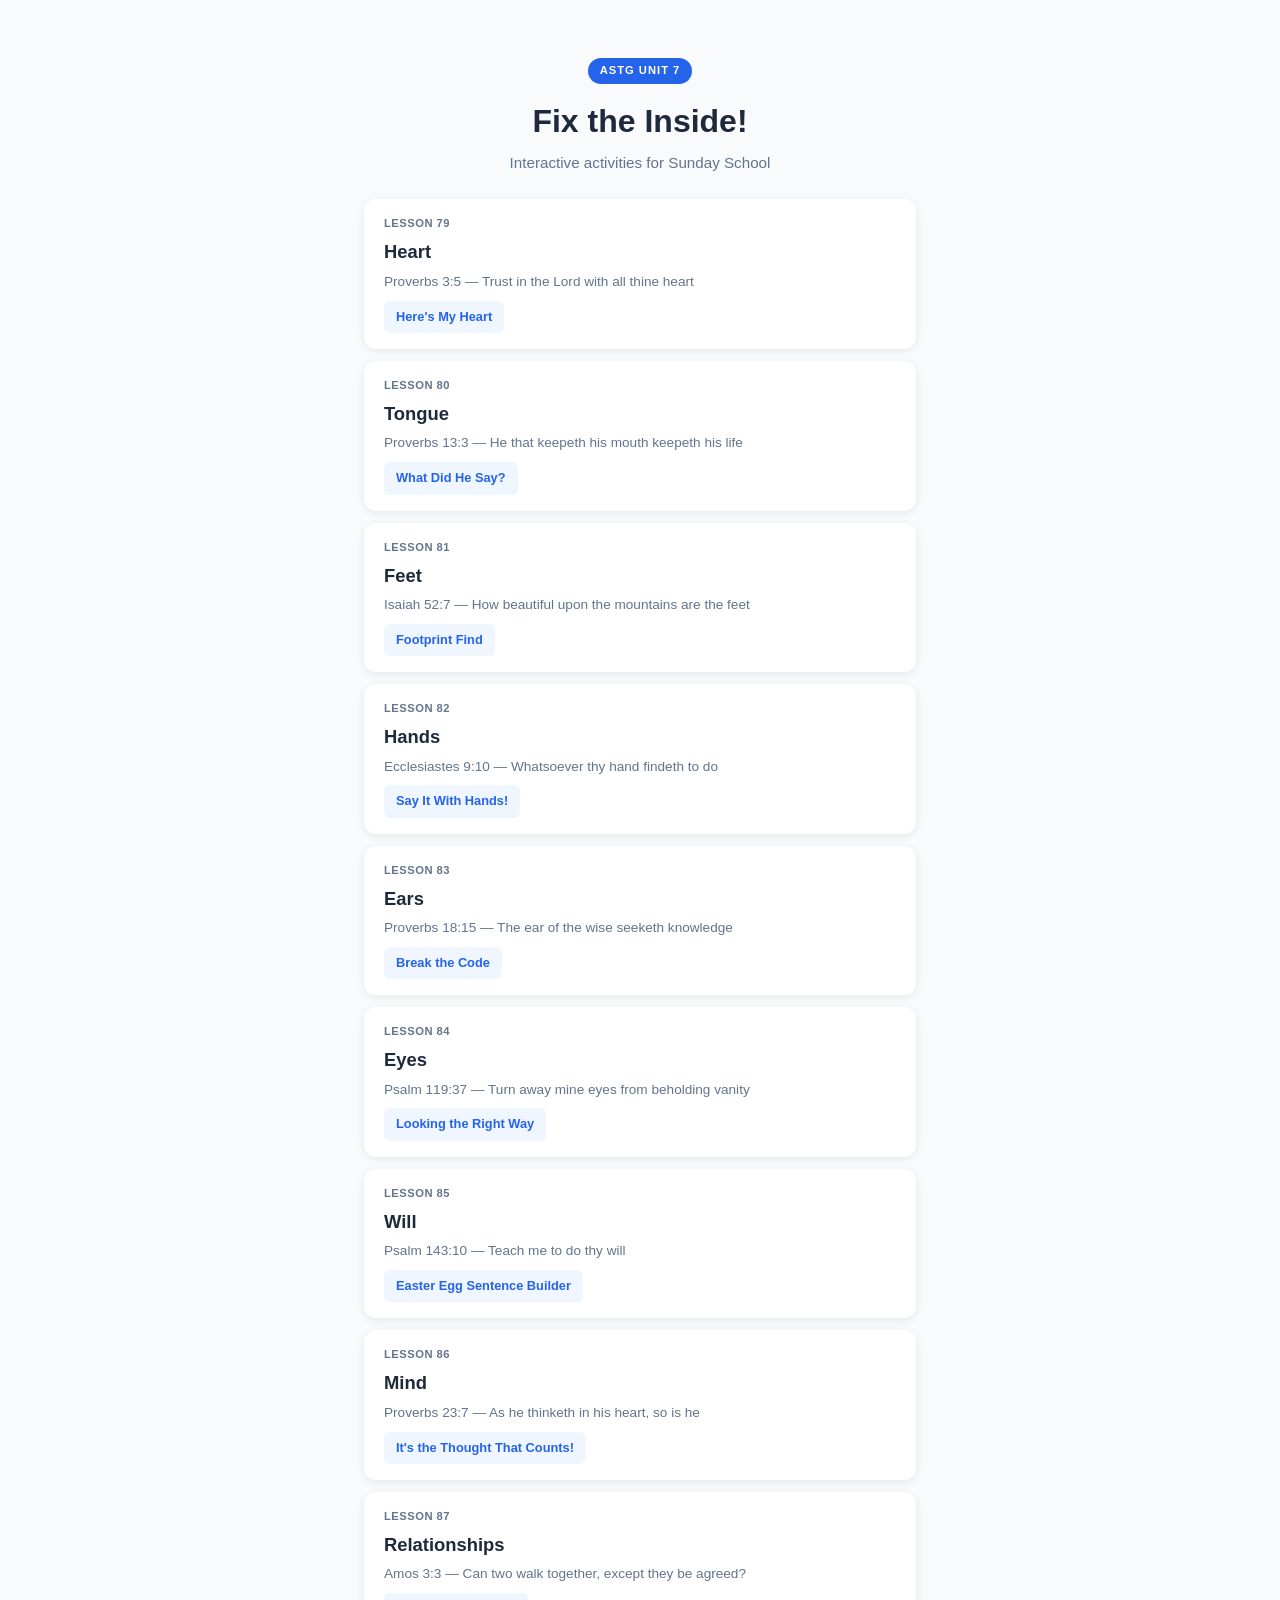
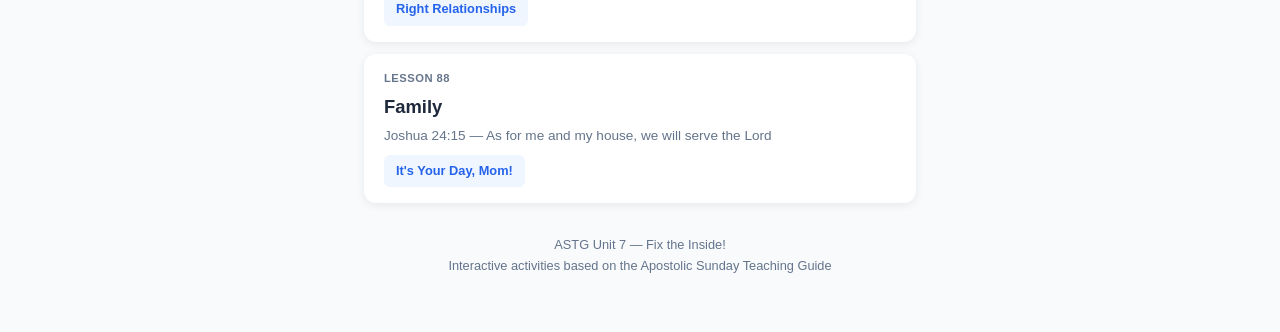
<file: index.html>
<!DOCTYPE html>
<html lang="en">
<head>
  <meta charset="UTF-8">
  <meta name="viewport" content="width=device-width, initial-scale=1.0">
  <title>Fix the Inside! — Sunday School Activities</title>
  <link rel="stylesheet" href="css/shared.css">
  <style>
    .hub-header {
      text-align: center;
      padding: 32px 0 24px;
    }

    .hub-header h1 {
      font-size: 2rem;
      margin-bottom: 4px;
    }

    .hub-header .subtitle {
      color: var(--text-light);
      font-size: 0.95rem;
    }

    .hub-header .unit-tag {
      display: inline-block;
      background: var(--primary);
      color: white;
      font-size: 0.7rem;
      font-weight: 600;
      padding: 4px 12px;
      border-radius: 20px;
      margin-bottom: 12px;
      text-transform: uppercase;
      letter-spacing: 1px;
    }

    .lesson-grid {
      display: flex;
      flex-direction: column;
      gap: 12px;
    }

    .lesson-card {
      background: var(--card-bg);
      border-radius: var(--radius);
      box-shadow: var(--shadow);
      padding: 16px 20px;
      transition: transform 0.15s, box-shadow 0.15s;
    }

    .lesson-card:hover {
      transform: translateY(-2px);
      box-shadow: 0 4px 16px rgba(0,0,0,0.12);
    }

    .lesson-card .lesson-num {
      font-size: 0.7rem;
      font-weight: 600;
      color: var(--text-light);
      text-transform: uppercase;
      letter-spacing: 0.5px;
    }

    .lesson-card h2 {
      font-size: 1.15rem;
      margin: 4px 0;
    }

    .lesson-card .body-part {
      font-size: 0.85rem;
      color: var(--text-light);
      margin-bottom: 8px;
    }

    .lesson-card .activities {
      display: flex;
      flex-wrap: wrap;
      gap: 6px;
    }

    .activity-link {
      display: inline-block;
      background: #eff6ff;
      color: var(--primary);
      font-size: 0.8rem;
      font-weight: 600;
      padding: 6px 12px;
      border-radius: 6px;
      text-decoration: none;
      transition: background 0.15s;
    }

    .activity-link:hover { background: #dbeafe; }

    .activity-link.coming-soon {
      background: #f1f5f9;
      color: var(--text-light);
      pointer-events: none;
    }

    .footer {
      text-align: center;
      padding: 32px 0;
      font-size: 0.8rem;
      color: var(--text-light);
    }
  </style>
</head>
<body>
  <div class="container" style="max-width: 600px;">
    <div class="hub-header">
      <span class="unit-tag">ASTG Unit 7</span>
      <h1>Fix the Inside!</h1>
      <p class="subtitle">Interactive activities for Sunday School</p>
    </div>

    <div class="lesson-grid">

      <div class="lesson-card">
        <div class="lesson-num">Lesson 79</div>
        <h2>Heart</h2>
        <div class="body-part">Proverbs 3:5 — Trust in the Lord with all thine heart</div>
        <div class="activities">
          <a href="lessons/79-heart/heres-my-heart.html" class="activity-link">Here's My Heart</a>
        </div>
      </div>

      <div class="lesson-card">
        <div class="lesson-num">Lesson 80</div>
        <h2>Tongue</h2>
        <div class="body-part">Proverbs 13:3 — He that keepeth his mouth keepeth his life</div>
        <div class="activities">
          <a href="lessons/80-tongue/what-did-he-say.html" class="activity-link">What Did He Say?</a>
        </div>
      </div>

      <div class="lesson-card">
        <div class="lesson-num">Lesson 81</div>
        <h2>Feet</h2>
        <div class="body-part">Isaiah 52:7 — How beautiful upon the mountains are the feet</div>
        <div class="activities">
          <a href="lessons/81-feet/footprint-find.html" class="activity-link">Footprint Find</a>
        </div>
      </div>

      <div class="lesson-card">
        <div class="lesson-num">Lesson 82</div>
        <h2>Hands</h2>
        <div class="body-part">Ecclesiastes 9:10 — Whatsoever thy hand findeth to do</div>
        <div class="activities">
          <a href="lessons/82-hands/say-it-with-hands.html" class="activity-link">Say It With Hands!</a>
        </div>
      </div>

      <div class="lesson-card">
        <div class="lesson-num">Lesson 83</div>
        <h2>Ears</h2>
        <div class="body-part">Proverbs 18:15 — The ear of the wise seeketh knowledge</div>
        <div class="activities">
          <a href="lessons/83-ears/break-the-code.html" class="activity-link">Break the Code</a>
        </div>
      </div>

      <div class="lesson-card">
        <div class="lesson-num">Lesson 84</div>
        <h2>Eyes</h2>
        <div class="body-part">Psalm 119:37 — Turn away mine eyes from beholding vanity</div>
        <div class="activities">
          <a href="lessons/84-eyes/looking-the-right-way.html" class="activity-link">Looking the Right Way</a>
        </div>
      </div>

      <div class="lesson-card">
        <div class="lesson-num">Lesson 85</div>
        <h2>Will</h2>
        <div class="body-part">Psalm 143:10 — Teach me to do thy will</div>
        <div class="activities">
          <a href="lessons/85-will/easter-egg-builder.html" class="activity-link">Easter Egg Sentence Builder</a>
        </div>
      </div>

      <div class="lesson-card">
        <div class="lesson-num">Lesson 86</div>
        <h2>Mind</h2>
        <div class="body-part">Proverbs 23:7 — As he thinketh in his heart, so is he</div>
        <div class="activities">
          <a href="lessons/86-mind/thought-that-counts.html" class="activity-link">It's the Thought That Counts!</a>
        </div>
      </div>

      <div class="lesson-card">
        <div class="lesson-num">Lesson 87</div>
        <h2>Relationships</h2>
        <div class="body-part">Amos 3:3 — Can two walk together, except they be agreed?</div>
        <div class="activities">
          <a href="lessons/87-relationships/right-relationships.html" class="activity-link">Right Relationships</a>
        </div>
      </div>

      <div class="lesson-card">
        <div class="lesson-num">Lesson 88</div>
        <h2>Family</h2>
        <div class="body-part">Joshua 24:15 — As for me and my house, we will serve the Lord</div>
        <div class="activities">
          <a href="lessons/88-family/special-mom.html" class="activity-link">It's Your Day, Mom!</a>
        </div>
      </div>

    </div>

    <div class="footer">
      ASTG Unit 7 — Fix the Inside!<br>
      Interactive activities based on the Apostolic Sunday Teaching Guide
    </div>
  </div>
</body>
</html>
</file>
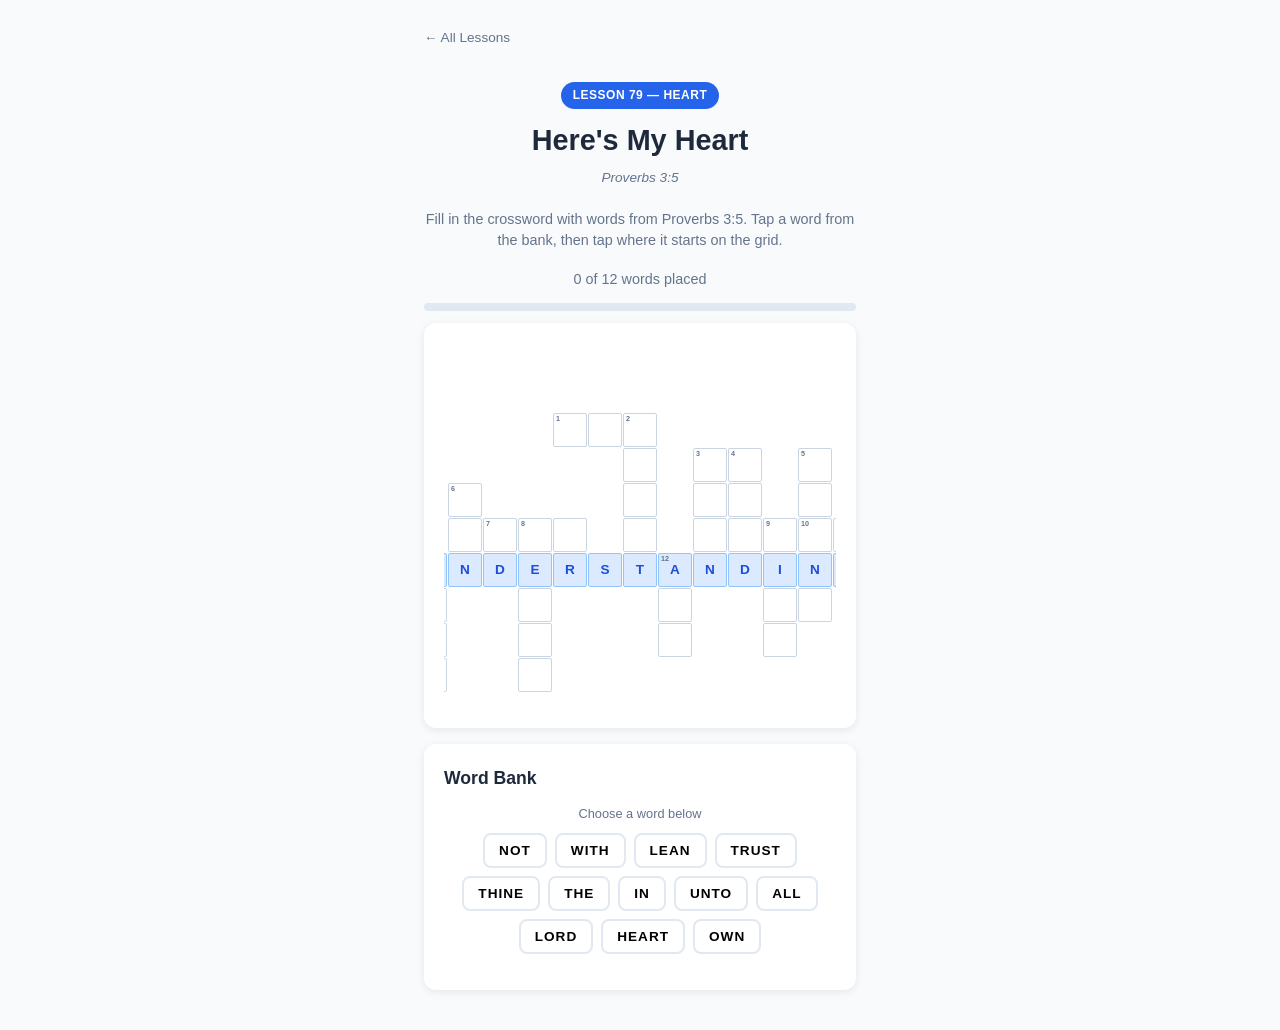
<file: lessons/79-heart/heres-my-heart.html>
<!DOCTYPE html>
<html lang="en">
<head>
  <meta charset="UTF-8">
  <meta name="viewport" content="width=device-width, initial-scale=1.0">
  <title>Here's My Heart — Lesson 79: Heart</title>
  <link rel="stylesheet" href="../../css/shared.css">
  <style>
    .intro-text {
      font-size: 0.9rem;
      color: var(--text-light);
      text-align: center;
      margin-bottom: 16px;
      line-height: 1.5;
    }

    /* Crossword Grid */
    .grid-wrapper {
      overflow-x: auto;
      -webkit-overflow-scrolling: touch;
      margin-bottom: 16px;
    }

    .crossword-grid {
      display: grid;
      grid-template-columns: repeat(13, minmax(0, 28px));
      gap: 1px;
      margin: 0 auto;
      justify-content: center;
    }

    .cell {
      aspect-ratio: 1;
      display: flex;
      align-items: center;
      justify-content: center;
      font-size: 0.7rem;
      font-weight: 700;
      text-transform: uppercase;
      user-select: none;
    }

    .cell.empty {
      background: transparent;
    }

    .cell.active {
      background: white;
      border: 1px solid #cbd5e1;
      border-radius: 2px;
      cursor: pointer;
      transition: background 0.15s;
    }

    .cell.active:hover {
      background: #f1f5f9;
    }

    .cell.prefilled {
      background: #dbeafe;
      border: 1px solid #93c5fd;
      border-radius: 2px;
      color: var(--primary-dark);
      font-weight: 800;
    }

    .cell.hint-letter {
      color: #93c5fd;
      font-weight: 600;
    }

    .cell.placed {
      background: #dcfce7;
      border: 1px solid #86efac;
      border-radius: 2px;
      color: var(--success);
      font-weight: 800;
    }

    .cell.target-start {
      box-shadow: 0 0 0 2px var(--primary);
      z-index: 1;
    }

    /* Cell number labels */
    .cell {
      position: relative;
    }

    .cell .cell-num {
      position: absolute;
      top: 1px;
      left: 2px;
      font-size: 0.4rem;
      font-weight: 600;
      color: var(--text-light);
      line-height: 1;
    }

    /* Word Bank */
    .word-bank {
      display: flex;
      flex-wrap: wrap;
      gap: 8px;
      justify-content: center;
      margin-bottom: 16px;
    }

    .word-chip {
      padding: 8px 14px;
      border: 2px solid var(--border);
      border-radius: 8px;
      background: white;
      font-size: 0.85rem;
      font-weight: 700;
      cursor: pointer;
      transition: all 0.15s;
      letter-spacing: 1px;
      text-transform: uppercase;
    }

    .word-chip:hover {
      border-color: var(--primary);
      background: #eff6ff;
    }

    .word-chip.selected {
      border-color: var(--primary);
      background: var(--primary);
      color: white;
    }

    .word-chip.done {
      border-color: var(--success);
      background: #dcfce7;
      color: var(--success);
      cursor: default;
      opacity: 0.6;
    }

    .instruction-text {
      font-size: 0.8rem;
      color: var(--text-light);
      text-align: center;
      margin-bottom: 8px;
      min-height: 1.2em;
    }

    /* Completion Screen */
    .completion-screen {
      text-align: center;
      padding: 30px 20px;
      display: none;
    }

    .completion-screen .big-icon {
      font-size: 3rem;
      margin-bottom: 12px;
    }

    .completion-screen h2 {
      margin-bottom: 8px;
    }

    .full-verse {
      background: #f0fdf4;
      border-left: 4px solid var(--success);
      padding: 16px;
      border-radius: 0 8px 8px 0;
      font-style: italic;
      margin: 16px 0;
      line-height: 1.7;
    }

    .full-verse .ref {
      display: block;
      text-align: right;
      font-style: normal;
      font-weight: 600;
      color: var(--text-light);
      margin-top: 8px;
    }

    @media (min-width: 600px) {
      .crossword-grid {
        grid-template-columns: repeat(13, 34px);
      }

      .cell {
        font-size: 0.85rem;
      }

      .cell .cell-num {
        font-size: 0.45rem;
      }
    }
  </style>
</head>
<body>
  <div class="container">
    <a href="../../index.html" class="back-link">&larr; All Lessons</a>

    <div class="activity-header">
      <span class="lesson-tag">Lesson 79 — Heart</span>
      <h1>Here's My Heart</h1>
      <p class="verse-ref">Proverbs 3:5</p>
    </div>

    <!-- Game Screen -->
    <div id="game-screen">
      <p class="intro-text">
        Fill in the crossword with words from Proverbs 3:5.
        Tap a word from the bank, then tap where it starts on the grid.
      </p>

      <div class="score-display">
        <span id="placed-count">0</span> of <span id="word-total">0</span> words placed
      </div>
      <div class="progress-bar"><div class="fill" style="width:0%"></div></div>

      <div class="card">
        <div class="grid-wrapper">
          <div class="crossword-grid" id="crossword-grid"></div>
        </div>
      </div>

      <div class="card">
        <h2>Word Bank</h2>
        <p class="instruction-text" id="instruction">Choose a word below</p>
        <div class="word-bank" id="word-bank"></div>
        <div class="feedback" id="feedback"></div>
      </div>
    </div>

    <!-- Completion Screen -->
    <div class="completion-screen" id="completion-screen">
      <div class="big-icon">&#10084;</div>
      <h2>Verse Complete!</h2>
      <p>You filled in the whole crossword!</p>

      <div class="full-verse">
        &ldquo;Trust in the Lord with all thine heart; and lean not unto thine own understanding.&rdquo;
        <span class="ref">&mdash; Proverbs 3:5</span>
      </div>

      <p class="intro-text">
        God wants all of our heart &mdash; not just part of it. When we trust Him
        completely and don&rsquo;t lean on our own understanding, He will direct our paths.
      </p>

      <button class="btn btn-primary btn-block" onclick="restart()">Try Again</button>
    </div>
  </div>

  <script src="../../js/shared.js"></script>
  <script>
    /* ========================================================
       Crossword Data
       ======================================================== */

    // 10 rows x 13 cols — null = empty, letter = active cell
    const SOLUTION = [
      [null,null,null,null,null,null,null,null,null,null,null,null,null],
      [null,null,null,null,null,null,null,null,null,null,null,null,null],
      [null,null,null,null,'N', 'O', 'T', null,null,null,null,null,null],
      [null,null,null,null,null,null,'R', null,'L', 'L', null,'T', null],
      [null,'O', null,null,null,null,'U', null,'E', 'O', null,'H', null],
      [null,'W', 'T', 'H', 'E', null,'S', null,'A', 'R', 'W', 'I', 'N'],
      ['U', 'N', 'D', 'E', 'R', 'S', 'T', 'A', 'N', 'D', 'I', 'N', 'G'],
      ['N', null,null,'A', null,null,null,'L', null,null,'T', 'E', null],
      ['T', null,null,'R', null,null,null,'L', null,null,'H', null,null],
      ['O', null,null,'T', null,null,null,null,null,null,null,null,null]
    ];

    // Word definitions: name, direction, startRow, startCol, letters
    const WORDS = [
      // Across
      { word: 'NOT',           dir: 'across', r: 2, c: 4  },
      { word: 'THE',           dir: 'across', r: 5, c: 2  },
      { word: 'UNDERSTANDING', dir: 'across', r: 6, c: 0, prefilled: true },
      { word: 'IN',            dir: 'across', r: 5, c: 11 },
      // Down
      { word: 'OWN',   dir: 'down', r: 4, c: 1  },
      { word: 'TRUST', dir: 'down', r: 2, c: 6  },
      { word: 'HEART', dir: 'down', r: 5, c: 3  },
      { word: 'LEAN',  dir: 'down', r: 3, c: 8  },
      { word: 'LORD',  dir: 'down', r: 3, c: 9  },
      { word: 'ALL',   dir: 'down', r: 6, c: 7  },
      { word: 'THINE', dir: 'down', r: 3, c: 11 },
      { word: 'WITH',  dir: 'down', r: 5, c: 10 },
      { word: 'UNTO',  dir: 'down', r: 6, c: 0  }
    ];

    const PLAYABLE = WORDS.filter(w => !w.prefilled);
    const TOTAL = PLAYABLE.length;

    /* ========================================================
       State
       ======================================================== */

    let selectedWord = null;  // word string currently picked from bank
    let placedWords = new Set();
    let cellElements = [];    // 2D array [row][col] of DOM elements

    /* ========================================================
       Build Grid
       ======================================================== */

    function buildGrid() {
      const grid = document.getElementById('crossword-grid');
      grid.innerHTML = '';
      cellElements = [];

      // Determine which cells are starting cells for numbering
      const startCells = {};
      let num = 0;
      // Assign numbers in reading order (left-right, top-bottom)
      for (let r = 0; r < 10; r++) {
        for (let c = 0; c < 13; c++) {
          const isStart = WORDS.some(w => w.r === r && w.c === c);
          if (isStart && SOLUTION[r][c] !== null) {
            num++;
            startCells[r + ',' + c] = num;
          }
        }
      }

      for (let r = 0; r < 10; r++) {
        cellElements[r] = [];
        for (let c = 0; c < 13; c++) {
          const cell = document.createElement('div');
          cell.className = 'cell';
          cell.dataset.row = r;
          cell.dataset.col = c;

          if (SOLUTION[r][c] === null) {
            cell.classList.add('empty');
          } else {
            cell.classList.add('active');

            // Number label
            const key = r + ',' + c;
            if (startCells[key]) {
              const numSpan = document.createElement('span');
              numSpan.className = 'cell-num';
              numSpan.textContent = startCells[key];
              cell.appendChild(numSpan);
            }

            // Pre-filled (UNDERSTANDING)
            if (r === 6) {
              cell.classList.remove('active');
              cell.classList.add('prefilled');
              cell.textContent = '';
              // Re-add number if present
              if (startCells[key]) {
                cell.innerHTML = '';
                const numSpan = document.createElement('span');
                numSpan.className = 'cell-num';
                numSpan.textContent = startCells[key];
                cell.appendChild(numSpan);
              }
              const letterSpan = document.createTextNode(SOLUTION[r][c]);
              cell.appendChild(letterSpan);
            }

            // Click handler for placing words
            cell.addEventListener('click', () => onCellClick(r, c));
          }

          grid.appendChild(cell);
          cellElements[r][c] = cell;
        }
      }

      // Show hint letters: crossing letters from UNDERSTANDING in down words
      showHintLetters();
    }

    function showHintLetters() {
      // For each playable word, check if any of its cells lie on row 6
      // (the UNDERSTANDING row). Those cells already show the letter
      // as prefilled. For down words that cross row 6, the crossing cell
      // is prefilled. But we also want to show hints in the DOWN word
      // cells that are on row 6 — those are already prefilled, so the
      // hint is inherently visible.
      //
      // Additionally, show hint letters in cells where two non-prefilled
      // words cross, once one of them has been placed.
      //
      // On initial load, the only hints are crossing letters from
      // UNDERSTANDING, which are already shown as prefilled cells.
      // No additional hint rendering needed for initial state.
    }

    /* ========================================================
       Word Bank
       ======================================================== */

    function buildWordBank() {
      const bank = document.getElementById('word-bank');
      bank.innerHTML = '';

      const shuffled = SSA.shuffle(PLAYABLE.map(w => w.word));

      shuffled.forEach(word => {
        const chip = document.createElement('button');
        chip.className = 'word-chip';
        chip.textContent = word;
        chip.id = 'chip-' + word;
        chip.addEventListener('click', () => onWordSelect(word, chip));
        bank.appendChild(chip);
      });
    }

    /* ========================================================
       Interaction
       ======================================================== */

    function onWordSelect(word, chipEl) {
      if (placedWords.has(word)) return;

      // Deselect previous
      document.querySelectorAll('.word-chip.selected').forEach(el => {
        el.classList.remove('selected');
      });

      // Clear any highlighted start cells
      clearTargetHighlights();

      selectedWord = word;
      chipEl.classList.add('selected');
      document.getElementById('instruction').textContent =
        'Now tap where "' + word + '" starts on the grid';

      // Highlight possible start cells for this word
      highlightStartCells(word);
    }

    function highlightStartCells(word) {
      // Find all word definitions matching this word that haven't been placed
      const matches = PLAYABLE.filter(w => w.word === word && !placedWords.has(word));
      matches.forEach(w => {
        const cell = cellElements[w.r][w.c];
        cell.classList.add('target-start');
      });
    }

    function clearTargetHighlights() {
      document.querySelectorAll('.cell.target-start').forEach(el => {
        el.classList.remove('target-start');
      });
    }

    function onCellClick(r, c) {
      if (!selectedWord) {
        document.getElementById('instruction').textContent =
          'Choose a word from the bank first';
        return;
      }

      // Check if this cell is the correct start for the selected word
      const match = PLAYABLE.find(w =>
        w.word === selectedWord && w.r === r && w.c === c
      );

      if (match) {
        placeWord(match);
      } else {
        SSA.showFeedback(
          document.getElementById('feedback'),
          false,
          'Try a different spot!'
        );
      }
    }

    function placeWord(wordDef) {
      const { word, dir, r, c } = wordDef;

      // Fill in cells
      for (let i = 0; i < word.length; i++) {
        const cr = dir === 'down' ? r + i : r;
        const cc = dir === 'across' ? c + i : c;
        const cell = cellElements[cr][cc];

        // Don't overwrite prefilled cells
        if (!cell.classList.contains('prefilled')) {
          cell.classList.remove('active');
          cell.classList.remove('hint-letter');
          cell.classList.add('placed');

          // Preserve the number span if present
          const numSpan = cell.querySelector('.cell-num');
          cell.textContent = word[i];
          if (numSpan) {
            cell.textContent = '';
            cell.appendChild(numSpan);
            cell.appendChild(document.createTextNode(word[i]));
          }
        }
      }

      // Update crossing cells — if placing this word reveals a letter
      // shared with another unplaced word, show it as a hint
      updateCrossingHints(wordDef);

      // Mark word as placed
      placedWords.add(word);

      // Update bank chip
      const chip = document.getElementById('chip-' + word);
      if (chip) {
        chip.classList.remove('selected');
        chip.classList.add('done');
      }

      // Reset selection
      selectedWord = null;
      clearTargetHighlights();

      // Update progress
      const count = placedWords.size;
      document.getElementById('placed-count').textContent = count;
      SSA.updateProgress(
        document.querySelector('.progress-bar'),
        count, TOTAL
      );

      document.getElementById('instruction').textContent = 'Choose a word below';

      SSA.showFeedback(
        document.getElementById('feedback'),
        true,
        '"' + word + '" placed!'
      );

      // Check completion
      if (count === TOTAL) {
        setTimeout(() => showCompletion(), 2500);
      }
    }

    function updateCrossingHints(placedWordDef) {
      const { word, dir, r, c } = placedWordDef;

      // For each cell in the placed word, check if any unplaced word
      // crosses through that cell. If so, show the letter as a hint.
      for (let i = 0; i < word.length; i++) {
        const cr = dir === 'down' ? r + i : r;
        const cc = dir === 'across' ? c + i : c;

        // Find other words that pass through this cell
        PLAYABLE.forEach(other => {
          if (other.word === word) return;
          if (placedWords.has(other.word)) return;

          for (let j = 0; j < other.word.length; j++) {
            const or = other.dir === 'down' ? other.r + j : other.r;
            const oc = other.dir === 'across' ? other.c + j : other.c;

            if (or === cr && oc === cc) {
              const cell = cellElements[or][oc];
              // Only add hint if cell isn't already placed or prefilled
              if (!cell.classList.contains('placed') &&
                  !cell.classList.contains('prefilled')) {
                cell.classList.add('hint-letter');
                const numSpan = cell.querySelector('.cell-num');
                cell.textContent = SOLUTION[or][oc];
                if (numSpan) {
                  cell.textContent = '';
                  cell.appendChild(numSpan);
                  cell.appendChild(document.createTextNode(SOLUTION[or][oc]));
                }
              }
            }
          }
        });
      }
    }

    /* ========================================================
       Completion
       ======================================================== */

    function showCompletion() {
      document.getElementById('game-screen').style.display = 'none';
      document.getElementById('completion-screen').style.display = 'block';
    }

    function restart() {
      document.getElementById('completion-screen').style.display = 'none';
      document.getElementById('game-screen').style.display = 'block';

      selectedWord = null;
      placedWords = new Set();
      document.getElementById('placed-count').textContent = '0';
      document.getElementById('instruction').textContent = 'Choose a word below';

      SSA.updateProgress(
        document.querySelector('.progress-bar'),
        0, TOTAL
      );

      buildGrid();
      buildWordBank();
    }

    /* ========================================================
       Init
       ======================================================== */

    function init() {
      document.getElementById('word-total').textContent = TOTAL;
      buildGrid();
      buildWordBank();
    }

    init();
  </script>
</body>
</html>
</file>
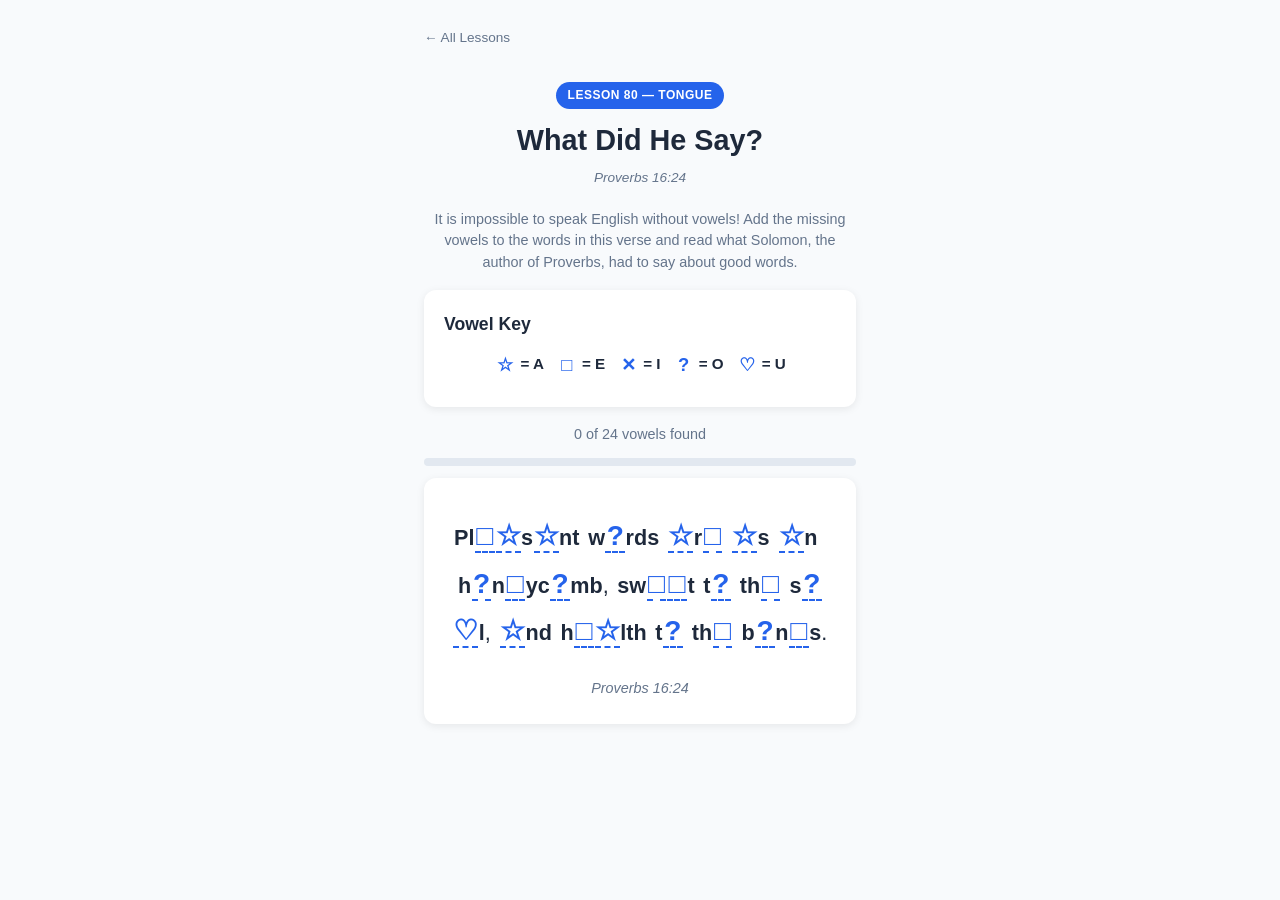
<file: lessons/80-tongue/what-did-he-say.html>
<!DOCTYPE html>
<html lang="en">
<head>
  <meta charset="UTF-8">
  <meta name="viewport" content="width=device-width, initial-scale=1.0">
  <title>What Did He Say? — Lesson 80: Tongue</title>
  <link rel="stylesheet" href="../../css/shared.css">
  <style>
    .intro-text {
      font-size: 0.9rem;
      color: var(--text-light);
      text-align: center;
      margin-bottom: 16px;
      line-height: 1.5;
    }

    /* Legend / Key Card */
    .legend {
      display: flex;
      justify-content: center;
      gap: 12px;
      flex-wrap: wrap;
      margin-bottom: 8px;
    }

    .legend-item {
      display: flex;
      align-items: center;
      gap: 4px;
      font-size: 0.95rem;
      font-weight: 600;
    }

    .legend-symbol {
      color: var(--primary);
      font-size: 1.15rem;
      min-width: 1.2em;
      text-align: center;
    }

    .legend-letter {
      color: var(--text);
    }

    /* Verse Display */
    .verse-area {
      font-size: 1.35rem;
      line-height: 2.2;
      text-align: center;
      padding: 16px 8px;
      word-spacing: 4px;
      user-select: none;
    }

    .consonant {
      font-weight: 600;
    }

    .vowel-slot {
      display: inline-block;
      cursor: pointer;
      color: var(--primary);
      font-size: 1.3em;
      font-weight: 700;
      line-height: 1;
      vertical-align: baseline;
      transition: transform 0.15s, color 0.2s;
      position: relative;
      min-width: 0.7em;
      text-align: center;
      border-bottom: 2px dashed var(--primary);
      padding-bottom: 1px;
      margin: 0 0.5px;
    }

    .vowel-slot:active {
      transform: scale(1.2);
    }

    .vowel-slot.solved {
      color: var(--text);
      font-size: 1em;
      font-weight: 600;
      border-bottom: none;
      cursor: default;
      animation: revealFlash 0.5s ease;
    }

    .vowel-slot.wrong {
      animation: wrongShake 0.4s ease;
    }

    @keyframes revealFlash {
      0% { background: rgba(22, 163, 74, 0.35); }
      100% { background: transparent; }
    }

    @keyframes wrongShake {
      0%, 100% { transform: translateX(0); color: var(--primary); }
      20% { transform: translateX(-3px); color: var(--error); }
      40% { transform: translateX(3px); color: var(--error); }
      60% { transform: translateX(-3px); color: var(--error); }
      80% { transform: translateX(2px); color: var(--error); }
    }

    .legend-item.hint-pulse {
      animation: legendPulse 0.5s ease-in-out 3;
      border-radius: 6px;
    }

    @keyframes legendPulse {
      0%, 100% { background: transparent; }
      50% { background: #fef3c7; }
    }

    .verse-ref-bottom {
      text-align: center;
      font-style: italic;
      color: var(--text-light);
      font-size: 0.9rem;
      margin-top: 4px;
      padding-bottom: 4px;
    }

    .punctuation {
      /* just for clarity in code */
    }

    .space-char {
      display: inline-block;
      width: 0.4em;
    }

    /* Vowel Selector Popup */
    .vowel-popup {
      position: absolute;
      display: none;
      background: var(--card-bg);
      border-radius: 10px;
      box-shadow: 0 4px 20px rgba(0,0,0,0.18);
      padding: 6px;
      gap: 4px;
      z-index: 100;
      flex-direction: row;
      border: 2px solid var(--primary);
    }

    .vowel-popup.visible {
      display: flex;
    }

    .vowel-popup-btn {
      width: 42px;
      height: 42px;
      border: 1px solid var(--border);
      border-radius: 8px;
      background: white;
      font-size: 1.15rem;
      font-weight: 700;
      cursor: pointer;
      transition: background 0.12s, transform 0.1s;
      color: var(--text);
    }

    .vowel-popup-btn:hover {
      background: #dbeafe;
    }

    .vowel-popup-btn:active {
      transform: scale(0.93);
      background: #bfdbfe;
    }

    /* Overlay to catch outside clicks */
    .popup-overlay {
      position: fixed;
      top: 0; left: 0; right: 0; bottom: 0;
      z-index: 99;
      display: none;
    }

    .popup-overlay.visible {
      display: block;
    }

    /* Completion Screen */
    .completion-screen {
      text-align: center;
      padding: 30px 20px;
      display: none;
    }

    .completion-screen .big-icon { font-size: 3rem; margin-bottom: 12px; }
    .completion-screen h2 { margin-bottom: 8px; }

    .full-verse {
      background: #f0fdf4;
      border-left: 4px solid var(--success);
      padding: 16px;
      border-radius: 0 8px 8px 0;
      font-style: italic;
      margin: 16px 0;
      line-height: 1.7;
    }

    .full-verse .ref {
      display: block;
      text-align: right;
      font-style: normal;
      font-weight: 600;
      color: var(--text-light);
      margin-top: 8px;
    }

    .completion-message {
      font-size: 0.9rem;
      color: var(--text-light);
      line-height: 1.6;
      margin: 16px 0;
    }
  </style>
</head>
<body>
  <div class="container">
    <a href="../../index.html" class="back-link">&larr; All Lessons</a>

    <div class="activity-header">
      <span class="lesson-tag">Lesson 80 — Tongue</span>
      <h1>What Did He Say?</h1>
      <p class="verse-ref">Proverbs 16:24</p>
    </div>

    <!-- Game Screen -->
    <div id="game-screen">
      <p class="intro-text">
        It is impossible to speak English without vowels! Add the missing vowels
        to the words in this verse and read what Solomon, the author of Proverbs,
        had to say about good words.
      </p>

      <div class="card">
        <h2>Vowel Key</h2>
        <div class="legend">
          <div class="legend-item"><span class="legend-symbol">&#9734;</span> <span class="legend-letter">= A</span></div>
          <div class="legend-item"><span class="legend-symbol">&#9633;</span> <span class="legend-letter">= E</span></div>
          <div class="legend-item"><span class="legend-symbol">&#10005;</span> <span class="legend-letter">= I</span></div>
          <div class="legend-item"><span class="legend-symbol">?</span> <span class="legend-letter">= O</span></div>
          <div class="legend-item"><span class="legend-symbol">&#9825;</span> <span class="legend-letter">= U</span></div>
        </div>
      </div>

      <div class="score-display">
        <span id="progress-text">0 of 0 vowels found</span>
      </div>
      <div class="progress-bar"><div class="fill" style="width:0%"></div></div>

      <div class="card">
        <div class="verse-area" id="verse-area"></div>
        <div class="verse-ref-bottom">Proverbs 16:24</div>
      </div>

      <div id="feedback" class="feedback"></div>
    </div>

    <!-- Vowel Selector Popup -->
    <div class="popup-overlay" id="popup-overlay"></div>
    <div class="vowel-popup" id="vowel-popup">
      <button class="vowel-popup-btn" data-vowel="A">A</button>
      <button class="vowel-popup-btn" data-vowel="E">E</button>
      <button class="vowel-popup-btn" data-vowel="I">I</button>
      <button class="vowel-popup-btn" data-vowel="O">O</button>
      <button class="vowel-popup-btn" data-vowel="U">U</button>
    </div>

    <!-- Completion Screen -->
    <div class="completion-screen" id="completion-screen">
      <div class="big-icon">&#x1F41D;</div>
      <h2>Message Decoded!</h2>

      <div class="full-verse">
        &ldquo;Pleasant words are as an honeycomb, sweet to the soul, and health to the bones.&rdquo;
        <span class="ref">&mdash; Proverbs 16:24</span>
      </div>

      <p class="completion-message">
        Solomon tells us that kind, pleasant words are like honey &mdash; sweet and healing.
        What comes out of our mouths reveals what is in our hearts. Let&rsquo;s use our tongues
        to speak words that bless others!
      </p>

      <button class="btn btn-primary btn-block" onclick="restart()">Try Again</button>
    </div>
  </div>

  <script src="../../js/shared.js"></script>
  <script>
    const VERSE = 'Pleasant words are as an honeycomb, sweet to the soul, and health to the bones.';
    const VOWELS = 'AEIOU';
    const SYMBOL_MAP = {
      A: '\u2606', // ☆
      E: '\u25A1', // □
      I: '\u2715', // ✕
      O: '?',      // ?
      U: '\u2661'  // ♡
    };

    let vowelSlots = [];
    let solved = 0;
    let totalVowels = 0;
    let activeSlot = null;

    const popup = document.getElementById('vowel-popup');
    const overlay = document.getElementById('popup-overlay');

    function init() {
      buildVerse();
      updateProgressDisplay();
      bindPopupButtons();
      bindOverlay();
    }

    function buildVerse() {
      const area = document.getElementById('verse-area');
      area.innerHTML = '';
      vowelSlots = [];
      solved = 0;
      totalVowels = 0;

      for (let i = 0; i < VERSE.length; i++) {
        const ch = VERSE[i];
        const upper = ch.toUpperCase();

        if (VOWELS.includes(upper)) {
          // This character is a vowel — create a tappable symbol
          const span = document.createElement('span');
          span.className = 'vowel-slot';
          span.textContent = SYMBOL_MAP[upper];
          span.dataset.answer = upper;
          span.dataset.index = totalVowels;
          span.addEventListener('click', onSlotTap);
          area.appendChild(span);
          vowelSlots.push(span);
          totalVowels++;
        } else if (ch === ' ') {
          const sp = document.createElement('span');
          sp.className = 'space-char';
          sp.innerHTML = ' ';
          area.appendChild(sp);
        } else {
          // Consonant or punctuation
          const span = document.createElement('span');
          span.className = ch.match(/[a-zA-Z]/) ? 'consonant' : 'punctuation';
          span.textContent = ch;
          area.appendChild(span);
        }
      }
    }

    function onSlotTap(e) {
      const slot = e.currentTarget;
      if (slot.classList.contains('solved')) return;

      activeSlot = slot;
      positionPopup(slot);
      popup.classList.add('visible');
      overlay.classList.add('visible');
    }

    function positionPopup(slot) {
      const rect = slot.getBoundingClientRect();
      const containerRect = document.querySelector('.container').getBoundingClientRect();
      const popupWidth = 230; // approximate: 5 buttons * 42px + gaps + padding

      // Position above the tapped symbol
      let left = rect.left + rect.width / 2 - popupWidth / 2;
      let top = rect.top - 56;

      // Keep within viewport horizontally
      const margin = 8;
      if (left < margin) left = margin;
      if (left + popupWidth > window.innerWidth - margin) {
        left = window.innerWidth - margin - popupWidth;
      }

      // If too close to top, position below instead
      if (top < margin) {
        top = rect.bottom + 8;
      }

      popup.style.left = left + 'px';
      popup.style.top = top + 'px';
      popup.style.position = 'fixed';
    }

    function bindPopupButtons() {
      const btns = popup.querySelectorAll('.vowel-popup-btn');
      btns.forEach(btn => {
        btn.addEventListener('click', () => {
          if (!activeSlot) return;
          const chosen = btn.dataset.vowel;
          const answer = activeSlot.dataset.answer;
          closePopup();

          if (chosen === answer) {
            // Correct
            activeSlot.textContent = VERSE[findOriginalIndex(activeSlot)];
            activeSlot.classList.add('solved');
            activeSlot.removeEventListener('click', onSlotTap);
            solved++;
            updateProgressDisplay();

            if (solved === totalVowels) {
              setTimeout(showCompletion, 600);
            }
          } else {
            // Wrong — track attempts
            var wrongCount = parseInt(activeSlot.dataset.wrong || '0') + 1;
            activeSlot.dataset.wrong = String(wrongCount);
            activeSlot.classList.add('wrong');

            if (wrongCount >= 2) {
              var vowelIdx = 'AEIOU'.indexOf(answer);
              var items = document.querySelectorAll('.legend-item');
              if (items[vowelIdx]) {
                items[vowelIdx].classList.add('hint-pulse');
                setTimeout(function() { items[vowelIdx].classList.remove('hint-pulse'); }, 2000);
              }
              SSA.showFeedback(
                document.getElementById('feedback'),
                false,
                'Check the Vowel Key — find this symbol!'
              );
            } else {
              SSA.showFeedback(
                document.getElementById('feedback'),
                false,
                'Not that vowel — try again!'
              );
            }
            setTimeout(() => {
              activeSlot.classList.remove('wrong');
            }, 450);
          }

          activeSlot = null;
        });
      });
    }

    function findOriginalIndex(slot) {
      // Find the position in the original VERSE string for this vowel slot
      let vowelCount = 0;
      const targetIndex = parseInt(slot.dataset.index);
      for (let i = 0; i < VERSE.length; i++) {
        if (VOWELS.includes(VERSE[i].toUpperCase())) {
          if (vowelCount === targetIndex) return i;
          vowelCount++;
        }
      }
      return 0;
    }

    function bindOverlay() {
      overlay.addEventListener('click', closePopup);
    }

    function closePopup() {
      popup.classList.remove('visible');
      overlay.classList.remove('visible');
    }

    function updateProgressDisplay() {
      document.getElementById('progress-text').textContent =
        solved + ' of ' + totalVowels + ' vowels found';
      SSA.updateProgress(
        document.querySelector('.progress-bar'),
        solved, totalVowels
      );
    }

    function showCompletion() {
      document.getElementById('game-screen').style.display = 'none';
      document.getElementById('completion-screen').style.display = 'block';
      SSA.updateProgress(
        document.querySelector('.progress-bar'),
        totalVowels, totalVowels
      );
    }

    function restart() {
      document.getElementById('completion-screen').style.display = 'none';
      document.getElementById('game-screen').style.display = 'block';
      init();
    }

    init();
  </script>
</body>
</html>
</file>
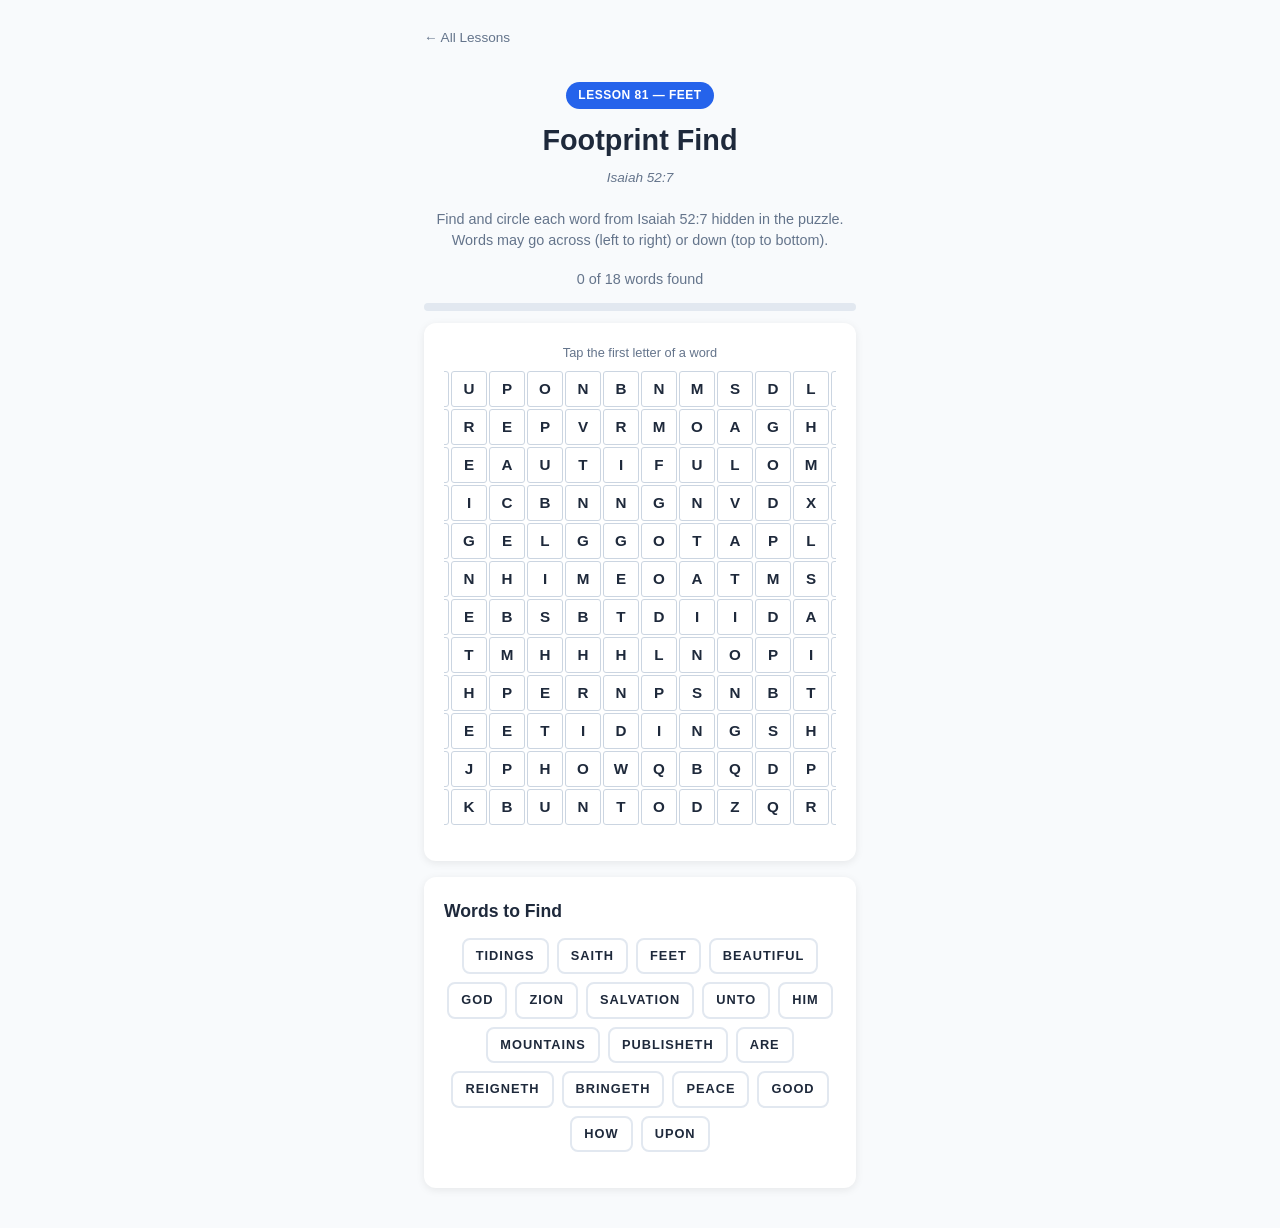
<file: lessons/81-feet/footprint-find.html>
<!DOCTYPE html>
<html lang="en">
<head>
  <meta charset="UTF-8">
  <meta name="viewport" content="width=device-width, initial-scale=1.0">
  <title>Footprint Find — Lesson 81: Feet</title>
  <link rel="stylesheet" href="../../css/shared.css">
  <style>
    .intro-text {
      font-size: 0.9rem;
      color: var(--text-light);
      text-align: center;
      margin-bottom: 16px;
      line-height: 1.5;
    }

    /* Word Search Grid */
    .grid-wrapper {
      overflow-x: auto;
      -webkit-overflow-scrolling: touch;
      margin-bottom: 16px;
    }

    .ws-grid {
      display: grid;
      grid-template-columns: repeat(12, minmax(0, 30px));
      gap: 2px;
      margin: 0 auto;
      justify-content: center;
      user-select: none;
    }

    .ws-cell {
      aspect-ratio: 1;
      display: flex;
      align-items: center;
      justify-content: center;
      font-size: 0.85rem;
      font-weight: 700;
      text-transform: uppercase;
      background: white;
      border: 1px solid #cbd5e1;
      border-radius: 3px;
      cursor: pointer;
      transition: background 0.15s, border-color 0.15s;
    }

    .ws-cell:hover {
      background: #f1f5f9;
    }

    .ws-cell.selected {
      background: #dbeafe;
      border-color: var(--primary);
    }

    .ws-cell.start-cell {
      background: #bfdbfe;
      border-color: var(--primary);
      box-shadow: 0 0 0 2px rgba(37, 99, 235, 0.3);
    }

    .ws-cell.found {
      background: #dcfce7;
      border-color: #86efac;
      color: var(--success);
    }

    .ws-cell.invalid-flash {
      background: #fef2f2;
      border-color: var(--error);
    }

    /* Word List */
    .word-list {
      display: flex;
      flex-wrap: wrap;
      gap: 8px;
      justify-content: center;
      margin-bottom: 16px;
    }

    .word-tag {
      padding: 6px 12px;
      border: 2px solid var(--border);
      border-radius: 8px;
      background: white;
      font-size: 0.8rem;
      font-weight: 700;
      letter-spacing: 1px;
      text-transform: uppercase;
      transition: all 0.3s;
    }

    .word-tag.found {
      border-color: var(--success);
      background: #dcfce7;
      color: var(--success);
      text-decoration: line-through;
    }

    /* Completion Screen */
    .completion-screen {
      text-align: center;
      padding: 30px 20px;
      display: none;
    }

    .completion-screen .big-icon {
      font-size: 3rem;
      margin-bottom: 12px;
    }

    .completion-screen h2 {
      margin-bottom: 8px;
    }

    .full-verse {
      background: #f0fdf4;
      border-left: 4px solid var(--success);
      padding: 16px;
      border-radius: 0 8px 8px 0;
      font-style: italic;
      margin: 16px 0;
      line-height: 1.7;
    }

    .full-verse .ref {
      display: block;
      text-align: right;
      font-style: normal;
      font-weight: 600;
      color: var(--text-light);
      margin-top: 8px;
    }

    .selection-hint {
      font-size: 0.8rem;
      color: var(--text-light);
      text-align: center;
      margin-bottom: 8px;
      min-height: 1.2em;
    }

    @media (min-width: 600px) {
      .ws-grid {
        grid-template-columns: repeat(12, 36px);
      }

      .ws-cell {
        font-size: 0.95rem;
      }
    }
  </style>
</head>
<body>
  <div class="container">
    <a href="../../index.html" class="back-link">&larr; All Lessons</a>

    <div class="activity-header">
      <span class="lesson-tag">Lesson 81 &mdash; Feet</span>
      <h1>Footprint Find</h1>
      <p class="verse-ref">Isaiah 52:7</p>
    </div>

    <!-- Game Screen -->
    <div id="game-screen">
      <p class="intro-text">
        Find and circle each word from Isaiah 52:7 hidden in the puzzle.
        Words may go across (left to right) or down (top to bottom).
      </p>

      <div class="score-display">
        <span id="found-count">0</span> of <span id="word-total">0</span> words found
      </div>
      <div class="progress-bar"><div class="fill" style="width:0%"></div></div>

      <div class="card">
        <p class="selection-hint" id="selection-hint">Tap the first letter of a word</p>
        <div class="grid-wrapper">
          <div class="ws-grid" id="ws-grid"></div>
        </div>
        <div class="feedback" id="feedback"></div>
      </div>

      <div class="card">
        <h2>Words to Find</h2>
        <div class="word-list" id="word-list"></div>
      </div>
    </div>

    <!-- Completion Screen -->
    <div class="completion-screen" id="completion-screen">
      <div class="big-icon">&#x1F463;</div>
      <h2>All Words Found!</h2>
      <p>You found every word from Isaiah 52:7!</p>

      <div class="full-verse">
        &ldquo;How beautiful upon the mountains are the feet of him that bringeth good tidings, that publisheth peace; that bringeth good tidings of good, that publisheth salvation; that saith unto Zion, Thy God reigneth!&rdquo;
        <span class="ref">&mdash; Isaiah 52:7</span>
      </div>

      <p class="intro-text">
        God calls our feet beautiful when we use them to carry the
        good news of the Gospel to others. Let us go and share
        the good tidings of salvation!
      </p>

      <button class="btn btn-primary btn-block" onclick="restart()">Play Again</button>
    </div>
  </div>

  <script src="../../js/shared.js"></script>
  <script>
    /* ========================================================
       Word Search — Footprint Find
       Isaiah 52:7
       ======================================================== */

    const GRID_SIZE = 12;

    const WORDS = [
      'BEAUTIFUL', 'MOUNTAINS', 'BRINGETH', 'REIGNETH',
      'PUBLISHETH', 'SALVATION', 'TIDINGS', 'PEACE',
      'SAITH', 'UPON', 'GOOD', 'FEET',
      'ZION', 'UNTO', 'HOW', 'ARE',
      'HIM', 'GOD'
    ];

    /* --------------------------------------------------------
       Grid Generation (deterministic with seeded RNG)
       -------------------------------------------------------- */

    // Simple seeded pseudo-random number generator (mulberry32)
    function mulberry32(seed) {
      return function() {
        seed |= 0;
        seed = seed + 0x6D2B79F5 | 0;
        let t = Math.imul(seed ^ seed >>> 15, 1 | seed);
        t = t + Math.imul(t ^ t >>> 7, 61 | t) ^ t;
        return ((t ^ t >>> 14) >>> 0) / 4294967296;
      };
    }

    let rng = mulberry32(52007); // Seed from Isaiah 52:7

    function buildGrid() {
      rng = mulberry32(52007); // Reset seed for deterministic results

      const grid = Array.from({ length: GRID_SIZE }, () =>
        Array(GRID_SIZE).fill(null)
      );
      const placements = []; // { word, dir, row, col }

      // Sort words by length (longest first) for best placement
      const sorted = [...WORDS].sort((a, b) => b.length - a.length);

      for (const word of sorted) {
        const placed = tryPlaceWord(grid, word, placements);
        if (!placed) {
          // Fallback: should not happen with a 12x12 grid and these words
          console.warn('Could not place word:', word);
        }
      }

      // Fill empty cells with random consonants (to reduce false matches)
      const fillers = 'BCDFGHJKLMNPQRSTVWXYZ';
      for (let r = 0; r < GRID_SIZE; r++) {
        for (let c = 0; c < GRID_SIZE; c++) {
          if (grid[r][c] === null) {
            grid[r][c] = fillers[Math.floor(rng() * fillers.length)];
          }
        }
      }

      return { grid, placements };
    }

    function tryPlaceWord(grid, word, placements) {
      // Collect all valid positions, score them, pick the best
      const candidates = [];

      for (let dir = 0; dir < 2; dir++) { // 0 = across, 1 = down
        const maxR = dir === 1 ? GRID_SIZE - word.length : GRID_SIZE;
        const maxC = dir === 0 ? GRID_SIZE - word.length : GRID_SIZE;

        for (let r = 0; r < maxR; r++) {
          for (let c = 0; c < maxC; c++) {
            let valid = true;
            let overlaps = 0;

            for (let i = 0; i < word.length; i++) {
              const cr = dir === 1 ? r + i : r;
              const cc = dir === 0 ? c + i : c;
              const cell = grid[cr][cc];

              if (cell !== null && cell !== word[i]) {
                valid = false;
                break;
              }
              if (cell === word[i]) {
                overlaps++;
              }
            }

            if (valid) {
              candidates.push({ dir, row: r, col: c, overlaps });
            }
          }
        }
      }

      if (candidates.length === 0) return false;

      // Prefer positions with more overlaps, then randomize among ties
      candidates.sort((a, b) => {
        if (b.overlaps !== a.overlaps) return b.overlaps - a.overlaps;
        return rng() - 0.5;
      });

      // Pick from the top candidates (those with max overlap)
      const maxOv = candidates[0].overlaps;
      const top = candidates.filter(c => c.overlaps === maxOv);
      const pick = top[Math.floor(rng() * top.length)];

      // Place the word
      for (let i = 0; i < word.length; i++) {
        const cr = pick.dir === 1 ? pick.row + i : pick.row;
        const cc = pick.dir === 0 ? pick.col + i : pick.col;
        grid[cr][cc] = word[i];
      }

      placements.push({
        word,
        dir: pick.dir === 0 ? 'across' : 'down',
        row: pick.row,
        col: pick.col
      });

      return true;
    }

    /* --------------------------------------------------------
       Game State
       -------------------------------------------------------- */

    let gridData = null;     // { grid: char[][], placements: [] }
    let cellElements = [];   // 2D array of DOM elements
    let foundWords = new Set();
    let startCell = null;    // { row, col } or null

    /* --------------------------------------------------------
       Render Grid
       -------------------------------------------------------- */

    function renderGrid() {
      const container = document.getElementById('ws-grid');
      container.innerHTML = '';
      cellElements = [];

      for (let r = 0; r < GRID_SIZE; r++) {
        cellElements[r] = [];
        for (let c = 0; c < GRID_SIZE; c++) {
          const cell = document.createElement('div');
          cell.className = 'ws-cell';
          cell.textContent = gridData.grid[r][c];
          cell.dataset.row = r;
          cell.dataset.col = c;
          cell.addEventListener('click', () => onCellTap(r, c));
          container.appendChild(cell);
          cellElements[r][c] = cell;
        }
      }
    }

    /* --------------------------------------------------------
       Render Word List
       -------------------------------------------------------- */

    function renderWordList() {
      const container = document.getElementById('word-list');
      container.innerHTML = '';

      // Shuffle the display order
      const shuffled = SSA.shuffle([...WORDS]);

      shuffled.forEach(word => {
        const tag = document.createElement('span');
        tag.className = 'word-tag';
        tag.textContent = word;
        tag.id = 'tag-' + word;
        if (foundWords.has(word)) {
          tag.classList.add('found');
        }
        container.appendChild(tag);
      });
    }

    /* --------------------------------------------------------
       Cell Interaction
       -------------------------------------------------------- */

    function onCellTap(row, col) {
      const hint = document.getElementById('selection-hint');

      if (startCell === null) {
        // First tap: set start cell
        startCell = { row, col };
        cellElements[row][col].classList.add('start-cell');
        hint.textContent = 'Now tap the last letter of the word';
      } else {
        // Second tap: attempt to select a word
        const endCell = { row, col };
        const result = checkSelection(startCell, endCell);

        // Clear start highlight
        cellElements[startCell.row][startCell.col].classList.remove('start-cell');

        if (result) {
          markWordFound(result.word, result.cells);
        } else {
          flashInvalid(startCell, endCell);
          SSA.showFeedback(
            document.getElementById('feedback'),
            false,
            'No word found there. Try again!'
          );
        }

        startCell = null;
        hint.textContent = 'Tap the first letter of a word';
      }
    }

    function checkSelection(start, end) {
      // Must be a horizontal or vertical line
      const isHorizontal = start.row === end.row && start.col <= end.col;
      const isVertical = start.col === end.col && start.row <= end.row;

      if (!isHorizontal && !isVertical) return null;

      // Collect letters in the selection
      const cells = [];
      let letters = '';

      if (isHorizontal) {
        for (let c = start.col; c <= end.col; c++) {
          cells.push({ row: start.row, col: c });
          letters += gridData.grid[start.row][c];
        }
      } else {
        for (let r = start.row; r <= end.row; r++) {
          cells.push({ row: r, col: start.col });
          letters += gridData.grid[r][start.col];
        }
      }

      // Check if this matches any unfound word at this exact placement
      for (const p of gridData.placements) {
        if (foundWords.has(p.word)) continue;

        if (p.word === letters) {
          // Verify position matches the actual placement
          const pDir = p.dir === 'across' ? 'h' : 'v';
          const selDir = isHorizontal ? 'h' : 'v';
          if (pDir === selDir && cells[0].row === p.row && cells[0].col === p.col) {
            return { word: p.word, cells };
          }
        }
      }

      return null;
    }

    function markWordFound(word, cells) {
      // Highlight cells
      cells.forEach(({ row, col }) => {
        cellElements[row][col].classList.add('found');
      });

      // Mark in word list
      const tag = document.getElementById('tag-' + word);
      if (tag) tag.classList.add('found');

      foundWords.add(word);

      // Update progress
      const count = foundWords.size;
      document.getElementById('found-count').textContent = count;
      SSA.updateProgress(
        document.querySelector('.progress-bar'),
        count, WORDS.length
      );

      SSA.showFeedback(
        document.getElementById('feedback'),
        true,
        '"' + word + '" found!'
      );

      // Check completion
      if (count === WORDS.length) {
        setTimeout(() => showCompletion(), 2500);
      }
    }

    function flashInvalid(start, end) {
      const isHorizontal = start.row === end.row;
      const isVertical = start.col === end.col;

      const cells = [];
      if (isHorizontal && start.col <= end.col) {
        for (let c = start.col; c <= end.col; c++) {
          cells.push(cellElements[start.row][c]);
        }
      } else if (isVertical && start.row <= end.row) {
        for (let r = start.row; r <= end.row; r++) {
          cells.push(cellElements[r][start.col]);
        }
      } else {
        // Diagonal or reversed — just flash the two cells
        cells.push(cellElements[start.row][start.col]);
        cells.push(cellElements[end.row][end.col]);
      }

      cells.forEach(c => {
        if (!c.classList.contains('found')) {
          c.classList.add('invalid-flash');
        }
      });

      setTimeout(() => {
        cells.forEach(c => c.classList.remove('invalid-flash'));
      }, 600);
    }

    /* --------------------------------------------------------
       Completion
       -------------------------------------------------------- */

    function showCompletion() {
      document.getElementById('game-screen').style.display = 'none';
      document.getElementById('completion-screen').style.display = 'block';
    }

    function restart() {
      document.getElementById('completion-screen').style.display = 'none';
      document.getElementById('game-screen').style.display = 'block';

      foundWords = new Set();
      startCell = null;

      document.getElementById('found-count').textContent = '0';
      document.getElementById('selection-hint').textContent =
        'Tap the first letter of a word';

      SSA.updateProgress(
        document.querySelector('.progress-bar'),
        0, WORDS.length
      );

      gridData = buildGrid();
      renderGrid();
      renderWordList();
    }

    /* --------------------------------------------------------
       Init
       -------------------------------------------------------- */

    function init() {
      document.getElementById('word-total').textContent = WORDS.length;
      gridData = buildGrid();
      renderGrid();
      renderWordList();
    }

    init();
  </script>
</body>
</html>
</file>
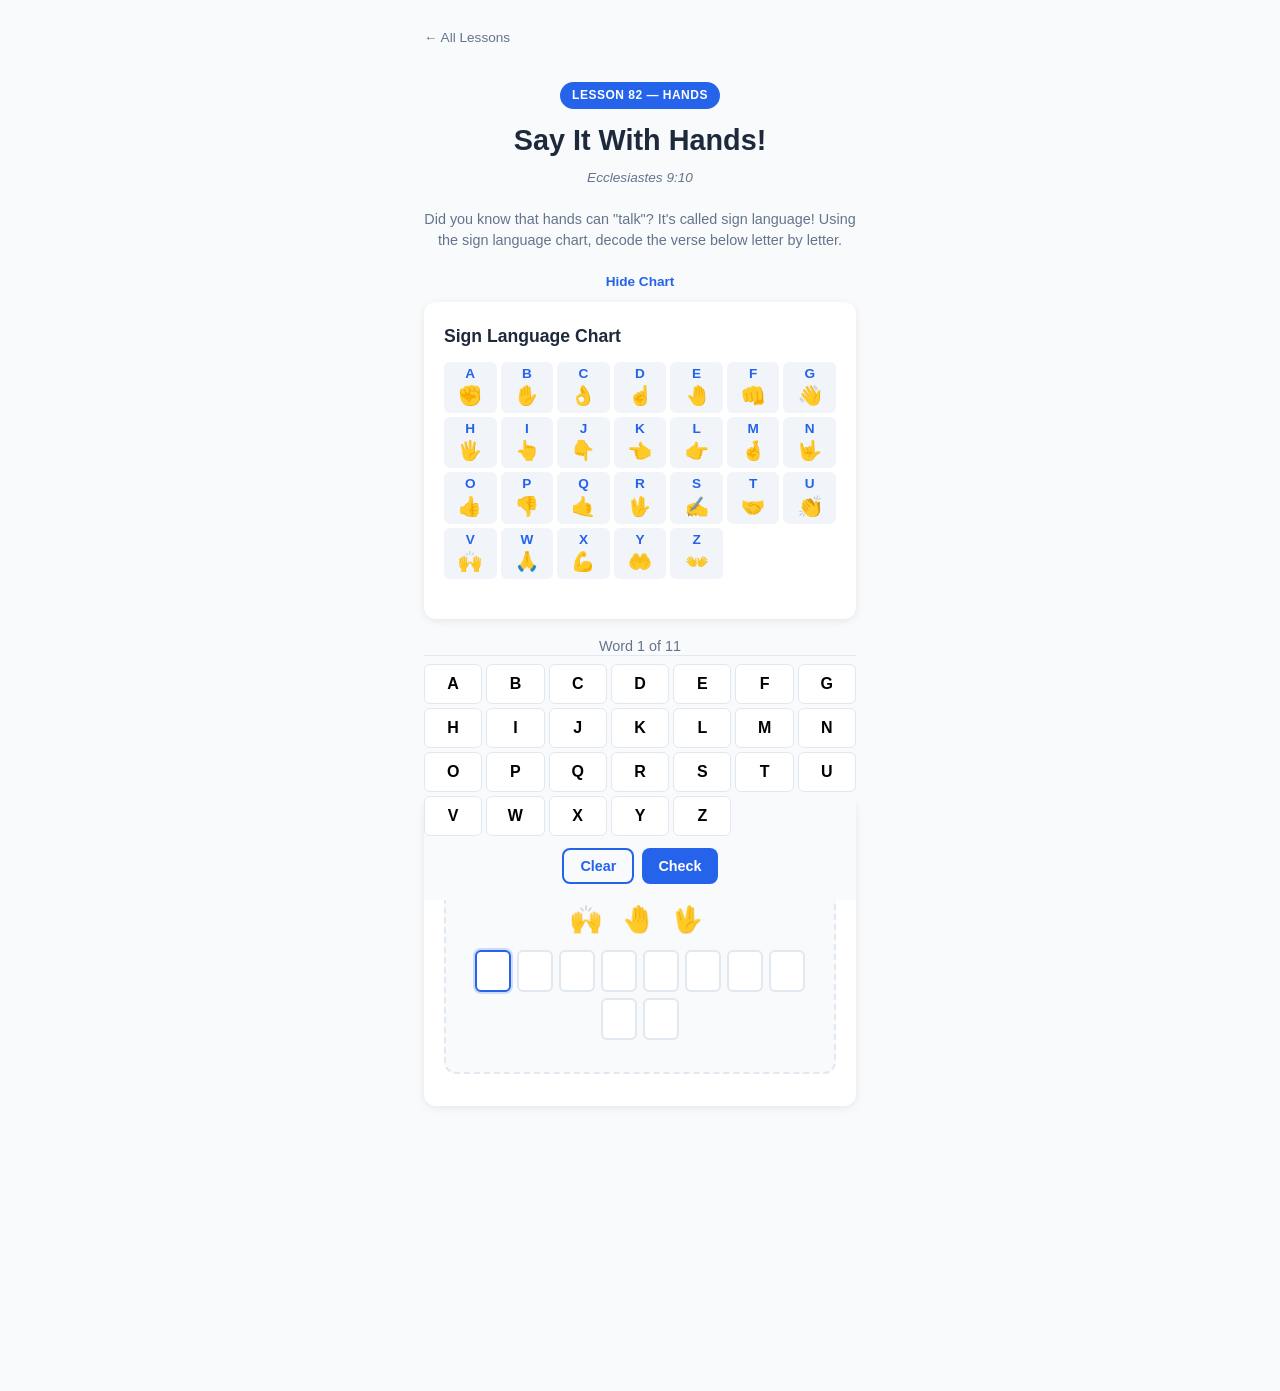
<file: lessons/82-hands/say-it-with-hands.html>
<!DOCTYPE html>
<html lang="en">
<head>
  <meta charset="UTF-8">
  <meta name="viewport" content="width=device-width, initial-scale=1.0">
  <title>Say It With Hands! — Lesson 82: Hands</title>
  <link rel="stylesheet" href="../../css/shared.css">
  <style>
    .sign-chart {
      display: grid;
      grid-template-columns: repeat(auto-fill, minmax(52px, 1fr));
      gap: 4px;
      margin-bottom: 20px;
    }

    .sign-entry {
      background: #f1f5f9;
      border-radius: 6px;
      padding: 4px 2px;
      text-align: center;
      font-size: 0.8rem;
      line-height: 1.2;
    }

    .sign-entry .letter {
      font-weight: 700;
      font-size: 0.85rem;
      color: var(--primary);
    }

    .sign-entry .sign-emoji {
      font-size: 1.2rem;
      display: block;
      margin: 2px 0;
    }

    .chart-toggle {
      text-align: center;
      margin-bottom: 8px;
    }

    .chart-toggle button {
      background: none;
      border: none;
      color: var(--primary);
      font-size: 0.85rem;
      font-weight: 600;
      cursor: pointer;
      padding: 4px 8px;
    }

    .chart-card {
      transition: max-height 0.3s ease;
      overflow: hidden;
    }

    .chart-card.collapsed {
      max-height: 0;
      padding: 0 20px;
      margin-bottom: 0;
      box-shadow: none;
    }

    .verse-display {
      text-align: center;
      margin: 16px 0;
      min-height: 60px;
    }

    .decoded-words {
      display: flex;
      flex-wrap: wrap;
      justify-content: center;
      gap: 8px;
      margin-bottom: 16px;
    }

    .decoded-word {
      background: #dbeafe;
      color: var(--primary-dark);
      padding: 6px 12px;
      border-radius: 6px;
      font-weight: 600;
      font-size: 1.1rem;
      letter-spacing: 1px;
    }

    .decoded-word.pending {
      background: #e2e8f0;
      color: transparent;
      min-width: 60px;
    }

    .current-word-label {
      text-align: center;
      font-size: 0.85rem;
      color: var(--text-light);
      margin-bottom: 8px;
    }

    .sign-puzzle {
      background: #f8fafc;
      border: 2px dashed var(--border);
      border-radius: var(--radius);
      padding: 16px;
      text-align: center;
      margin-bottom: 12px;
    }

    .sign-clue {
      font-size: 1.6rem;
      letter-spacing: 6px;
      margin-bottom: 12px;
      word-break: break-all;
      line-height: 1.4;
    }

    .letter-slots {
      display: flex;
      justify-content: center;
      gap: 6px;
      flex-wrap: wrap;
      margin-bottom: 16px;
    }

    .letter-slot {
      width: 36px;
      height: 42px;
      border: 2px solid var(--border);
      border-radius: 6px;
      display: flex;
      align-items: center;
      justify-content: center;
      font-size: 1.2rem;
      font-weight: 700;
      background: white;
      transition: border-color 0.2s;
    }

    .letter-slot.active {
      border-color: var(--primary);
      box-shadow: 0 0 0 2px rgba(37, 99, 235, 0.2);
    }

    .letter-slot.filled {
      background: #dbeafe;
      border-color: var(--primary);
      color: var(--primary-dark);
    }

    .letter-buttons {
      display: grid;
      grid-template-columns: repeat(7, 1fr);
      gap: 4px;
      margin-bottom: 12px;
    }

    .letter-btn {
      padding: 10px 2px;
      border: 1px solid var(--border);
      border-radius: 6px;
      background: white;
      font-size: 1rem;
      font-weight: 600;
      cursor: pointer;
      transition: background 0.15s;
    }

    .letter-btn:hover { background: #e2e8f0; }
    .letter-btn:active { background: #dbeafe; }

    .keyboard-sticky {
      position: sticky;
      bottom: 0;
      z-index: 10;
      background: var(--bg);
      padding: 8px 0 16px;
      border-top: 1px solid var(--border);
    }

    .action-row {
      display: flex;
      gap: 8px;
      justify-content: center;
    }

    .action-row .btn { font-size: 0.9rem; padding: 8px 16px; }

    .completion-screen {
      text-align: center;
      padding: 30px 20px;
      display: none;
    }

    .completion-screen .big-icon { font-size: 3rem; margin-bottom: 12px; }
    .completion-screen h2 { margin-bottom: 8px; }

    .full-verse {
      background: #f0fdf4;
      border-left: 4px solid var(--success);
      padding: 16px;
      border-radius: 0 8px 8px 0;
      font-style: italic;
      margin: 16px 0;
      line-height: 1.7;
    }

    .full-verse .ref {
      display: block;
      text-align: right;
      font-style: normal;
      font-weight: 600;
      color: var(--text-light);
      margin-top: 8px;
    }

    .intro-text {
      font-size: 0.9rem;
      color: var(--text-light);
      text-align: center;
      margin-bottom: 16px;
      line-height: 1.5;
    }
  </style>
</head>
<body>
  <div class="container">
    <a href="../../index.html" class="back-link">&larr; All Lessons</a>

    <div class="activity-header">
      <span class="lesson-tag">Lesson 82 — Hands</span>
      <h1>Say It With Hands!</h1>
      <p class="verse-ref">Ecclesiastes 9:10</p>
    </div>

    <!-- Game Screen -->
    <div id="game-screen">
      <p class="intro-text">
        Did you know that hands can "talk"? It's called sign language!
        Using the sign language chart, decode the verse below letter by letter.
      </p>

      <div class="chart-toggle">
        <button id="chart-toggle-btn" onclick="toggleChart()">Hide Chart</button>
      </div>
      <div class="card chart-card" id="chart-card">
        <h2>Sign Language Chart</h2>
        <div class="sign-chart" id="sign-chart"></div>
      </div>

      <div class="score-display">
        Word <span id="word-num">1</span> of <span id="word-total">0</span>
      </div>
      <div class="progress-bar"><div class="fill" style="width:0%"></div></div>

      <div class="verse-display">
        <div class="decoded-words" id="decoded-words"></div>
      </div>

      <div class="card">
        <div class="current-word-label">Decode this word:</div>
        <div class="sign-puzzle">
          <div class="sign-clue" id="sign-clue"></div>
          <div class="letter-slots" id="letter-slots"></div>
        </div>

        <div class="feedback" id="feedback"></div>
      </div>

      <div class="keyboard-sticky">
        <div class="letter-buttons" id="letter-buttons"></div>
        <div class="action-row">
          <button class="btn btn-outline" onclick="clearCurrent()">Clear</button>
          <button class="btn btn-primary" onclick="submitWord()">Check</button>
        </div>
      </div>
    </div>

    <!-- Completion Screen -->
    <div class="completion-screen" id="completion-screen">
      <div class="big-icon">&#x1F64F;</div>
      <h2>Verse Decoded!</h2>
      <p>You used sign language to uncover this verse:</p>

      <div class="full-verse">
        <span id="full-verse-text"></span>
        <span class="ref" id="full-verse-ref"></span>
      </div>

      <p class="intro-text">
        Our hands are tools for God's work. Whatever task He gives us
        &mdash; big or small &mdash; we should do it with all our strength.
        Like sign language uses hands to communicate, we can use our hands
        to show God's love through our actions.
      </p>

      <button class="btn btn-primary btn-block" onclick="restart()">Decode Again</button>
    </div>
  </div>

  <script src="../../js/shared.js"></script>
  <script>
    // Hand emoji chart — one unique emoji per letter
    const SIGNS = {
      A: '\u270A',       // raised fist
      B: '\u270B',       // raised hand (flat)
      C: '\u{1F44C}',    // OK hand (curved C)
      D: '\u261D\uFE0F', // index pointing up
      E: '\u{1F91A}',    // raised back of hand
      F: '\u{1F44A}',    // oncoming fist
      G: '\u{1F44B}',    // waving hand
      H: '\u{1F590}\uFE0F', // hand with fingers splayed
      I: '\u{1F446}',    // backhand pointing up
      J: '\u{1F447}',    // backhand pointing down
      K: '\u{1F448}',    // backhand pointing left
      L: '\u{1F449}',    // backhand pointing right
      M: '\u{1F91E}',    // crossed fingers
      N: '\u{1F91F}',    // love-you gesture
      O: '\u{1F44D}',    // thumbs up
      P: '\u{1F44E}',    // thumbs down
      Q: '\u{1F919}',    // call me hand
      R: '\u{1F596}',    // vulcan salute
      S: '\u270D\uFE0F', // writing hand
      T: '\u{1F91D}',    // handshake
      U: '\u{1F44F}',    // clapping hands
      V: '\u{1F64C}',    // raising hands
      W: '\u{1F64F}',    // folded hands
      X: '\u{1F4AA}',    // flexed biceps
      Y: '\u{1F932}',    // palms up together
      Z: '\u{1F450}'     // open hands
    };

    // Ecclesiastes 9:10 KJV (key phrase)
    const VERSE_TEXT = 'Whatsoever thy hand findeth to do, do it with thy might.';
    const VERSE_REF = 'Ecclesiastes 9:10';
    const WORDS = 'WHATSOEVER THY HAND FINDETH TO DO DO IT WITH THY MIGHT'.split(' ');

    let currentWordIndex = 0;
    let currentSlotIndex = 0;
    let currentGuess = [];

    function init() {
      buildSignChart();
      buildLetterButtons();
      document.getElementById('word-total').textContent = WORDS.length;
      renderDecodedWords();
      loadWord(0);
    }

    function buildSignChart() {
      const chart = document.getElementById('sign-chart');
      chart.innerHTML = '';
      for (const [letter, emoji] of Object.entries(SIGNS)) {
        const el = document.createElement('div');
        el.className = 'sign-entry';
        el.innerHTML =
          '<span class="letter">' + letter + '</span>' +
          '<span class="sign-emoji">' + emoji + '</span>';
        chart.appendChild(el);
      }
    }

    function toggleChart() {
      const card = document.getElementById('chart-card');
      const btn = document.getElementById('chart-toggle-btn');
      if (card.classList.contains('collapsed')) {
        card.classList.remove('collapsed');
        btn.textContent = 'Hide Chart';
      } else {
        card.classList.add('collapsed');
        btn.textContent = 'Show Chart';
      }
    }

    function buildLetterButtons() {
      const container = document.getElementById('letter-buttons');
      container.innerHTML = '';
      'ABCDEFGHIJKLMNOPQRSTUVWXYZ'.split('').forEach(function(letter) {
        var btn = document.createElement('button');
        btn.className = 'letter-btn';
        btn.textContent = letter;
        btn.onclick = function() { pickLetter(letter); };
        container.appendChild(btn);
      });
    }

    function renderDecodedWords() {
      const container = document.getElementById('decoded-words');
      container.innerHTML = '';
      WORDS.forEach(function(word, i) {
        var el = document.createElement('span');
        el.className = 'decoded-word' + (i >= currentWordIndex ? ' pending' : '');
        el.textContent = i < currentWordIndex ? word : '\u00A0'.repeat(word.length);
        el.id = 'dw-' + i;
        container.appendChild(el);
      });
    }

    function loadWord(index) {
      currentWordIndex = index;
      currentSlotIndex = 0;
      currentGuess = [];

      var word = WORDS[index];
      document.getElementById('word-num').textContent = index + 1;

      // Build sign clue: each letter's emoji
      var signStr = word.split('').map(function(c) { return SIGNS[c]; }).join(' ');
      document.getElementById('sign-clue').textContent = signStr;

      // Build letter slots
      var slotsContainer = document.getElementById('letter-slots');
      slotsContainer.innerHTML = '';
      for (var i = 0; i < word.length; i++) {
        var slot = document.createElement('div');
        slot.className = 'letter-slot' + (i === 0 ? ' active' : '');
        slot.id = 'slot-' + i;
        slotsContainer.appendChild(slot);
      }

      SSA.updateProgress(
        document.querySelector('.progress-bar'),
        index, WORDS.length
      );
    }

    function pickLetter(letter) {
      var word = WORDS[currentWordIndex];
      if (currentSlotIndex >= word.length) return;

      currentGuess.push(letter);
      var slot = document.getElementById('slot-' + currentSlotIndex);
      slot.textContent = letter;
      slot.classList.add('filled');
      slot.classList.remove('active');

      currentSlotIndex++;
      if (currentSlotIndex < word.length) {
        document.getElementById('slot-' + currentSlotIndex).classList.add('active');
      }
    }

    function clearCurrent() {
      var word = WORDS[currentWordIndex];
      currentSlotIndex = 0;
      currentGuess = [];
      for (var i = 0; i < word.length; i++) {
        var slot = document.getElementById('slot-' + i);
        slot.textContent = '';
        slot.className = 'letter-slot' + (i === 0 ? ' active' : '');
      }
      document.getElementById('feedback').style.display = 'none';
    }

    function submitWord() {
      var word = WORDS[currentWordIndex];
      var guess = currentGuess.join('');

      if (guess.length < word.length) {
        SSA.showFeedback(
          document.getElementById('feedback'),
          false,
          'Fill in all the letters first!'
        );
        return;
      }

      if (guess === word) {
        SSA.showFeedback(
          document.getElementById('feedback'),
          true,
          'Correct! "' + word + '" decoded!'
        );

        // Reveal the decoded word
        var dw = document.getElementById('dw-' + currentWordIndex);
        dw.textContent = word;
        dw.classList.remove('pending');

        setTimeout(function() {
          if (currentWordIndex + 1 < WORDS.length) {
            loadWord(currentWordIndex + 1);
            renderDecodedWords();
            document.getElementById('feedback').style.display = 'none';
          } else {
            showCompletion();
          }
        }, 2500);
      } else {
        SSA.showFeedback(
          document.getElementById('feedback'),
          false,
          'Not quite \u2014 check the sign chart and try again!'
        );
        setTimeout(function() { clearCurrent(); }, 2500);
      }
    }

    function showCompletion() {
      document.getElementById('game-screen').style.display = 'none';
      var screen = document.getElementById('completion-screen');
      screen.style.display = 'block';
      document.getElementById('full-verse-text').textContent = VERSE_TEXT;
      document.getElementById('full-verse-ref').textContent = '\u2014 ' + VERSE_REF;

      SSA.updateProgress(
        document.querySelector('.progress-bar'),
        WORDS.length, WORDS.length
      );
    }

    function restart() {
      document.getElementById('completion-screen').style.display = 'none';
      document.getElementById('game-screen').style.display = 'block';
      currentWordIndex = 0;
      renderDecodedWords();
      loadWord(0);
    }

    init();
  </script>
</body>
</html>
</file>
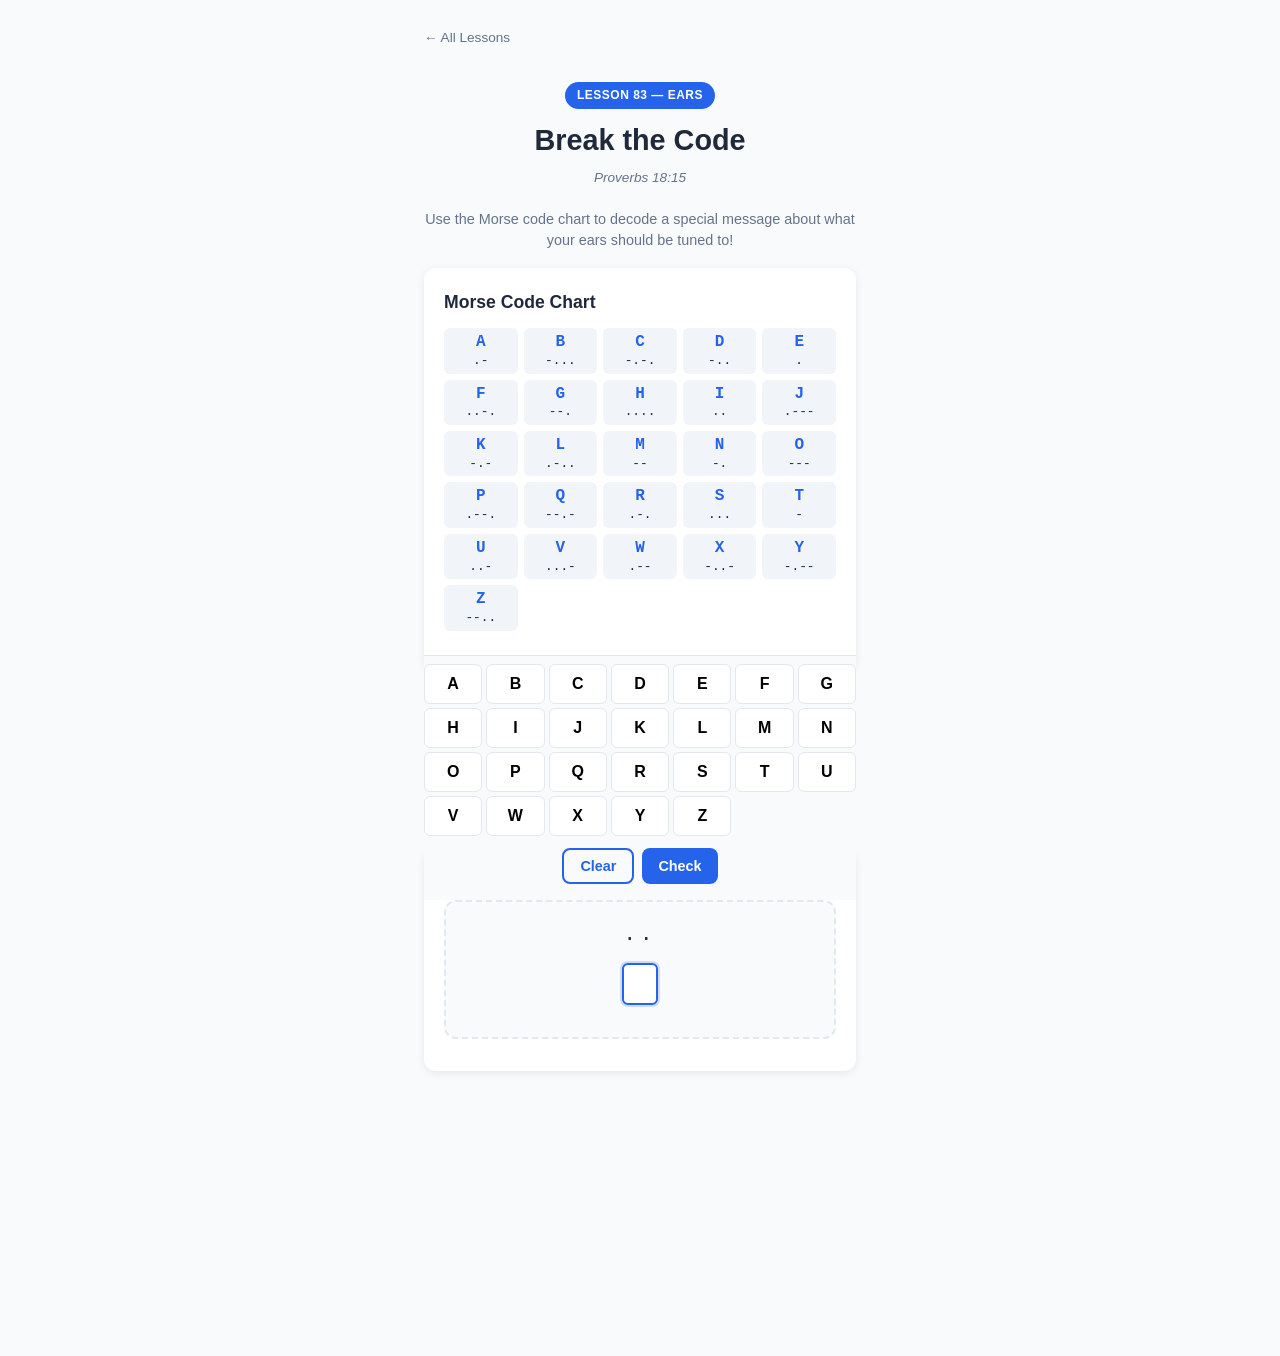
<file: lessons/83-ears/break-the-code.html>
<!DOCTYPE html>
<html lang="en">
<head>
  <meta charset="UTF-8">
  <meta name="viewport" content="width=device-width, initial-scale=1.0">
  <title>Break the Code — Lesson 83: Ears</title>
  <link rel="stylesheet" href="../../css/shared.css">
  <style>
    .morse-chart {
      display: grid;
      grid-template-columns: repeat(auto-fill, minmax(70px, 1fr));
      gap: 6px;
      margin-bottom: 20px;
    }

    .morse-entry {
      background: #f1f5f9;
      border-radius: 6px;
      padding: 4px 6px;
      text-align: center;
      font-family: monospace;
      font-size: 0.8rem;
      line-height: 1.3;
    }

    .morse-entry .letter {
      font-weight: 700;
      font-size: 1rem;
      color: var(--primary);
    }

    .verse-display {
      text-align: center;
      margin: 16px 0;
      min-height: 60px;
    }

    .decoded-words {
      display: flex;
      flex-wrap: wrap;
      justify-content: center;
      gap: 8px;
      margin-bottom: 16px;
    }

    .decoded-word {
      background: #dbeafe;
      color: var(--primary-dark);
      padding: 6px 12px;
      border-radius: 6px;
      font-weight: 600;
      font-size: 1.1rem;
      letter-spacing: 1px;
    }

    .decoded-word.pending {
      background: #e2e8f0;
      color: transparent;
      min-width: 60px;
    }

    .current-word-label {
      text-align: center;
      font-size: 0.85rem;
      color: var(--text-light);
      margin-bottom: 8px;
    }

    .morse-puzzle {
      background: #f8fafc;
      border: 2px dashed var(--border);
      border-radius: var(--radius);
      padding: 16px;
      text-align: center;
      margin-bottom: 12px;
    }

    .morse-clue {
      font-family: monospace;
      font-size: 1.3rem;
      letter-spacing: 4px;
      margin-bottom: 12px;
      word-break: break-all;
    }

    .letter-slots {
      display: flex;
      justify-content: center;
      gap: 6px;
      flex-wrap: wrap;
      margin-bottom: 16px;
    }

    .letter-slot {
      width: 36px;
      height: 42px;
      border: 2px solid var(--border);
      border-radius: 6px;
      display: flex;
      align-items: center;
      justify-content: center;
      font-size: 1.2rem;
      font-weight: 700;
      background: white;
      transition: border-color 0.2s;
    }

    .letter-slot.active {
      border-color: var(--primary);
      box-shadow: 0 0 0 2px rgba(37, 99, 235, 0.2);
    }

    .letter-slot.filled {
      background: #dbeafe;
      border-color: var(--primary);
      color: var(--primary-dark);
    }

    .letter-buttons {
      display: grid;
      grid-template-columns: repeat(7, 1fr);
      gap: 4px;
      margin-bottom: 12px;
    }

    .letter-btn {
      padding: 10px 2px;
      border: 1px solid var(--border);
      border-radius: 6px;
      background: white;
      font-size: 1rem;
      font-weight: 600;
      cursor: pointer;
      transition: background 0.15s;
    }

    .letter-btn:hover { background: #e2e8f0; }
    .letter-btn:active { background: #dbeafe; }

    .keyboard-sticky {
      position: sticky;
      bottom: 0;
      z-index: 10;
      background: var(--bg);
      padding: 8px 0 16px;
      border-top: 1px solid var(--border);
    }

    .action-row {
      display: flex;
      gap: 8px;
      justify-content: center;
    }

    .action-row .btn { font-size: 0.9rem; padding: 8px 16px; }

    .completion-screen {
      text-align: center;
      padding: 30px 20px;
      display: none;
    }

    .completion-screen .big-icon { font-size: 3rem; margin-bottom: 12px; }
    .completion-screen h2 { margin-bottom: 8px; }

    .full-verse {
      background: #f0fdf4;
      border-left: 4px solid var(--success);
      padding: 16px;
      border-radius: 0 8px 8px 0;
      font-style: italic;
      margin: 16px 0;
      line-height: 1.7;
    }

    .full-verse .ref {
      display: block;
      text-align: right;
      font-style: normal;
      font-weight: 600;
      color: var(--text-light);
      margin-top: 8px;
    }

    .intro-text {
      font-size: 0.9rem;
      color: var(--text-light);
      text-align: center;
      margin-bottom: 16px;
      line-height: 1.5;
    }
  </style>
</head>
<body>
  <div class="container">
    <a href="../../index.html" class="back-link">&larr; All Lessons</a>

    <div class="activity-header">
      <span class="lesson-tag">Lesson 83 — Ears</span>
      <h1>Break the Code</h1>
      <p class="verse-ref">Proverbs 18:15</p>
    </div>

    <!-- Game Screen -->
    <div id="game-screen">
      <p class="intro-text">
        Use the Morse code chart to decode a special message about what your ears should be tuned to!
      </p>

      <div class="card">
        <h2>Morse Code Chart</h2>
        <div class="morse-chart" id="morse-chart"></div>
      </div>

      <div class="score-display">
        Word <span id="word-num">1</span> of <span id="word-total">0</span>
      </div>
      <div class="progress-bar"><div class="fill" style="width:0%"></div></div>

      <div class="verse-display">
        <div class="decoded-words" id="decoded-words"></div>
      </div>

      <div class="card">
        <div class="current-word-label">Decode this word:</div>
        <div class="morse-puzzle">
          <div class="morse-clue" id="morse-clue"></div>
          <div class="letter-slots" id="letter-slots"></div>
        </div>

        <div class="feedback" id="feedback"></div>
      </div>

      <div class="keyboard-sticky">
        <div class="letter-buttons" id="letter-buttons"></div>
        <div class="action-row">
          <button class="btn btn-outline" onclick="clearCurrent()">Clear</button>
          <button class="btn btn-primary" onclick="submitWord()">Check</button>
        </div>
      </div>
    </div>

    <!-- Completion Screen -->
    <div class="completion-screen" id="completion-screen">
      <div class="big-icon">&#x1F3A7;</div>
      <h2>Message Decoded!</h2>
      <p>You cracked the Morse code and found this message:</p>

      <div class="full-verse">
        <span id="full-verse-text"></span>
        <span class="ref" id="full-verse-ref"></span>
      </div>

      <p class="intro-text">
        God wants us to tune our ears to His voice. Just like decoding Morse code
        requires careful listening, we need to carefully listen to what God is telling us
        through His Word.
      </p>

      <button class="btn btn-primary btn-block" onclick="restart()">Decode Again</button>
    </div>
  </div>

  <script src="../../js/shared.js"></script>
  <script>
    const MORSE = {
      A: '.-', B: '-...', C: '-.-.', D: '-..', E: '.', F: '..-.',
      G: '--.', H: '....', I: '..', J: '.---', K: '-.-', L: '.-..',
      M: '--', N: '-.', O: '---', P: '.--.', Q: '--.-', R: '.-.',
      S: '...', T: '-', U: '..-', V: '...-', W: '.--', X: '-..-',
      Y: '-.--', Z: '--..'
    };

    // Psalm 85:8 KJV — the verse from the PDF worksheet
    const VERSE_TEXT = 'I will hear what God the Lord will speak';
    const VERSE_REF = 'Psalm 85:8';
    const WORDS = VERSE_TEXT.toUpperCase().split(' ');

    let currentWordIndex = 0;
    let currentSlotIndex = 0;
    let currentGuess = [];

    function init() {
      buildMorseChart();
      buildLetterButtons();
      document.getElementById('word-total').textContent = WORDS.length;
      renderDecodedWords();
      loadWord(0);
    }

    function buildMorseChart() {
      const chart = document.getElementById('morse-chart');
      chart.innerHTML = '';
      for (const [letter, code] of Object.entries(MORSE)) {
        const el = document.createElement('div');
        el.className = 'morse-entry';
        el.innerHTML = `<span class="letter">${letter}</span><br>${code}`;
        chart.appendChild(el);
      }
    }

    function buildLetterButtons() {
      const container = document.getElementById('letter-buttons');
      container.innerHTML = '';
      'ABCDEFGHIJKLMNOPQRSTUVWXYZ'.split('').forEach(letter => {
        const btn = document.createElement('button');
        btn.className = 'letter-btn';
        btn.textContent = letter;
        btn.onclick = () => pickLetter(letter);
        container.appendChild(btn);
      });
    }

    function renderDecodedWords() {
      const container = document.getElementById('decoded-words');
      container.innerHTML = '';
      WORDS.forEach((word, i) => {
        const el = document.createElement('span');
        el.className = 'decoded-word' + (i >= currentWordIndex ? ' pending' : '');
        el.textContent = i < currentWordIndex ? word : '\u00A0'.repeat(word.length);
        el.id = 'dw-' + i;
        container.appendChild(el);
      });
    }

    function loadWord(index) {
      currentWordIndex = index;
      currentSlotIndex = 0;
      currentGuess = [];

      const word = WORDS[index];
      document.getElementById('word-num').textContent = index + 1;

      // Build morse clue: each letter's morse separated by " / "
      const morseStr = word.split('').map(c => MORSE[c]).join('  /  ');
      document.getElementById('morse-clue').textContent = morseStr;

      // Build letter slots
      const slotsContainer = document.getElementById('letter-slots');
      slotsContainer.innerHTML = '';
      for (let i = 0; i < word.length; i++) {
        const slot = document.createElement('div');
        slot.className = 'letter-slot' + (i === 0 ? ' active' : '');
        slot.id = 'slot-' + i;
        slotsContainer.appendChild(slot);
      }

      SSA.updateProgress(
        document.querySelector('.progress-bar'),
        index, WORDS.length
      );
    }

    function pickLetter(letter) {
      const word = WORDS[currentWordIndex];
      if (currentSlotIndex >= word.length) return;

      currentGuess.push(letter);
      const slot = document.getElementById('slot-' + currentSlotIndex);
      slot.textContent = letter;
      slot.classList.add('filled');
      slot.classList.remove('active');

      currentSlotIndex++;
      if (currentSlotIndex < word.length) {
        document.getElementById('slot-' + currentSlotIndex).classList.add('active');
      }
    }

    function clearCurrent() {
      const word = WORDS[currentWordIndex];
      currentSlotIndex = 0;
      currentGuess = [];
      for (let i = 0; i < word.length; i++) {
        const slot = document.getElementById('slot-' + i);
        slot.textContent = '';
        slot.className = 'letter-slot' + (i === 0 ? ' active' : '');
      }
      document.getElementById('feedback').style.display = 'none';
    }

    function submitWord() {
      const word = WORDS[currentWordIndex];
      const guess = currentGuess.join('');

      if (guess.length < word.length) {
        SSA.showFeedback(
          document.getElementById('feedback'),
          false,
          'Fill in all the letters first!'
        );
        return;
      }

      if (guess === word) {
        SSA.showFeedback(
          document.getElementById('feedback'),
          true,
          'Correct! "' + word + '" decoded!'
        );

        // Reveal the decoded word
        const dw = document.getElementById('dw-' + currentWordIndex);
        dw.textContent = word;
        dw.classList.remove('pending');

        setTimeout(() => {
          if (currentWordIndex + 1 < WORDS.length) {
            loadWord(currentWordIndex + 1);
            renderDecodedWords();
            document.getElementById('feedback').style.display = 'none';
          } else {
            showCompletion();
          }
        }, 2500);
      } else {
        SSA.showFeedback(
          document.getElementById('feedback'),
          false,
          'Not quite — check the Morse chart and try again!'
        );
        setTimeout(() => clearCurrent(), 2500);
      }
    }

    function showCompletion() {
      document.getElementById('game-screen').style.display = 'none';
      const screen = document.getElementById('completion-screen');
      screen.style.display = 'block';
      document.getElementById('full-verse-text').textContent =
        VERSE_TEXT.charAt(0).toUpperCase() + VERSE_TEXT.slice(1) + '.';
      document.getElementById('full-verse-ref').textContent = '— ' + VERSE_REF;

      SSA.updateProgress(
        document.querySelector('.progress-bar'),
        WORDS.length, WORDS.length
      );
    }

    function restart() {
      document.getElementById('completion-screen').style.display = 'none';
      document.getElementById('game-screen').style.display = 'block';
      currentWordIndex = 0;
      renderDecodedWords();
      loadWord(0);
    }

    init();
  </script>
</body>
</html>
</file>
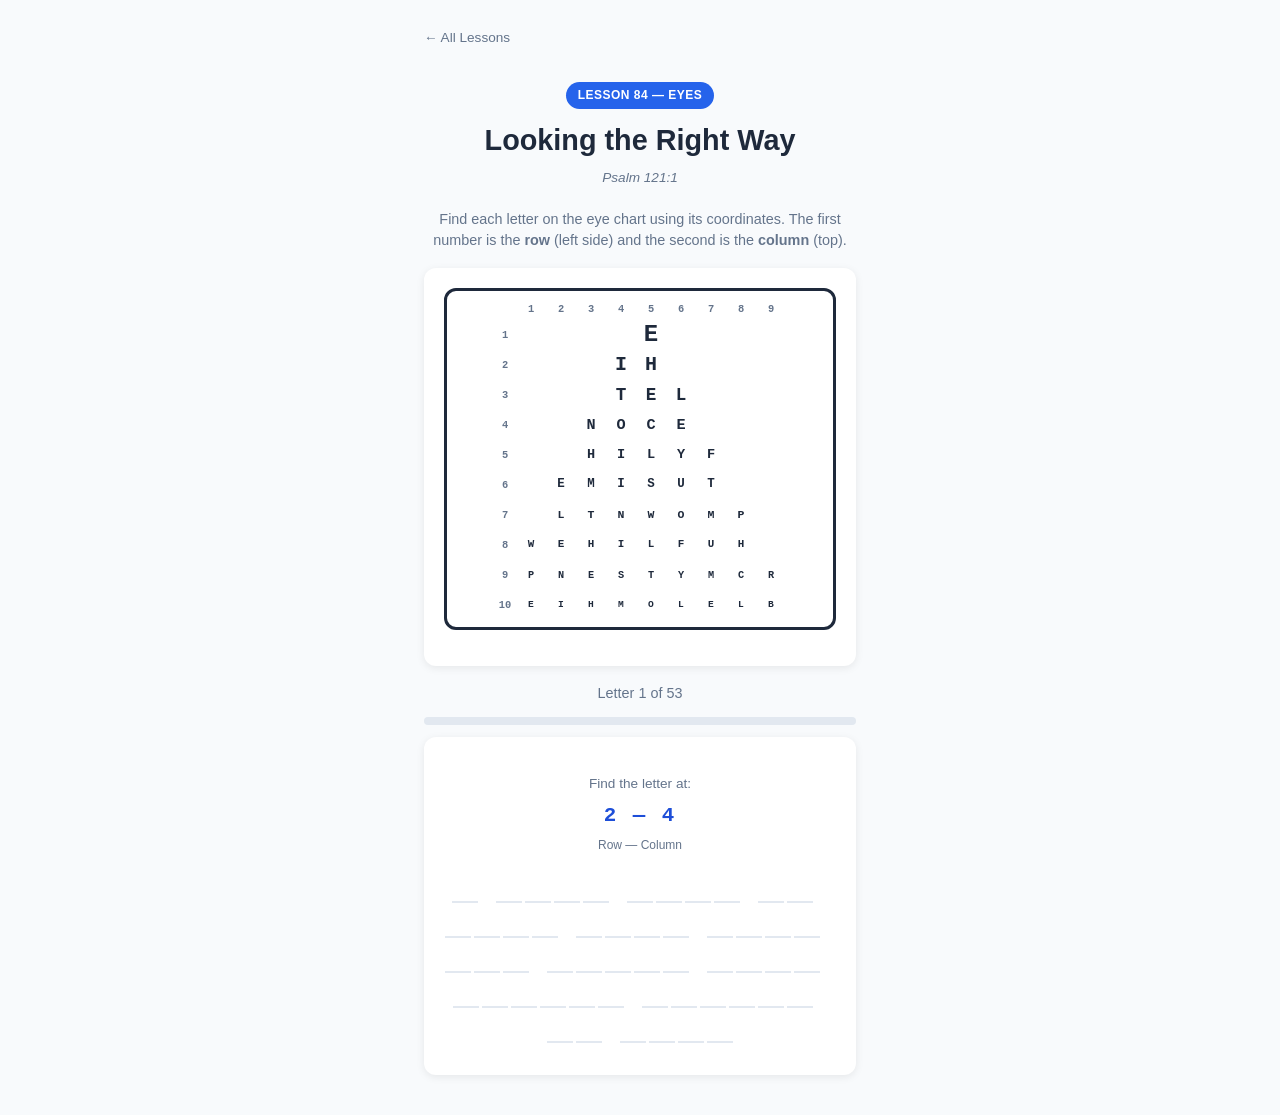
<file: lessons/84-eyes/looking-the-right-way.html>
<!DOCTYPE html>
<html lang="en">
<head>
  <meta charset="UTF-8">
  <meta name="viewport" content="width=device-width, initial-scale=1.0">
  <title>Looking the Right Way — Lesson 84: Eyes</title>
  <link rel="stylesheet" href="../../css/shared.css">
  <style>
    .chart-grid {
      display: grid;
      grid-template-columns: 20px repeat(9, 28px);
      grid-template-rows: 20px repeat(10, 28px);
      gap: 2px;
      justify-content: center;
      background: white;
      border: 3px solid #1e293b;
      border-radius: var(--radius);
      padding: 8px;
      font-family: 'Courier New', monospace;
      user-select: none;
      margin-bottom: 16px;
    }

    .chart-label {
      display: flex;
      align-items: center;
      justify-content: center;
      font-size: 0.65rem;
      color: var(--text-light);
      font-weight: 600;
    }

    .chart-cell {
      display: flex;
      align-items: center;
      justify-content: center;
      font-weight: 700;
      cursor: pointer;
      border-radius: 4px;
      transition: background 0.15s;
    }

    .chart-cell:hover { background: #e2e8f0; }

    .chart-cell.selected {
      background: var(--primary);
      color: white;
    }

    .chart-cell.correct-cell {
      background: #16a34a;
      color: white;
    }

    .chart-cell.hint-pulse {
      animation: hintPulse 0.5s ease-in-out 4;
    }

    @keyframes hintPulse {
      0%, 100% { background: #fbbf24; color: #1e293b; }
      50% { background: #fef3c7; }
    }

    /* Eye chart size tiers — larger at top, smaller at bottom */
    .chart-cell[data-r="1"] { font-size: 1.5rem; }
    .chart-cell[data-r="2"] { font-size: 1.25rem; }
    .chart-cell[data-r="3"] { font-size: 1.1rem; }
    .chart-cell[data-r="4"] { font-size: 0.95rem; }
    .chart-cell[data-r="5"] { font-size: 0.85rem; }
    .chart-cell[data-r="6"] { font-size: 0.78rem; }
    .chart-cell[data-r="7"] { font-size: 0.72rem; }
    .chart-cell[data-r="8"] { font-size: 0.68rem; }
    .chart-cell[data-r="9"] { font-size: 0.64rem; }
    .chart-cell[data-r="10"] { font-size: 0.6rem; }

    .coordinate-clue {
      text-align: center;
      margin: 16px 0;
    }

    .coordinate-clue .clue-label {
      font-size: 0.85rem;
      color: var(--text-light);
      margin-bottom: 4px;
    }

    .coordinate-clue .coords {
      font-family: monospace;
      font-size: 1.3rem;
      font-weight: 700;
      color: var(--primary-dark);
      letter-spacing: 2px;
    }

    .coordinate-clue .hint {
      font-size: 0.75rem;
      color: var(--text-light);
      margin-top: 4px;
    }

    .hint-btn {
      display: none;
      margin: 8px auto 0;
      font-size: 0.8rem;
      padding: 6px 14px;
    }

    .answer-display {
      text-align: center;
      min-height: 50px;
      margin: 12px 0;
    }

    .answer-letters {
      display: flex;
      flex-wrap: wrap;
      justify-content: center;
      gap: 3px;
    }

    .answer-letter {
      width: 26px;
      height: 32px;
      border-bottom: 2px solid var(--border);
      display: flex;
      align-items: center;
      justify-content: center;
      font-size: 1rem;
      font-weight: 700;
    }

    .answer-letter.filled {
      color: var(--primary-dark);
      border-color: var(--primary);
    }

    .answer-letter.space {
      width: 12px;
      border: none;
    }

    .completion-screen {
      text-align: center;
      padding: 30px 20px;
      display: none;
    }

    .completion-screen .big-icon { font-size: 3rem; margin-bottom: 12px; }

    .full-verse {
      background: #f0fdf4;
      border-left: 4px solid var(--success);
      padding: 16px;
      border-radius: 0 8px 8px 0;
      font-style: italic;
      margin: 16px 0;
      line-height: 1.7;
    }

    .full-verse .ref {
      display: block;
      text-align: right;
      font-style: normal;
      font-weight: 600;
      color: var(--text-light);
      margin-top: 8px;
    }

    .intro-text {
      font-size: 0.9rem;
      color: var(--text-light);
      text-align: center;
      margin-bottom: 16px;
      line-height: 1.5;
    }
  </style>
</head>
<body>
  <div class="container">
    <a href="../../index.html" class="back-link">&larr; All Lessons</a>

    <div class="activity-header">
      <span class="lesson-tag">Lesson 84 — Eyes</span>
      <h1>Looking the Right Way</h1>
      <p class="verse-ref">Psalm 121:1</p>
    </div>

    <div id="game-screen">
      <p class="intro-text">
        Find each letter on the eye chart using its coordinates.
        The first number is the <strong>row</strong> (left side)
        and the second is the <strong>column</strong> (top).
      </p>

      <div class="card">
        <div class="chart-grid" id="chart-grid"></div>
      </div>

      <div class="score-display">
        Letter <span id="letter-num">1</span> of <span id="letter-total">0</span>
      </div>
      <div class="progress-bar"><div class="fill" style="width:0%"></div></div>

      <div class="card">
        <div class="coordinate-clue">
          <div class="clue-label">Find the letter at:</div>
          <div class="coords" id="current-coords"></div>
          <div class="hint">Row — Column</div>
        </div>

        <button class="btn btn-outline hint-btn" id="hint-btn" onclick="showHint()">
          Need help? Show me!
        </button>

        <div class="answer-display">
          <div class="answer-letters" id="answer-letters"></div>
        </div>

        <div class="feedback" id="feedback"></div>
      </div>
    </div>

    <div class="completion-screen" id="completion-screen">
      <div class="big-icon">&#x1F441;</div>
      <h2>Verse Revealed!</h2>
      <p>You looked in all the right places and found:</p>

      <div class="full-verse">
        <span id="full-verse-text"></span>
        <span class="ref" id="full-verse-ref"></span>
      </div>

      <p class="intro-text">
        Just like you had to look carefully at the chart to find each letter,
        we need to keep our eyes focused on the right things — God's Word,
        His creation, and the path He has for us.
      </p>

      <button class="btn btn-primary btn-block" onclick="restart()">Try Again</button>
    </div>
  </div>

  <script src="../../js/shared.js"></script>
  <script>
    // Psalm 121:1 KJV
    const VERSE = 'I will lift up mine eyes unto the hills, from whence cometh my help';
    const VERSE_REF = 'Psalm 121:1';

    // Eye chart grid — Snellen-style, each row has more letters
    // All letters needed for the verse are present with correct counts:
    // E:8 I:5 H:5 T:4 L:6 M:4 N:3 O:3 W:2 F:2 U:2 P:2 Y:2 S:2 C:2 R:1
    const CHART = [
      ['E'],
      ['I', 'H'],
      ['T', 'E', 'L'],
      ['N', 'O', 'C', 'E'],
      ['H', 'I', 'L', 'Y', 'F'],
      ['E', 'M', 'I', 'S', 'U', 'T'],
      ['L', 'T', 'N', 'W', 'O', 'M', 'P'],
      ['W', 'E', 'H', 'I', 'L', 'F', 'U', 'H'],
      ['P', 'N', 'E', 'S', 'T', 'Y', 'M', 'C', 'R'],
      ['E', 'I', 'H', 'M', 'O', 'L', 'E', 'L', 'B']
    ];

    const VERSE_UPPER = VERSE.toUpperCase();
    const LETTER_LIST = VERSE_UPPER.split('').filter(c => c !== ' ' && c !== ',');
    const MAX_COLS = Math.max(...CHART.map(r => r.length));

    // Compute the grid column (1-indexed) for a letter at array position c in row r
    function getGridCol(r, c) {
      const startCol = Math.floor((MAX_COLS - CHART[r].length) / 2);
      return startCol + c + 1;
    }

    // Map each verse letter to a unique chart position using grid coordinates
    function buildCoordinates() {
      const coords = [];
      const used = {};

      for (const targetLetter of LETTER_LIST) {
        let found = false;
        for (let r = 0; r < CHART.length && !found; r++) {
          for (let c = 0; c < CHART[r].length && !found; c++) {
            const key = r + '-' + c;
            if (CHART[r][c] === targetLetter && !used[key]) {
              coords.push({ r: r + 1, c: getGridCol(r, c) });
              used[key] = true;
              found = true;
            }
          }
        }
        if (!found) {
          console.error('Letter not found in chart:', targetLetter);
          coords.push({ r: 1, c: 5 });
        }
      }
      return coords;
    }

    let coordinates;
    let currentLetterIndex = 0;
    let wrongCount = 0;

    function init() {
      coordinates = buildCoordinates();
      document.getElementById('letter-total').textContent = LETTER_LIST.length;
      renderChart();
      renderAnswerDisplay();
      showCurrentCoord();
    }

    function renderChart() {
      const grid = document.getElementById('chart-grid');
      grid.innerHTML = '';

      // Column labels (grid row 1, grid columns 2 through MAX_COLS+1)
      for (let c = 0; c < MAX_COLS; c++) {
        const label = document.createElement('div');
        label.className = 'chart-label';
        label.textContent = c + 1;
        label.style.gridRow = '1';
        label.style.gridColumn = String(c + 2);
        grid.appendChild(label);
      }

      CHART.forEach((row, r) => {
        // Row label (grid column 1)
        const rowLabel = document.createElement('div');
        rowLabel.className = 'chart-label';
        rowLabel.textContent = r + 1;
        rowLabel.style.gridRow = String(r + 2);
        rowLabel.style.gridColumn = '1';
        grid.appendChild(rowLabel);

        // Letter cells
        const startCol = Math.floor((MAX_COLS - row.length) / 2);
        row.forEach((letter, c) => {
          const gridCol = startCol + c + 1; // 1-indexed visual column
          const cell = document.createElement('div');
          cell.className = 'chart-cell';
          cell.textContent = letter;
          cell.dataset.r = String(r + 1);
          cell.dataset.gc = String(gridCol);
          cell.style.gridRow = String(r + 2);
          cell.style.gridColumn = String(gridCol + 1); // +1 for row-label column
          cell.onclick = () => cellClicked(r + 1, gridCol, letter, cell);
          grid.appendChild(cell);
        });
      });
    }

    function renderAnswerDisplay() {
      const container = document.getElementById('answer-letters');
      container.innerHTML = '';

      const words = VERSE_UPPER.replace(',', '').split(' ');
      let letterIdx = 0;

      words.forEach((word, wi) => {
        word.split('').forEach(() => {
          const el = document.createElement('div');
          el.className = 'answer-letter';
          el.id = 'al-' + letterIdx;
          container.appendChild(el);
          letterIdx++;
        });

        if (wi < words.length - 1) {
          const spacer = document.createElement('div');
          spacer.className = 'answer-letter space';
          container.appendChild(spacer);
        }
      });
    }

    function showCurrentCoord() {
      if (currentLetterIndex >= LETTER_LIST.length) {
        showCompletion();
        return;
      }
      const coord = coordinates[currentLetterIndex];
      document.getElementById('current-coords').textContent =
        coord.r + ' — ' + coord.c;
      document.getElementById('letter-num').textContent = currentLetterIndex + 1;

      SSA.updateProgress(
        document.querySelector('.progress-bar'),
        currentLetterIndex, LETTER_LIST.length
      );
    }

    function cellClicked(row, col, letter, cellEl) {
      const target = coordinates[currentLetterIndex];

      if (row === target.r && col === target.c) {
        cellEl.classList.add('correct-cell');

        const answerEl = document.getElementById('al-' + currentLetterIndex);
        answerEl.textContent = letter;
        answerEl.classList.add('filled');

        SSA.showFeedback(
          document.getElementById('feedback'),
          true,
          'Found "' + letter + '"!',
          1500
        );

        wrongCount = 0;
        document.getElementById('hint-btn').style.display = 'none';
        currentLetterIndex++;
        setTimeout(() => showCurrentCoord(), 1500);
      } else {
        wrongCount++;
        if (wrongCount >= 2) {
          document.getElementById('hint-btn').style.display = 'block';
        }
        SSA.showFeedback(
          document.getElementById('feedback'),
          false,
          'That\'s row ' + row + ', column ' + col + '. Look for row ' + target.r + ', column ' + target.c + '!',
          2500
        );
      }
    }

    function showHint() {
      const target = coordinates[currentLetterIndex];
      const cell = document.querySelector(
        '.chart-cell[data-r="' + target.r + '"][data-gc="' + target.c + '"]'
      );
      if (cell) {
        cell.classList.add('hint-pulse');
        setTimeout(() => cell.classList.remove('hint-pulse'), 2000);
      }
      document.getElementById('hint-btn').style.display = 'none';
      wrongCount = 0;
    }

    function showCompletion() {
      document.getElementById('game-screen').style.display = 'none';
      const screen = document.getElementById('completion-screen');
      screen.style.display = 'block';
      document.getElementById('full-verse-text').textContent =
        VERSE.charAt(0).toUpperCase() + VERSE.slice(1) + '.';
      document.getElementById('full-verse-ref').textContent = '— ' + VERSE_REF;
    }

    function restart() {
      document.getElementById('completion-screen').style.display = 'none';
      document.getElementById('game-screen').style.display = 'block';
      currentLetterIndex = 0;
      wrongCount = 0;
      document.getElementById('hint-btn').style.display = 'none';

      document.querySelectorAll('.chart-cell').forEach(c => {
        c.classList.remove('selected', 'correct-cell', 'hint-pulse');
      });

      renderAnswerDisplay();
      showCurrentCoord();
    }

    init();
  </script>
</body>
</html>
</file>
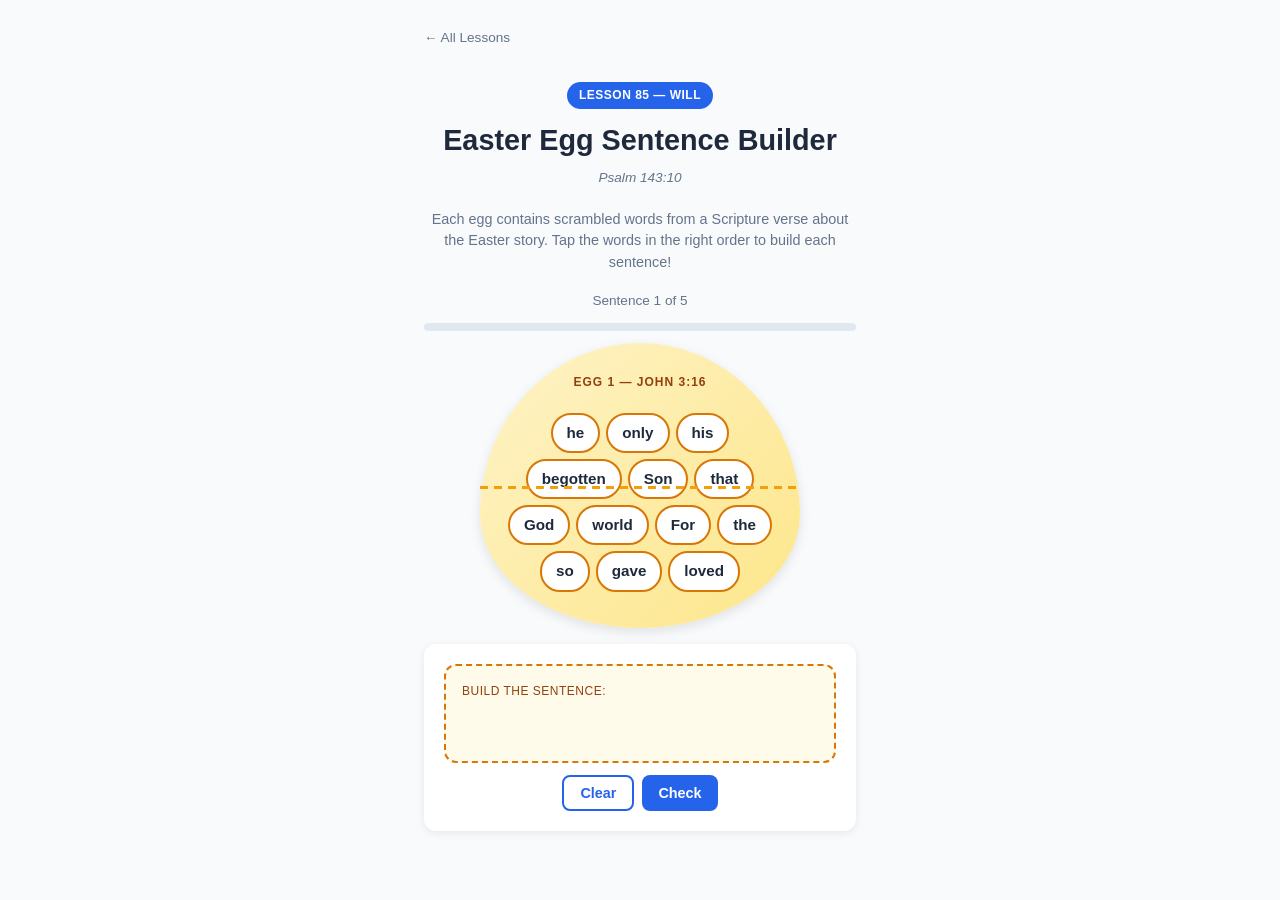
<file: lessons/85-will/easter-egg-builder.html>
<!DOCTYPE html>
<html lang="en">
<head>
  <meta charset="UTF-8">
  <meta name="viewport" content="width=device-width, initial-scale=1.0">
  <title>Easter Egg Sentence Builder — Lesson 85: Will</title>
  <link rel="stylesheet" href="../../css/shared.css">
  <style>
    .egg-container {
      background: linear-gradient(135deg, #fef3c7, #fde68a);
      border-radius: 50% 50% 50% 50% / 60% 60% 40% 40%;
      padding: 30px 20px 24px;
      text-align: center;
      margin: 0 auto 16px;
      max-width: 320px;
      box-shadow: 0 4px 12px rgba(0,0,0,0.1);
      position: relative;
    }

    .egg-container::before {
      content: '';
      position: absolute;
      top: 50%;
      left: 0;
      right: 0;
      height: 3px;
      background: repeating-linear-gradient(
        90deg, #f59e0b 0, #f59e0b 8px, transparent 8px, transparent 14px
      );
    }

    .egg-label {
      font-size: 0.75rem;
      text-transform: uppercase;
      letter-spacing: 1px;
      color: #92400e;
      font-weight: 600;
      margin-bottom: 8px;
    }

    .scrambled-words {
      display: flex;
      flex-wrap: wrap;
      justify-content: center;
      gap: 6px;
      padding: 12px 0;
      min-height: 50px;
    }

    .word-chip {
      background: white;
      border: 2px solid #d97706;
      border-radius: 20px;
      padding: 6px 14px;
      font-size: 0.95rem;
      font-weight: 600;
      cursor: pointer;
      transition: transform 0.15s, opacity 0.2s;
      user-select: none;
    }

    .word-chip:hover { transform: scale(1.05); }
    .word-chip:active { transform: scale(0.95); }
    .word-chip.used { opacity: 0.3; pointer-events: none; }

    .sentence-area {
      background: #fffbeb;
      border: 2px dashed #d97706;
      border-radius: var(--radius);
      padding: 16px;
      min-height: 70px;
      margin-bottom: 12px;
    }

    .sentence-area .label {
      font-size: 0.75rem;
      color: #92400e;
      text-transform: uppercase;
      letter-spacing: 0.5px;
      margin-bottom: 8px;
    }

    .built-sentence {
      display: flex;
      flex-wrap: wrap;
      gap: 6px;
      min-height: 36px;
    }

    .placed-word {
      background: #fef3c7;
      border: 2px solid #f59e0b;
      border-radius: 20px;
      padding: 6px 14px;
      font-size: 0.95rem;
      font-weight: 600;
      cursor: pointer;
      transition: transform 0.1s;
    }

    .placed-word:hover { transform: scale(1.05); background: #fde68a; }

    .action-row {
      display: flex;
      gap: 8px;
      justify-content: center;
      margin-top: 12px;
    }

    .action-row .btn { font-size: 0.9rem; padding: 8px 16px; }

    .sentence-counter {
      text-align: center;
      color: var(--text-light);
      font-size: 0.85rem;
      margin-bottom: 4px;
    }

    .completed-sentences {
      margin-top: 16px;
    }

    .completed-sentence {
      background: #f0fdf4;
      border-left: 3px solid var(--success);
      padding: 10px 14px;
      border-radius: 0 8px 8px 0;
      margin-bottom: 8px;
      font-style: italic;
      font-size: 0.9rem;
      line-height: 1.5;
    }

    .completed-sentence .ref {
      font-style: normal;
      font-weight: 600;
      color: var(--text-light);
      font-size: 0.8rem;
    }

    .completion-screen {
      text-align: center;
      padding: 30px 20px;
      display: none;
    }

    .completion-screen .big-icon { font-size: 3rem; margin-bottom: 12px; }

    .full-verse {
      background: #f0fdf4;
      border-left: 4px solid var(--success);
      padding: 16px;
      border-radius: 0 8px 8px 0;
      font-style: italic;
      margin: 16px 0;
      line-height: 1.7;
    }

    .full-verse .ref {
      display: block;
      text-align: right;
      font-style: normal;
      font-weight: 600;
      color: var(--text-light);
      margin-top: 8px;
    }

    .intro-text {
      font-size: 0.9rem;
      color: var(--text-light);
      text-align: center;
      margin-bottom: 16px;
      line-height: 1.5;
    }
  </style>
</head>
<body>
  <div class="container">
    <a href="../../index.html" class="back-link">&larr; All Lessons</a>

    <div class="activity-header">
      <span class="lesson-tag">Lesson 85 — Will</span>
      <h1>Easter Egg Sentence Builder</h1>
      <p class="verse-ref">Psalm 143:10</p>
    </div>

    <div id="game-screen">
      <p class="intro-text">
        Each egg contains scrambled words from a Scripture verse about the Easter story.
        Tap the words in the right order to build each sentence!
      </p>

      <div class="sentence-counter">
        Sentence <span id="sent-num">1</span> of <span id="sent-total">0</span>
      </div>
      <div class="progress-bar"><div class="fill" style="width:0%"></div></div>

      <div class="egg-container">
        <div class="egg-label" id="egg-label">Crack the Egg!</div>
        <div class="scrambled-words" id="scrambled-words"></div>
      </div>

      <div class="card">
        <div class="sentence-area">
          <div class="label">Build the sentence:</div>
          <div class="built-sentence" id="built-sentence"></div>
        </div>

        <div class="action-row">
          <button class="btn btn-outline" onclick="clearSentence()">Clear</button>
          <button class="btn btn-primary" onclick="checkSentence()">Check</button>
        </div>

        <div class="feedback" id="feedback"></div>
      </div>

      <div class="completed-sentences" id="completed-sentences"></div>
    </div>

    <div class="completion-screen" id="completion-screen">
      <div class="big-icon">&#x1F95A;</div>
      <h2>All Eggs Cracked!</h2>
      <p>You assembled the Easter story from Scripture:</p>

      <div id="all-verses"></div>

      <p class="intro-text">
        Just as you had to put these words in God's order — not your own —
        we must submit our will to God's plan. Jesus said
        "Not my will, but thine, be done." His willing sacrifice
        made our salvation possible.
      </p>

      <button class="btn btn-primary btn-block" onclick="restart()">Try Again</button>
    </div>
  </div>

  <script src="../../js/shared.js"></script>
  <script>
    // Scripture sentences about the Easter story — from the PDF activity
    const SENTENCES = [
      {
        text: 'For God so loved the world that he gave his only begotten Son',
        ref: 'John 3:16'
      },
      {
        text: 'Nevertheless not my will but thine be done',
        ref: 'Luke 22:42'
      },
      {
        text: 'He is not here but is risen',
        ref: 'Luke 24:6'
      },
      {
        text: 'I am the resurrection and the life',
        ref: 'John 11:25'
      },
      {
        text: 'But he was wounded for our transgressions',
        ref: 'Isaiah 53:5'
      }
    ];

    let currentSentenceIndex = 0;
    let placedWords = [];
    let scrambledOrder = [];
    let wrongAttempts = 0;

    function init() {
      document.getElementById('sent-total').textContent = SENTENCES.length;
      loadSentence(0);
    }

    function loadSentence(index) {
      currentSentenceIndex = index;
      placedWords = [];
      wrongAttempts = 0;

      const sentence = SENTENCES[index];
      const words = sentence.text.split(' ');
      scrambledOrder = SSA.shuffle(words);

      document.getElementById('sent-num').textContent = index + 1;
      document.getElementById('egg-label').textContent =
        'Egg ' + (index + 1) + ' — ' + sentence.ref;

      SSA.updateProgress(
        document.querySelector('.progress-bar'),
        index, SENTENCES.length
      );

      renderScrambled();
      renderBuilt();
      document.getElementById('feedback').style.display = 'none';
    }

    function renderScrambled() {
      const container = document.getElementById('scrambled-words');
      container.innerHTML = '';
      scrambledOrder.forEach((word, i) => {
        const chip = document.createElement('span');
        chip.className = 'word-chip' + (placedWords.includes(i) ? ' used' : '');
        chip.textContent = word;
        chip.onclick = () => addWord(i);
        chip.id = 'chip-' + i;
        container.appendChild(chip);
      });
    }

    function renderBuilt() {
      const container = document.getElementById('built-sentence');
      container.innerHTML = '';
      placedWords.forEach((scrambledIdx, i) => {
        const el = document.createElement('span');
        el.className = 'placed-word';
        el.textContent = scrambledOrder[scrambledIdx];
        el.onclick = () => removeWord(i);
        container.appendChild(el);
      });
    }

    function addWord(scrambledIdx) {
      if (placedWords.includes(scrambledIdx)) return;
      placedWords.push(scrambledIdx);

      const chip = document.getElementById('chip-' + scrambledIdx);
      chip.classList.add('used');

      renderBuilt();
    }

    function removeWord(placedIdx) {
      const scrambledIdx = placedWords[placedIdx];
      placedWords.splice(placedIdx, 1);

      const chip = document.getElementById('chip-' + scrambledIdx);
      chip.classList.remove('used');

      renderBuilt();
    }

    function clearSentence() {
      placedWords = [];
      renderScrambled();
      renderBuilt();
      document.getElementById('feedback').style.display = 'none';
    }

    function checkSentence() {
      const sentence = SENTENCES[currentSentenceIndex];
      const correctWords = sentence.text.split(' ');

      if (placedWords.length < correctWords.length) {
        SSA.showFeedback(
          document.getElementById('feedback'),
          false,
          'Place all the words first!'
        );
        return;
      }

      const builtSentence = placedWords.map(i => scrambledOrder[i]).join(' ');

      if (builtSentence === sentence.text) {
        SSA.showFeedback(
          document.getElementById('feedback'),
          true,
          'Correct! "' + sentence.ref + '" assembled!',
          0 // persist
        );

        // Add to completed list
        const completedEl = document.getElementById('completed-sentences');
        const div = document.createElement('div');
        div.className = 'completed-sentence';
        div.innerHTML = '"' + sentence.text + '" <span class="ref">— ' + sentence.ref + '</span>';
        completedEl.appendChild(div);

        setTimeout(() => {
          if (currentSentenceIndex + 1 < SENTENCES.length) {
            loadSentence(currentSentenceIndex + 1);
          } else {
            showCompletion();
          }
        }, 2500);
      } else {
        wrongAttempts++;
        if (wrongAttempts >= 2) {
          showPositionHints(correctWords);
          SSA.showFeedback(
            document.getElementById('feedback'),
            false,
            'Green = right spot! Rearrange the orange words.'
          );
        } else {
          SSA.showFeedback(
            document.getElementById('feedback'),
            false,
            'Not quite the right order. Try rearranging the words!'
          );
        }
      }
    }

    function showPositionHints(correctWords) {
      var placed = document.querySelectorAll('#built-sentence .placed-word');
      placed.forEach(function(el, i) {
        if (el.textContent === correctWords[i]) {
          el.style.borderColor = '#16a34a';
          el.style.background = '#dcfce7';
        } else {
          el.style.borderColor = '#ea580c';
          el.style.background = '#fff7ed';
        }
      });
    }

    function showCompletion() {
      document.getElementById('game-screen').style.display = 'none';
      const screen = document.getElementById('completion-screen');
      screen.style.display = 'block';

      const versesEl = document.getElementById('all-verses');
      versesEl.innerHTML = '';
      SENTENCES.forEach(s => {
        const div = document.createElement('div');
        div.className = 'full-verse';
        div.innerHTML = '"' + s.text + '."<span class="ref">— ' + s.ref + '</span>';
        versesEl.appendChild(div);
      });

      SSA.updateProgress(
        document.querySelector('.progress-bar'),
        SENTENCES.length, SENTENCES.length
      );
    }

    function restart() {
      document.getElementById('completion-screen').style.display = 'none';
      document.getElementById('game-screen').style.display = 'block';
      document.getElementById('completed-sentences').innerHTML = '';
      loadSentence(0);
    }

    init();
  </script>
</body>
</html>
</file>
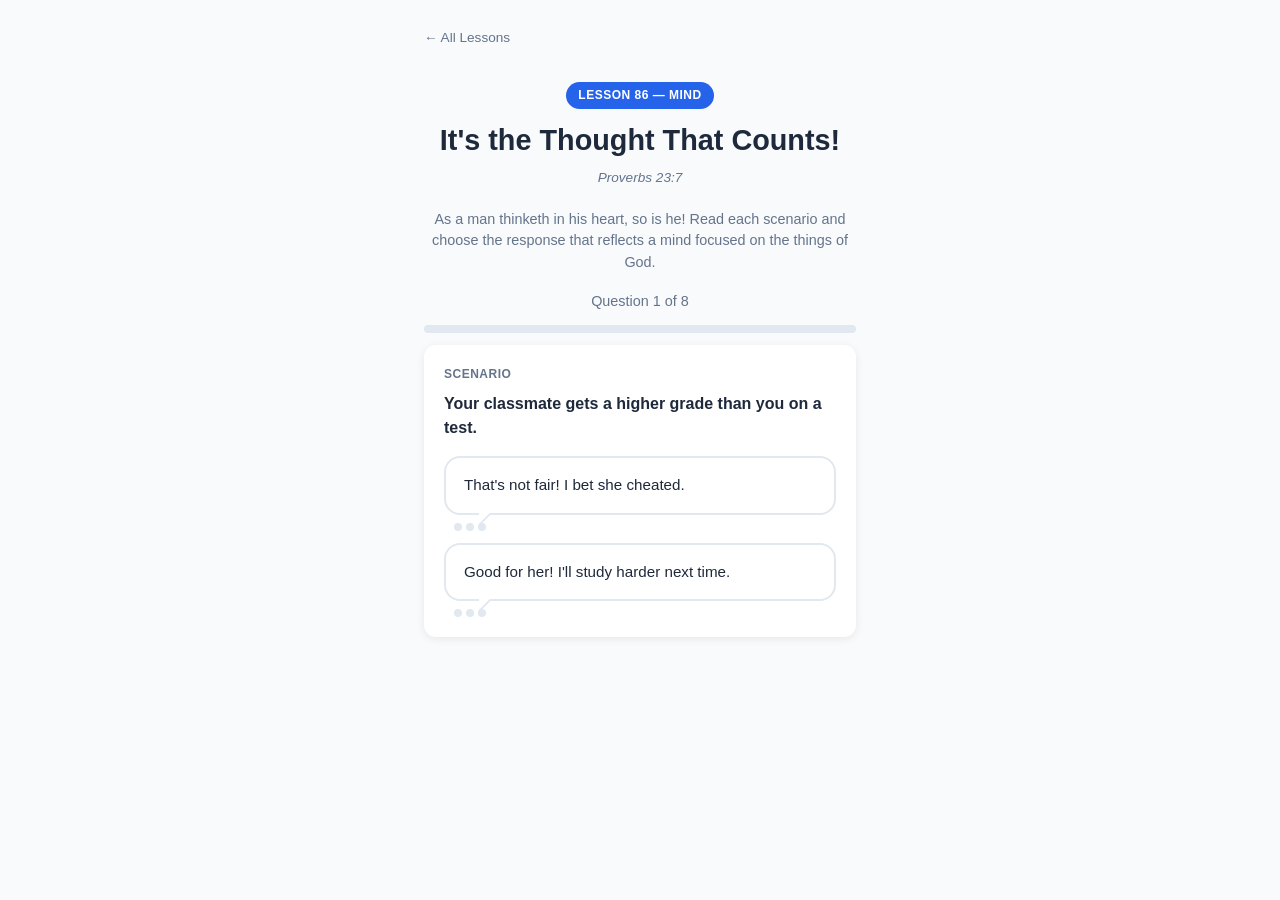
<file: lessons/86-mind/thought-that-counts.html>
<!DOCTYPE html>
<html lang="en">
<head>
  <meta charset="UTF-8">
  <meta name="viewport" content="width=device-width, initial-scale=1.0">
  <title>It's the Thought That Counts! — Lesson 86: Mind</title>
  <link rel="stylesheet" href="../../css/shared.css">
  <style>
    .intro-text {
      font-size: 0.9rem;
      color: var(--text-light);
      text-align: center;
      margin-bottom: 16px;
      line-height: 1.5;
    }

    .scenario-card {
      background: var(--card-bg);
      border-radius: var(--radius);
      box-shadow: var(--shadow);
      padding: 20px;
      margin-bottom: 16px;
    }

    .scenario-label {
      font-size: 0.75rem;
      text-transform: uppercase;
      letter-spacing: 0.5px;
      color: var(--text-light);
      font-weight: 600;
      margin-bottom: 8px;
    }

    .scenario-text {
      font-size: 1rem;
      font-weight: 600;
      line-height: 1.5;
      margin-bottom: 16px;
    }

    .thought-bubbles {
      display: flex;
      flex-direction: column;
      gap: 12px;
    }

    .thought-bubble {
      position: relative;
      background: var(--card-bg);
      border: 2px solid var(--border);
      border-radius: 16px;
      padding: 16px 18px;
      cursor: pointer;
      transition: transform 0.15s, border-color 0.2s, background 0.2s;
      user-select: none;
      line-height: 1.5;
      font-size: 0.95rem;
    }

    .thought-bubble::after {
      content: '';
      position: absolute;
      bottom: -10px;
      left: 24px;
      width: 16px;
      height: 16px;
      background: inherit;
      border: inherit;
      border-width: 0 2px 2px 0;
      border-radius: 0 0 4px 0;
      transform: rotate(45deg);
      clip-path: polygon(0 0, 100% 0, 100% 100%);
    }

    .thought-bubble:hover {
      transform: scale(1.02);
      border-color: var(--primary);
    }

    .thought-bubble:active {
      transform: scale(0.98);
    }

    .thought-bubble.disabled {
      pointer-events: none;
      cursor: default;
    }

    .thought-bubble.correct-reveal {
      background: #dcfce7;
      border-color: var(--success);
    }

    .thought-bubble.correct-reveal::after {
      background: #dcfce7;
      border-color: var(--success);
    }

    .thought-bubble.wrong-reveal {
      background: #fef2f2;
      border-color: var(--error);
    }

    .thought-bubble.wrong-reveal::after {
      background: #fef2f2;
      border-color: var(--error);
    }

    .bubble-dots {
      display: flex;
      gap: 4px;
      margin-top: 8px;
      padding-left: 10px;
    }

    .bubble-dot {
      width: 8px;
      height: 8px;
      border-radius: 50%;
      background: var(--border);
    }

    .correct-reveal + .bubble-dots .bubble-dot {
      background: var(--success);
    }

    .wrong-reveal + .bubble-dots .bubble-dot {
      background: var(--error);
    }

    .phil-category {
      text-align: center;
      margin-top: 12px;
      font-size: 0.85rem;
      font-weight: 700;
      color: var(--primary-dark);
      text-transform: uppercase;
      letter-spacing: 1px;
      display: none;
    }

    .phil-category.show {
      display: block;
    }

    .completion-screen {
      text-align: center;
      padding: 30px 20px;
      display: none;
    }

    .completion-screen .big-icon {
      font-size: 3rem;
      margin-bottom: 12px;
    }

    .full-verse {
      background: #f0fdf4;
      border-left: 4px solid var(--success);
      padding: 16px;
      border-radius: 0 8px 8px 0;
      font-style: italic;
      margin: 16px 0;
      line-height: 1.7;
    }

    .full-verse .ref {
      display: block;
      text-align: right;
      font-style: normal;
      font-weight: 600;
      color: var(--text-light);
      margin-top: 8px;
    }

    .score-result {
      font-size: 1.1rem;
      font-weight: 600;
      color: var(--primary-dark);
      margin: 16px 0;
    }
  </style>
</head>
<body>
  <div class="container">
    <a href="../../index.html" class="back-link">&larr; All Lessons</a>

    <div class="activity-header">
      <span class="lesson-tag">Lesson 86 — Mind</span>
      <h1>It's the Thought That Counts!</h1>
      <p class="verse-ref">Proverbs 23:7</p>
    </div>

    <div id="game-screen">
      <p class="intro-text">
        As a man thinketh in his heart, so is he! Read each scenario and choose the response that reflects a mind focused on the things of God.
      </p>

      <div class="score-display">
        Question <span id="q-num">1</span> of <span id="q-total">8</span>
      </div>
      <div class="progress-bar"><div class="fill" style="width:0%"></div></div>

      <div class="scenario-card">
        <div class="scenario-label">Scenario</div>
        <div class="scenario-text" id="scenario-text"></div>

        <div class="thought-bubbles" id="thought-bubbles"></div>

        <div class="phil-category" id="phil-category"></div>

        <div class="feedback" id="feedback"></div>
      </div>
    </div>

    <div class="completion-screen" id="completion-screen">
      <div class="big-icon">&#x1F9E0;</div>
      <h2>Mind Transformed!</h2>

      <div class="full-verse">
        "For as he thinketh in his heart, so is he."
        <span class="ref">&mdash; Proverbs 23:7</span>
      </div>

      <div class="full-verse">
        "Finally, brethren, whatsoever things are true, whatsoever things are honest, whatsoever things are just, whatsoever things are pure, whatsoever things are lovely, whatsoever things are of good report; if there be any virtue, and if there be any praise, think on these things."
        <span class="ref">&mdash; Philippians 4:8</span>
      </div>

      <p class="intro-text">
        Our thoughts shape who we are. When we fill our minds with things that are true, honest, just, pure, and lovely, God transforms us from the inside out!
      </p>

      <p class="score-result" id="score-result"></p>

      <button class="btn btn-primary btn-block" onclick="restart()">Try Again</button>
    </div>
  </div>

  <script src="../../js/shared.js"></script>
  <script>
    var SCENARIOS = [
      {
        scenario: 'Your classmate gets a higher grade than you on a test.',
        wrong: "That's not fair! I bet she cheated.",
        wrongLabel: 'Jealousy',
        right: "Good for her! I'll study harder next time.",
        rightLabel: 'Kindness',
        category: 'LOVELY'
      },
      {
        scenario: 'A new kid at church sits alone during lunch.',
        wrong: 'Not my problem. They should make their own friends.',
        wrongLabel: 'Selfishness',
        right: 'I should go sit with them and introduce myself.',
        rightLabel: 'Love',
        category: 'GOOD REPORT'
      },
      {
        scenario: 'Your friend gets the lead role in the church play, and you got a small part.',
        wrong: "I deserved that role! I'm not even going to try in my part.",
        wrongLabel: 'Jealousy',
        right: "I'm happy for my friend! I'll do my best in my part too.",
        rightLabel: 'Contentment',
        category: 'VIRTUE'
      },
      {
        scenario: 'Someone at school says something mean about your clothes.',
        wrong: "I'll say something even meaner back to them!",
        wrongLabel: 'Malice',
        right: "That hurt, but I'll pray for them and not respond with anger.",
        rightLabel: 'Grace',
        category: 'PURE'
      },
      {
        scenario: 'Your sibling accidentally breaks your favorite toy.',
        wrong: "I'm going to break something of theirs so they know how it feels!",
        wrongLabel: 'Revenge',
        right: "It was an accident. I forgive them \u2014 things can be replaced.",
        rightLabel: 'Forgiveness',
        category: 'JUST'
      },
      {
        scenario: 'You see a younger kid being bullied on the playground.',
        wrong: "I don't want to get involved. It's not my business.",
        wrongLabel: 'Indifference',
        right: 'I should stand up for them and tell an adult.',
        rightLabel: 'Courage',
        category: 'HONEST'
      },
      {
        scenario: 'Your parents ask you to do extra chores on a Saturday.',
        wrong: "This is so unfair! None of my friends have to do this.",
        wrongLabel: 'Complaining',
        right: "I'll do it cheerfully \u2014 the Bible says to obey my parents.",
        rightLabel: 'Obedience',
        category: 'TRUE'
      },
      {
        scenario: 'A friend shares exciting news about a family vacation.',
        wrong: 'My family never goes anywhere nice. Must be nice to be rich.',
        wrongLabel: 'Envy',
        right: "That sounds amazing! I'm glad you get to go!",
        rightLabel: 'Joy',
        category: 'PRAISE'
      }
    ];

    var currentIndex = 0;
    var firstTryCorrect = 0;
    var usedFirstTry = true;
    var locked = false;

    function init() {
      currentIndex = 0;
      firstTryCorrect = 0;
      document.getElementById('q-total').textContent = SCENARIOS.length;
      loadScenario(0);
    }

    function loadScenario(index) {
      currentIndex = index;
      usedFirstTry = true;
      locked = false;

      var s = SCENARIOS[index];
      document.getElementById('q-num').textContent = index + 1;
      document.getElementById('scenario-text').textContent = s.scenario;

      SSA.updateProgress(
        document.querySelector('.progress-bar'),
        index, SCENARIOS.length
      );

      // Build the two response options in shuffled order
      var options = [
        { text: s.right, correct: true },
        { text: s.wrong, correct: false }
      ];
      options = SSA.shuffle(options);

      var container = document.getElementById('thought-bubbles');
      container.innerHTML = '';

      options.forEach(function(opt, i) {
        // Bubble wrapper (holds bubble + dots)
        var wrapper = document.createElement('div');
        wrapper.className = 'bubble-wrapper';

        var bubble = document.createElement('div');
        bubble.className = 'thought-bubble';
        bubble.textContent = opt.text;
        bubble.dataset.correct = opt.correct ? 'true' : 'false';
        bubble.onclick = function() { selectBubble(bubble); };

        var dots = document.createElement('div');
        dots.className = 'bubble-dots';
        for (var d = 0; d < 3; d++) {
          var dot = document.createElement('div');
          dot.className = 'bubble-dot';
          dots.appendChild(dot);
        }

        wrapper.appendChild(bubble);
        wrapper.appendChild(dots);
        container.appendChild(wrapper);
      });

      // Hide category and feedback
      var catEl = document.getElementById('phil-category');
      catEl.classList.remove('show');
      catEl.textContent = '';
      document.getElementById('feedback').style.display = 'none';
    }

    function selectBubble(bubbleEl) {
      if (locked) return;

      var isCorrect = bubbleEl.dataset.correct === 'true';
      var s = SCENARIOS[currentIndex];

      // Get all bubbles
      var allBubbles = document.querySelectorAll('.thought-bubble');

      if (isCorrect) {
        locked = true;

        if (usedFirstTry) {
          firstTryCorrect++;
        }

        // Reveal both bubbles
        allBubbles.forEach(function(b) {
          b.classList.add('disabled');
          if (b.dataset.correct === 'true') {
            b.classList.add('correct-reveal');
          } else {
            b.classList.add('wrong-reveal');
          }
        });

        // Show Phil 4:8 category
        var catEl = document.getElementById('phil-category');
        catEl.textContent = 'Philippians 4:8 \u2014 ' + s.category;
        catEl.classList.add('show');

        SSA.showFeedback(
          document.getElementById('feedback'),
          true,
          "That's the mind of Christ!",
          0
        );

        setTimeout(function() {
          if (currentIndex + 1 < SCENARIOS.length) {
            loadScenario(currentIndex + 1);
          } else {
            showCompletion();
          }
        }, 2500);
      } else {
        usedFirstTry = false;

        // Flash the wrong one red briefly
        bubbleEl.classList.add('wrong-reveal');
        bubbleEl.classList.add('disabled');

        SSA.showFeedback(
          document.getElementById('feedback'),
          false,
          'Think again \u2014 what would Philippians 4:8 say?'
        );

        // Remove the red flash after a moment so they can try again
        setTimeout(function() {
          bubbleEl.classList.remove('wrong-reveal');
          bubbleEl.classList.remove('disabled');
        }, 1200);
      }
    }

    function showCompletion() {
      document.getElementById('game-screen').style.display = 'none';
      var screen = document.getElementById('completion-screen');
      screen.style.display = 'block';

      SSA.updateProgress(
        document.querySelector('.progress-bar'),
        SCENARIOS.length, SCENARIOS.length
      );

      document.getElementById('score-result').textContent =
        firstTryCorrect + ' of ' + SCENARIOS.length + ' correct on first try';
    }

    function restart() {
      document.getElementById('completion-screen').style.display = 'none';
      document.getElementById('game-screen').style.display = 'block';
      init();
    }

    init();
  </script>
</body>
</html>
</file>
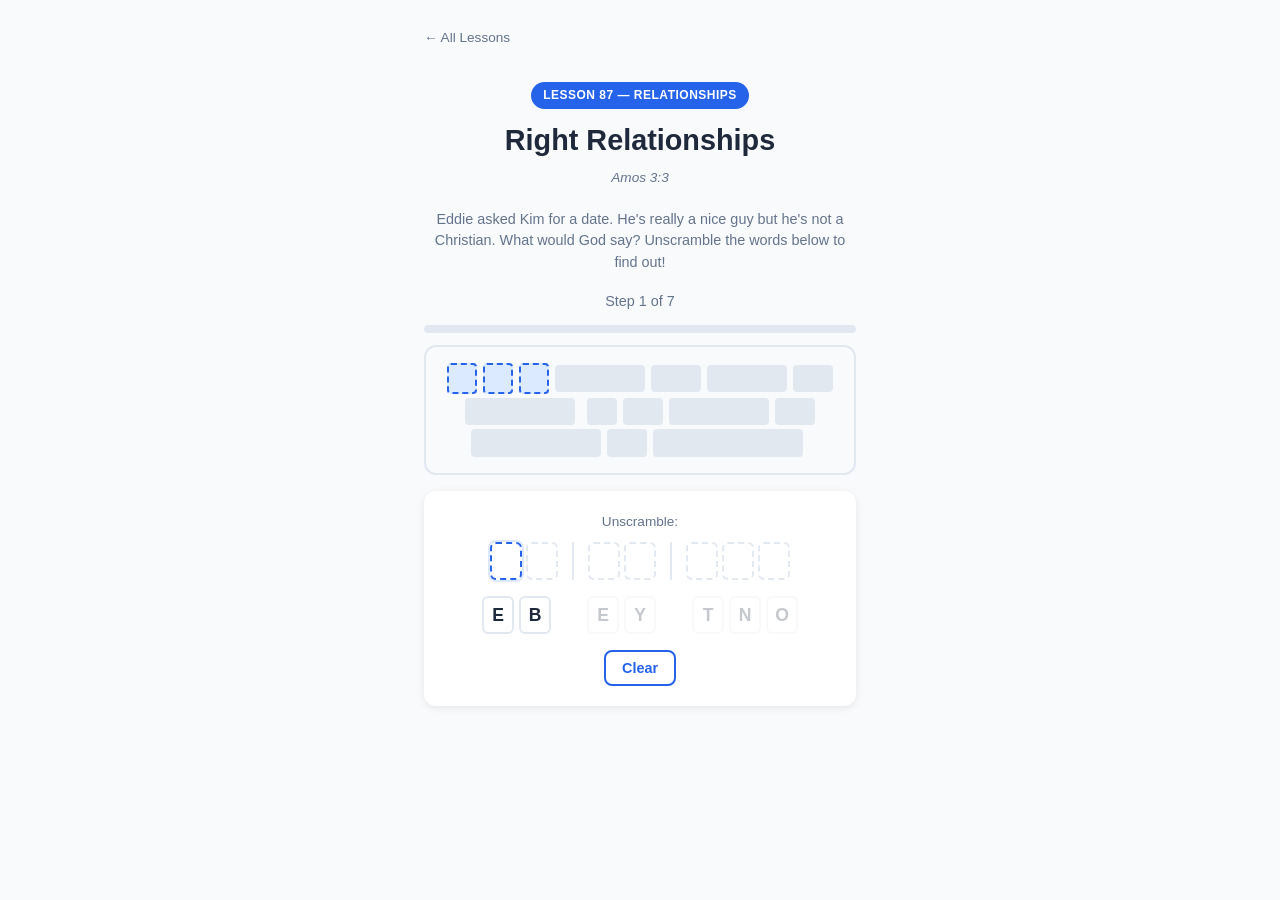
<file: lessons/87-relationships/right-relationships.html>
<!DOCTYPE html>
<html lang="en">
<head>
  <meta charset="UTF-8">
  <meta name="viewport" content="width=device-width, initial-scale=1.0">
  <title>Right Relationships — Lesson 87: Relationships</title>
  <link rel="stylesheet" href="../../css/shared.css">
  <style>
    .intro-text {
      font-size: 0.9rem;
      color: var(--text-light);
      text-align: center;
      margin-bottom: 16px;
      line-height: 1.5;
    }

    /* Assembled verse display */
    .verse-progress {
      background: #f8fafc;
      border: 2px solid var(--border);
      border-radius: var(--radius);
      padding: 14px 16px;
      margin-bottom: 16px;
      line-height: 1.8;
      text-align: center;
    }

    .verse-word {
      display: inline-block;
      font-weight: 600;
      font-size: 0.95rem;
      margin: 2px 3px;
    }

    .verse-word.solved {
      color: var(--primary);
    }

    .verse-word.unsolved {
      color: transparent;
      background: var(--border);
      border-radius: 4px;
      min-width: 30px;
      letter-spacing: 2px;
    }

    .verse-word.current {
      color: transparent;
      background: #dbeafe;
      border-radius: 4px;
      border: 2px dashed var(--primary);
      min-width: 30px;
    }

    .verse-word.punctuation {
      color: var(--text-light);
      background: none;
      border: none;
      min-width: auto;
      margin-left: -2px;
    }

    /* Puzzle area */
    .puzzle-label {
      text-align: center;
      font-size: 0.85rem;
      color: var(--text-light);
      margin-bottom: 10px;
    }

    .word-group-display {
      display: flex;
      flex-wrap: wrap;
      justify-content: center;
      align-items: center;
      gap: 14px;
      margin-bottom: 16px;
    }

    .single-word-puzzle {
      display: flex;
      flex-direction: column;
      align-items: center;
      gap: 8px;
    }

    .target-slots {
      display: flex;
      gap: 4px;
      justify-content: center;
    }

    .target-slot {
      width: 32px;
      height: 38px;
      border: 2px dashed var(--border);
      border-radius: 6px;
      display: flex;
      align-items: center;
      justify-content: center;
      font-size: 1.1rem;
      font-weight: 700;
      background: white;
      transition: border-color 0.2s, background 0.2s;
    }

    .target-slot.filled {
      background: #dbeafe;
      border-style: solid;
      border-color: var(--primary);
      color: var(--primary-dark);
    }

    .target-slot.correct {
      background: #dcfce7;
      border-style: solid;
      border-color: var(--success);
      color: #166534;
    }

    .target-slot.active-word {
      border-color: var(--primary);
      box-shadow: 0 0 0 2px rgba(37, 99, 235, 0.15);
    }

    .word-separator {
      width: 2px;
      height: 38px;
      background: var(--border);
      border-radius: 1px;
    }

    .letter-tiles {
      display: flex;
      flex-wrap: wrap;
      gap: 5px;
      justify-content: center;
    }

    .letter-tile {
      width: 32px;
      height: 38px;
      background: white;
      border: 2px solid var(--border);
      border-radius: 6px;
      display: flex;
      align-items: center;
      justify-content: center;
      font-size: 1.1rem;
      font-weight: 700;
      cursor: pointer;
      transition: transform 0.1s, opacity 0.2s, border-color 0.15s;
      user-select: none;
    }

    .letter-tile:hover { border-color: var(--primary); transform: scale(1.05); }
    .letter-tile:active { transform: scale(0.95); }

    .letter-tile.used {
      opacity: 0.25;
      pointer-events: none;
      border-color: var(--border);
    }

    .letter-tile.locked {
      opacity: 0.25;
      pointer-events: none;
    }

    .tile-group {
      display: flex;
      flex-wrap: wrap;
      gap: 5px;
      justify-content: center;
    }

    .tile-divider {
      width: 8px;
    }

    .action-row {
      display: flex;
      gap: 8px;
      justify-content: center;
      margin-top: 14px;
    }

    .action-row .btn { font-size: 0.9rem; padding: 8px 16px; }

    .hint-btn {
      display: block;
      margin: 10px auto 0;
      font-size: 0.8rem;
      padding: 6px 14px;
    }

    /* Completion screen */
    .completion-screen {
      text-align: center;
      padding: 30px 20px;
      display: none;
    }

    .completion-screen .big-icon { font-size: 3rem; margin-bottom: 12px; }
    .completion-screen h2 { margin-bottom: 8px; }

    .full-verse {
      background: #f0fdf4;
      border-left: 4px solid var(--success);
      padding: 16px;
      border-radius: 0 8px 8px 0;
      font-style: italic;
      margin: 16px 0;
      line-height: 1.7;
    }

    .full-verse .ref {
      display: block;
      text-align: right;
      font-style: normal;
      font-weight: 600;
      color: var(--text-light);
      margin-top: 8px;
    }
  </style>
</head>
<body>
  <div class="container">
    <a href="../../index.html" class="back-link">&larr; All Lessons</a>

    <div class="activity-header">
      <span class="lesson-tag">Lesson 87 — Relationships</span>
      <h1>Right Relationships</h1>
      <p class="verse-ref">Amos 3:3</p>
    </div>

    <!-- Game Screen -->
    <div id="game-screen">
      <p class="intro-text">
        Eddie asked Kim for a date. He's really a nice guy but he's not a
        Christian. What would God say? Unscramble the words below to find out!
      </p>

      <div class="score-display">
        Step <span id="step-num">1</span> of <span id="step-total">7</span>
      </div>
      <div class="progress-bar"><div class="fill" style="width:0%"></div></div>

      <div class="verse-progress" id="verse-progress"></div>

      <div class="card">
        <div class="puzzle-label" id="puzzle-label">Unscramble:</div>

        <div id="puzzle-area">
          <div class="word-group-display" id="target-area"></div>
          <div class="word-group-display" id="tiles-area"></div>
        </div>

        <div class="action-row">
          <button class="btn btn-outline" onclick="clearCurrentWord()">Clear</button>
        </div>

        <button class="btn btn-outline hint-btn" id="hint-btn" onclick="showHint()" style="display:none;">Need help? Reveal first letter</button>

        <div class="feedback" id="feedback"></div>
      </div>
    </div>

    <!-- Completion Screen -->
    <div class="completion-screen" id="completion-screen">
      <div class="big-icon">&#x1F9E9;</div>
      <h2>Verse Unscrambled!</h2>
      <p>You unscrambled the whole verse:</p>

      <div class="full-verse">
        &ldquo;Be ye not unequally yoked together with unbelievers: for what
        fellowship hath righteousness with unrighteousness?&rdquo;
        <span class="ref">&mdash; 2 Corinthians 6:14</span>
      </div>

      <div class="full-verse">
        &ldquo;Can two walk together, except they be agreed?&rdquo;
        <span class="ref">&mdash; Amos 3:3</span>
      </div>

      <p class="intro-text" style="margin-top: 16px;">
        God wants us to choose our closest relationships wisely. Just like
        puzzle pieces that fit together, He wants us to walk with people who
        share our faith and values.
      </p>

      <button class="btn btn-primary btn-block" onclick="restart()">Try Again</button>
    </div>
  </div>

  <script src="../../js/shared.js"></script>
  <script>
    /*
     * Word groups: each step is an array of words the student must unscramble.
     * The full verse is: "Be ye not unequally yoked together with unbelievers
     * for what fellowship hath righteousness with unrighteousness"
     *
     * Punctuation is rendered separately in the verse progress display.
     */
    const STEPS = [
      { words: ['BE', 'YE', 'NOT'] },
      { words: ['UNEQUALLY'] },
      { words: ['YOKED', 'TOGETHER'] },
      { words: ['WITH', 'UNBELIEVERS'] },
      { words: ['FOR', 'WHAT', 'FELLOWSHIP'] },
      { words: ['HATH', 'RIGHTEOUSNESS'] },
      { words: ['WITH', 'UNRIGHTEOUSNESS'] }
    ];

    // The full verse words in order (for progress display)
    const VERSE_WORDS = [
      'Be', 'ye', 'not', 'unequally', 'yoked', 'together', 'with',
      'unbelievers', 'for', 'what', 'fellowship', 'hath',
      'righteousness', 'with', 'unrighteousness'
    ];

    // Punctuation after certain word indices (0-based)
    const PUNCTUATION = {
      7: ':',   // after "unbelievers"
      14: '?'   // after "unrighteousness"
    };

    const TOTAL_STEPS = STEPS.length;

    let currentStep = 0;
    let solvedStepCount = 0;

    // Per-step state
    let wordStates = [];  // { word, letters[], guessed[], solved }
    let activeWordIdx = 0;

    function init() {
      document.getElementById('step-total').textContent = TOTAL_STEPS;
      solvedStepCount = 0;
      currentStep = 0;
      renderVerseProgress();
      loadStep(0);
    }

    /* ---- Verse Progress Display ---- */

    function getWordRangeForStep(stepIdx) {
      let offset = 0;
      for (let i = 0; i < stepIdx && i < STEPS.length; i++) {
        offset += STEPS[i].words.length;
      }
      const count = stepIdx < STEPS.length ? STEPS[stepIdx].words.length : 0;
      return { start: offset, end: offset + count };
    }

    function renderVerseProgress() {
      const container = document.getElementById('verse-progress');
      container.innerHTML = '';

      const currentRange = getWordRangeForStep(currentStep);
      const solvedUpTo = getWordRangeForStep(solvedStepCount).start;

      VERSE_WORDS.forEach((word, i) => {
        const span = document.createElement('span');
        span.className = 'verse-word';

        if (i < solvedUpTo) {
          span.classList.add('solved');
          span.textContent = word;
        } else if (i >= currentRange.start && i < currentRange.end) {
          span.classList.add('current');
          // Show blanks matching word length
          span.textContent = '\u00A0'.repeat(word.length);
          span.style.minWidth = Math.max(30, word.length * 10) + 'px';
        } else {
          span.classList.add('unsolved');
          span.textContent = '\u00A0'.repeat(word.length);
          span.style.minWidth = Math.max(30, word.length * 10) + 'px';
        }

        container.appendChild(span);

        // Add punctuation if present after this word
        if (PUNCTUATION[i]) {
          const punc = document.createElement('span');
          punc.className = 'verse-word punctuation';
          if (i < solvedUpTo) {
            punc.textContent = PUNCTUATION[i];
          } else {
            punc.textContent = '\u00A0';
          }
          container.appendChild(punc);
        }
      });
    }

    /* ---- Scramble Utility ---- */

    function scrambleWord(word) {
      const letters = word.split('');
      if (letters.length <= 1) return letters;
      let scrambled = SSA.shuffle(letters);
      // Ensure scrambled is NOT the same as original
      let attempts = 0;
      while (scrambled.join('') === word && attempts < 20) {
        scrambled = SSA.shuffle(letters);
        attempts++;
      }
      return scrambled;
    }

    /* ---- Load a Step ---- */

    function loadStep(stepIdx) {
      currentStep = stepIdx;
      activeWordIdx = 0;

      document.getElementById('step-num').textContent = stepIdx + 1;
      SSA.updateProgress(
        document.querySelector('.progress-bar'),
        stepIdx, TOTAL_STEPS
      );

      // Build word states
      wordStates = STEPS[stepIdx].words.map(word => ({
        word: word,
        letters: scrambleWord(word),
        guessed: [],
        solved: false,
        wrongAttempts: 0,
        hintedCount: 0
      }));

      renderVerseProgress();
      renderPuzzle();
      document.getElementById('feedback').style.display = 'none';
      document.getElementById('hint-btn').style.display = 'none';
    }

    /* ---- Render the Puzzle ---- */

    function renderPuzzle() {
      renderTargets();
      renderTiles();
    }

    function renderTargets() {
      const container = document.getElementById('target-area');
      container.innerHTML = '';

      wordStates.forEach((ws, wIdx) => {
        if (wIdx > 0) {
          const sep = document.createElement('div');
          sep.className = 'word-separator';
          container.appendChild(sep);
        }

        const group = document.createElement('div');
        group.className = 'single-word-puzzle';

        const slots = document.createElement('div');
        slots.className = 'target-slots';

        for (let i = 0; i < ws.word.length; i++) {
          const slot = document.createElement('div');
          slot.className = 'target-slot';

          if (ws.solved) {
            slot.classList.add('correct');
            slot.textContent = ws.word[i];
          } else if (i < ws.guessed.length) {
            const hinted = ws.hintedCount || 0;
            if (i < hinted) {
              slot.classList.add('correct');
            } else {
              slot.classList.add('filled');
            }
            slot.textContent = ws.guessed[i];
            // Allow clicking filled (non-hinted) slots to remove from end
            if (wIdx === activeWordIdx && i >= hinted) {
              slot.style.cursor = 'pointer';
              slot.onclick = () => undoGuessTo(wIdx, i);
            }
          } else if (wIdx === activeWordIdx && i === ws.guessed.length) {
            slot.classList.add('active-word');
          }

          slots.appendChild(slot);
        }

        group.appendChild(slots);
        container.appendChild(group);
      });
    }

    function renderTiles() {
      const container = document.getElementById('tiles-area');
      container.innerHTML = '';

      wordStates.forEach((ws, wIdx) => {
        if (wIdx > 0) {
          const spacer = document.createElement('div');
          spacer.className = 'tile-divider';
          container.appendChild(spacer);
        }

        const tileGroup = document.createElement('div');
        tileGroup.className = 'tile-group';

        ws.letters.forEach((letter, lIdx) => {
          const tile = document.createElement('div');
          tile.className = 'letter-tile';
          tile.textContent = letter;

          if (ws.solved) {
            tile.classList.add('locked');
          } else if (ws.usedIndices && ws.usedIndices.includes(lIdx)) {
            tile.classList.add('used');
          } else if (wIdx !== activeWordIdx) {
            tile.classList.add('locked');
          } else {
            tile.onclick = () => tapTile(wIdx, lIdx);
          }

          tileGroup.appendChild(tile);
        });

        container.appendChild(tileGroup);
      });
    }

    /* ---- Tap a Tile ---- */

    function tapTile(wordIdx, letterIdx) {
      const ws = wordStates[wordIdx];
      if (ws.solved) return;
      if (wordIdx !== activeWordIdx) return;

      // Track used tile indices
      if (!ws.usedIndices) ws.usedIndices = [];
      if (ws.usedIndices.includes(letterIdx)) return;

      ws.usedIndices.push(letterIdx);
      ws.guessed.push(ws.letters[letterIdx]);

      renderPuzzle();

      // Check if word is complete
      if (ws.guessed.length === ws.word.length) {
        checkWord(wordIdx);
      }
    }

    /* ---- Undo guess: remove from a position to end ---- */

    function undoGuessTo(wordIdx, fromPos) {
      const ws = wordStates[wordIdx];
      if (ws.solved) return;
      const hinted = ws.hintedCount || 0;
      if (fromPos < hinted) return;

      // Remove from fromPos onward
      const removeCount = ws.guessed.length - fromPos;
      ws.guessed.splice(fromPos, removeCount);

      // Also remove corresponding used indices
      if (ws.usedIndices) {
        ws.usedIndices.splice(ws.usedIndices.length - removeCount, removeCount);
      }

      renderPuzzle();
    }

    /* ---- Clear Current Word ---- */

    function clearCurrentWord() {
      const ws = wordStates[activeWordIdx];
      if (ws.solved) return;

      const hinted = ws.hintedCount || 0;
      ws.guessed = ws.guessed.slice(0, hinted);
      ws.usedIndices = (ws.usedIndices || []).slice(0, hinted);

      renderPuzzle();
      document.getElementById('feedback').style.display = 'none';
    }

    /* ---- Check Word ---- */

    function checkWord(wordIdx) {
      const ws = wordStates[wordIdx];
      const guess = ws.guessed.join('');

      if (guess === ws.word) {
        ws.solved = true;
        renderPuzzle();

        // Find next unsolved word in this step
        const nextUnsolved = wordStates.findIndex((w, i) => i > wordIdx && !w.solved);

        if (nextUnsolved !== -1) {
          // More words in this group
          activeWordIdx = nextUnsolved;
          SSA.showFeedback(
            document.getElementById('feedback'),
            true,
            'Got it! Now unscramble the next word.'
          );
          renderPuzzle();
        } else if (wordStates.every(w => w.solved)) {
          // All words in this step are solved
          solvedStepCount = currentStep + 1;
          renderVerseProgress();

          SSA.showFeedback(
            document.getElementById('feedback'),
            true,
            'Correct! Step ' + (currentStep + 1) + ' complete!',
            0
          );

          setTimeout(() => {
            if (currentStep + 1 < TOTAL_STEPS) {
              loadStep(currentStep + 1);
            } else {
              showCompletion();
            }
          }, 2500);
        }
      } else {
        ws.wrongAttempts = (ws.wrongAttempts || 0) + 1;
        if (ws.wrongAttempts >= 2) {
          document.getElementById('hint-btn').style.display = 'block';
          SSA.showFeedback(
            document.getElementById('feedback'),
            false,
            'Not quite — try the hint if you\'re stuck!'
          );
        } else {
          SSA.showFeedback(
            document.getElementById('feedback'),
            false,
            'Not quite right. Tap Clear and try again!'
          );
        }

        // Reset this word after feedback (preserve hinted letters)
        setTimeout(() => {
          if (!ws.solved) {
            const hinted = ws.hintedCount || 0;
            ws.guessed = ws.guessed.slice(0, hinted);
            ws.usedIndices = (ws.usedIndices || []).slice(0, hinted);
            renderPuzzle();
          }
        }, 2500);
      }
    }

    /* ---- Hint ---- */

    function showHint() {
      const ws = wordStates[activeWordIdx];
      if (ws.solved || ws.hintedCount > 0) return;

      // Clear current guess
      ws.guessed = [];
      ws.usedIndices = [];

      // Find tile for first letter
      const firstLetter = ws.word[0];
      for (let i = 0; i < ws.letters.length; i++) {
        if (ws.letters[i] === firstLetter) {
          ws.guessed = [firstLetter];
          ws.usedIndices = [i];
          ws.hintedCount = 1;
          break;
        }
      }

      renderPuzzle();
      document.getElementById('hint-btn').style.display = 'none';
    }

    /* ---- Completion ---- */

    function showCompletion() {
      document.getElementById('game-screen').style.display = 'none';
      document.getElementById('completion-screen').style.display = 'block';

      SSA.updateProgress(
        document.querySelector('.progress-bar'),
        TOTAL_STEPS, TOTAL_STEPS
      );
    }

    function restart() {
      document.getElementById('completion-screen').style.display = 'none';
      document.getElementById('game-screen').style.display = 'block';
      init();
    }

    init();
  </script>
</body>
</html>
</file>
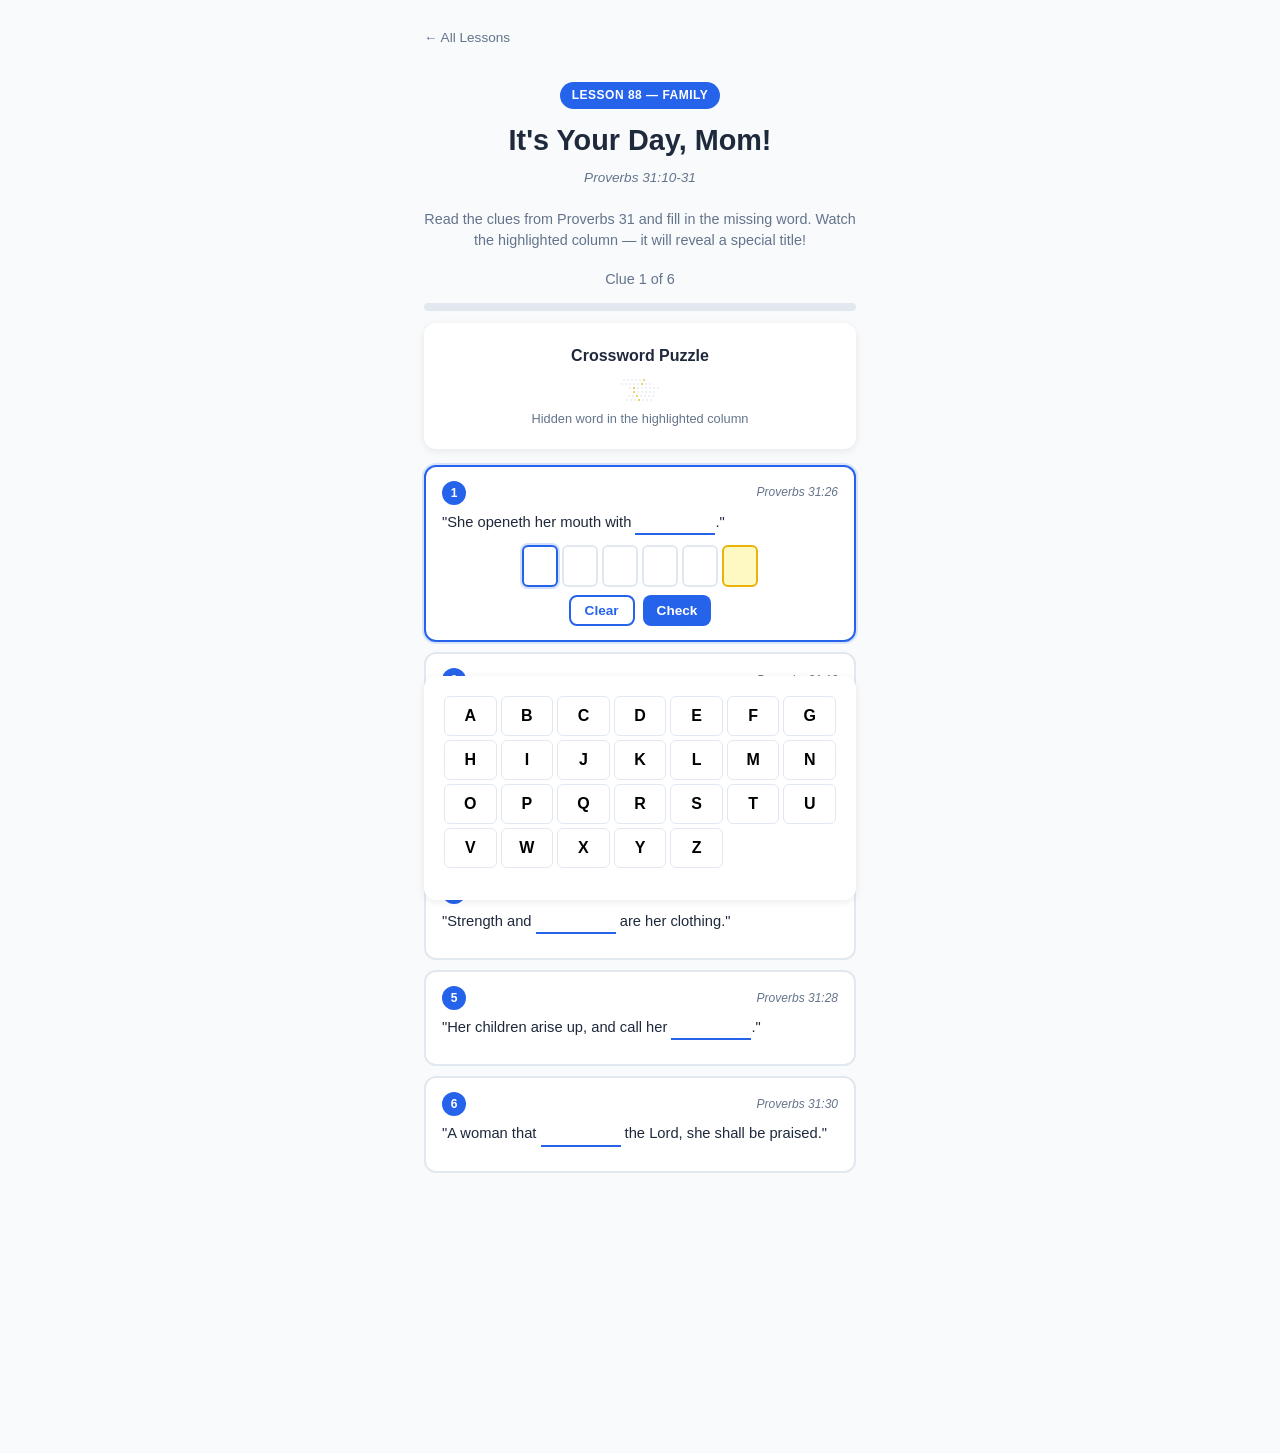
<file: lessons/88-family/special-mom.html>
<!DOCTYPE html>
<html lang="en">
<head>
  <meta charset="UTF-8">
  <meta name="viewport" content="width=device-width, initial-scale=1.0">
  <title>It's Your Day, Mom! — Lesson 88: Family</title>
  <link rel="stylesheet" href="../../css/shared.css">
  <style>
    .intro-text {
      font-size: 0.9rem;
      color: var(--text-light);
      text-align: center;
      margin-bottom: 16px;
      line-height: 1.5;
    }

    /* Clue list */
    .clue-list {
      list-style: none;
      margin-bottom: 16px;
    }

    .clue-item {
      background: var(--card-bg);
      border: 2px solid var(--border);
      border-radius: var(--radius);
      padding: 14px 16px;
      margin-bottom: 10px;
      transition: border-color 0.2s, background 0.2s;
    }

    .clue-item.active {
      border-color: var(--primary);
      box-shadow: 0 0 0 2px rgba(37, 99, 235, 0.15);
    }

    .clue-item.solved {
      border-color: var(--success);
      background: #f0fdf4;
    }

    .clue-item.solved .clue-input-area { display: none; }

    .clue-number {
      display: inline-block;
      background: var(--primary);
      color: white;
      width: 24px;
      height: 24px;
      border-radius: 50%;
      text-align: center;
      line-height: 24px;
      font-size: 0.75rem;
      font-weight: 700;
      margin-right: 8px;
      flex-shrink: 0;
    }

    .clue-item.solved .clue-number {
      background: var(--success);
    }

    .clue-header {
      display: flex;
      align-items: center;
      margin-bottom: 6px;
    }

    .clue-ref {
      font-size: 0.75rem;
      color: var(--text-light);
      margin-left: auto;
      font-style: italic;
    }

    .clue-text {
      font-size: 0.92rem;
      line-height: 1.5;
      margin-bottom: 10px;
    }

    .clue-text .blank {
      display: inline-block;
      min-width: 80px;
      border-bottom: 2px solid var(--primary);
      text-align: center;
      font-weight: 700;
      color: var(--primary-dark);
      letter-spacing: 1px;
    }

    .clue-item.solved .clue-text .blank {
      border-bottom-color: var(--success);
      color: var(--success);
    }

    /* Letter slots for active clue */
    .clue-input-area {
      display: none;
    }

    .clue-item.active .clue-input-area {
      display: block;
    }

    .letter-slots {
      display: flex;
      justify-content: center;
      gap: 4px;
      flex-wrap: wrap;
      margin-bottom: 8px;
    }

    .letter-slot {
      width: 32px;
      height: 38px;
      border: 2px solid var(--border);
      border-radius: 6px;
      display: flex;
      align-items: center;
      justify-content: center;
      font-size: 1.1rem;
      font-weight: 700;
      background: white;
      transition: border-color 0.2s, background 0.2s;
    }

    .letter-slot.active {
      border-color: var(--primary);
      box-shadow: 0 0 0 2px rgba(37, 99, 235, 0.2);
    }

    .letter-slot.filled {
      background: #dbeafe;
      border-color: var(--primary);
      color: var(--primary-dark);
    }

    .letter-slot.highlight {
      background: #fef9c3;
      border-color: #eab308;
    }

    .letter-slot.highlight.filled {
      background: #fde047;
      border-color: #ca8a04;
      color: #713f12;
    }

    .input-actions {
      display: flex;
      gap: 8px;
      justify-content: center;
      margin-top: 8px;
    }

    .input-actions .btn {
      font-size: 0.85rem;
      padding: 6px 14px;
    }

    /* A-Z letter buttons */
    .letter-buttons {
      display: grid;
      grid-template-columns: repeat(7, 1fr);
      gap: 4px;
      margin-bottom: 12px;
    }

    .letter-btn {
      padding: 10px 2px;
      border: 1px solid var(--border);
      border-radius: 6px;
      background: white;
      font-size: 1rem;
      font-weight: 600;
      cursor: pointer;
      transition: background 0.15s;
    }

    .letter-btn:hover { background: #e2e8f0; }
    .letter-btn:active { background: #dbeafe; }

    #keyboard-card {
      position: sticky;
      bottom: 0;
      z-index: 10;
    }

    /* Crossword grid */
    .crossword-section {
      margin-bottom: 16px;
    }

    .crossword-section h2 {
      text-align: center;
      font-size: 1rem;
      margin-bottom: 10px;
      color: var(--text);
    }

    .crossword-grid {
      display: flex;
      flex-direction: column;
      align-items: center;
      gap: 2px;
      margin-bottom: 8px;
    }

    .crossword-row {
      display: flex;
      gap: 2px;
    }

    .crossword-cell {
      flex: 1;
      min-width: 0;
      max-width: 26px;
      aspect-ratio: 1;
      border: 1px solid var(--border);
      border-radius: 3px;
      display: flex;
      align-items: center;
      justify-content: center;
      font-size: 0.75rem;
      font-weight: 700;
      background: white;
      color: var(--text);
      transition: background 0.3s, color 0.3s;
    }

    .crossword-cell.empty {
      border: none;
      background: transparent;
    }

    .crossword-cell.highlight-col {
      background: #fef9c3;
      border-color: #eab308;
    }

    .crossword-cell.filled {
      background: #dbeafe;
      border-color: var(--primary);
      color: var(--primary-dark);
    }

    .crossword-cell.highlight-col.filled {
      background: #fde047;
      border-color: #ca8a04;
      color: #713f12;
    }

    .hidden-word-label {
      text-align: center;
      font-size: 0.8rem;
      color: var(--text-light);
      margin-top: 4px;
    }

    /* Feedback */
    .feedback {
      margin: 10px 0;
    }

    /* Completion screen */
    .completion-screen {
      text-align: center;
      padding: 30px 20px;
      display: none;
    }

    .completion-screen .big-icon {
      font-size: 3rem;
      margin-bottom: 12px;
    }

    .completion-screen h2 {
      margin-bottom: 8px;
    }

    .hidden-word-reveal {
      font-size: 2.2rem;
      font-weight: 800;
      letter-spacing: 6px;
      color: #ca8a04;
      background: #fef9c3;
      border: 3px solid #eab308;
      border-radius: var(--radius);
      padding: 16px 24px;
      margin: 20px auto;
      display: inline-block;
    }

    .full-verse {
      background: #f0fdf4;
      border-left: 4px solid var(--success);
      padding: 16px;
      border-radius: 0 8px 8px 0;
      font-style: italic;
      margin: 16px 0;
      line-height: 1.7;
      text-align: left;
    }

    .full-verse .ref {
      display: block;
      text-align: right;
      font-style: normal;
      font-weight: 600;
      color: var(--text-light);
      margin-top: 8px;
    }

    @media (min-width: 600px) {
      .crossword-cell {
        max-width: 30px;
        font-size: 0.85rem;
      }

      .letter-slot {
        width: 36px;
        height: 42px;
        font-size: 1.2rem;
      }
    }
  </style>
</head>
<body>
  <div class="container">
    <a href="../../index.html" class="back-link">&larr; All Lessons</a>

    <div class="activity-header">
      <span class="lesson-tag">Lesson 88 &mdash; Family</span>
      <h1>It's Your Day, Mom!</h1>
      <p class="verse-ref">Proverbs 31:10-31</p>
    </div>

    <div id="game-screen">
      <p class="intro-text">
        Read the clues from Proverbs 31 and fill in the missing word. Watch the highlighted column &mdash; it will reveal a special title!
      </p>

      <div class="score-display">
        Clue <span id="clue-num">1</span> of <span id="clue-total">6</span>
      </div>
      <div class="progress-bar"><div class="fill" style="width:0%"></div></div>

      <!-- Crossword Grid -->
      <div class="crossword-section card">
        <h2>Crossword Puzzle</h2>
        <div class="crossword-grid" id="crossword-grid"></div>
        <div class="hidden-word-label">Hidden word in the highlighted column</div>
      </div>

      <!-- Clue List -->
      <ul class="clue-list" id="clue-list"></ul>

      <!-- Letter Buttons -->
      <div class="card" id="keyboard-card">
        <div class="letter-buttons" id="letter-buttons"></div>
      </div>

      <div class="feedback" id="feedback"></div>
    </div>

    <!-- Completion Screen -->
    <div class="completion-screen" id="completion-screen">
      <div class="big-icon">&#x1F490;</div>
      <h2>Happy Mother's Day!</h2>

      <p class="intro-text">The hidden word is:</p>
      <div class="hidden-word-reveal">MOTHER</div>

      <div class="full-verse">
        &ldquo;Children, obey your parents in all things: for this is well pleasing unto the Lord.&rdquo;
        <span class="ref">&mdash; Colossians 3:20</span>
      </div>

      <div class="full-verse">
        &ldquo;As for me and my house, we will serve the Lord.&rdquo;
        <span class="ref">&mdash; Joshua 24:15</span>
      </div>

      <p class="intro-text">
        God has given us families as a blessing. When each family member fulfills their God-given responsibilities, the whole family is blessed. Honor your parents and thank God for your family!
      </p>

      <button class="btn btn-primary btn-block" onclick="restart()">Try Again</button>
    </div>
  </div>

  <script src="../../js/shared.js"></script>
  <script>
    /* ===== Data ===== */
    var CLUES = [
      {
        num: 1,
        verse: '"She openeth her mouth with ______."',
        ref: 'Proverbs 31:26',
        answer: 'WISDOM',
        keyIndex: 5,   // 0-indexed position of key letter in word
        gridStart: 0   // 0-indexed column where word starts in grid
      },
      {
        num: 2,
        verse: '"Who can find a ______ woman?"',
        ref: 'Proverbs 31:10',
        answer: 'VIRTUOUS',
        keyIndex: 5,
        gridStart: 0
      },
      {
        num: 3,
        verse: '"She girdeth her loins with ______."',
        ref: 'Proverbs 31:17',
        answer: 'STRENGTH',
        keyIndex: 1,
        gridStart: 4
      },
      {
        num: 4,
        verse: '"Strength and ______ are her clothing."',
        ref: 'Proverbs 31:25',
        answer: 'HONOUR',
        keyIndex: 0,
        gridStart: 5
      },
      {
        num: 5,
        verse: '"Her children arise up, and call her ______."',
        ref: 'Proverbs 31:28',
        answer: 'BLESSED',
        keyIndex: 2,
        gridStart: 3
      },
      {
        num: 6,
        verse: '"A woman that ______ the Lord, she shall be praised."',
        ref: 'Proverbs 31:30',
        answer: 'FEARETH',
        keyIndex: 3,
        gridStart: 2
      }
    ];

    var HIDDEN_WORD = 'MOTHER';
    var HIGHLIGHT_COL = 5; // 0-indexed column in grid that spells MOTHER
    var GRID_COLS = 12;    // total columns needed for the widest span

    var activeClue = 0;
    var solvedCount = 0;
    var slotIndex = 0;
    var currentGuess = [];

    /* ===== Init ===== */
    function init() {
      activeClue = 0;
      solvedCount = 0;
      slotIndex = 0;
      currentGuess = [];
      document.getElementById('clue-total').textContent = CLUES.length;
      buildCrosswordGrid();
      buildClueList();
      buildLetterButtons();
      activateClue(0);
    }

    /* ===== Crossword Grid ===== */
    function buildCrosswordGrid() {
      var grid = document.getElementById('crossword-grid');
      grid.innerHTML = '';

      // Calculate the actual column range used
      var minCol = GRID_COLS;
      var maxCol = 0;
      CLUES.forEach(function(c) {
        if (c.gridStart < minCol) minCol = c.gridStart;
        var end = c.gridStart + c.answer.length - 1;
        if (end > maxCol) maxCol = end;
      });

      for (var r = 0; r < CLUES.length; r++) {
        var row = document.createElement('div');
        row.className = 'crossword-row';

        for (var col = minCol; col <= maxCol; col++) {
          var cell = document.createElement('div');
          var c = CLUES[r];
          var localCol = col - c.gridStart;

          if (localCol >= 0 && localCol < c.answer.length) {
            cell.className = 'crossword-cell';
            cell.id = 'grid-' + r + '-' + col;
            if (col === HIGHLIGHT_COL) {
              cell.classList.add('highlight-col');
            }
          } else {
            cell.className = 'crossword-cell empty';
          }

          row.appendChild(cell);
        }

        grid.appendChild(row);
      }
    }

    function fillGridRow(clueIdx) {
      var c = CLUES[clueIdx];
      for (var i = 0; i < c.answer.length; i++) {
        var col = c.gridStart + i;
        var cell = document.getElementById('grid-' + clueIdx + '-' + col);
        if (cell) {
          cell.textContent = c.answer[i];
          cell.classList.add('filled');
        }
      }
    }

    /* ===== Clue List ===== */
    function buildClueList() {
      var list = document.getElementById('clue-list');
      list.innerHTML = '';

      CLUES.forEach(function(c, i) {
        var li = document.createElement('li');
        li.className = 'clue-item';
        li.id = 'clue-item-' + i;

        // Header row
        var header = document.createElement('div');
        header.className = 'clue-header';
        header.innerHTML =
          '<span class="clue-number">' + c.num + '</span>' +
          '<span class="clue-ref">' + c.ref + '</span>';
        li.appendChild(header);

        // Verse text with blank
        var text = document.createElement('div');
        text.className = 'clue-text';
        text.id = 'clue-text-' + i;
        var parts = c.verse.split('______');
        text.innerHTML = parts[0] + '<span class="blank" id="clue-blank-' + i + '">&nbsp;</span>' + parts[1];
        li.appendChild(text);

        // Input area (letter slots + actions)
        var inputArea = document.createElement('div');
        inputArea.className = 'clue-input-area';

        var slots = document.createElement('div');
        slots.className = 'letter-slots';
        slots.id = 'slots-' + i;

        for (var j = 0; j < c.answer.length; j++) {
          var slot = document.createElement('div');
          slot.className = 'letter-slot';
          slot.id = 'slot-' + i + '-' + j;
          if (j === c.keyIndex) {
            slot.classList.add('highlight');
          }
          slots.appendChild(slot);
        }

        inputArea.appendChild(slots);

        var actions = document.createElement('div');
        actions.className = 'input-actions';
        actions.innerHTML =
          '<button class="btn btn-outline" onclick="clearCurrent()">Clear</button>' +
          '<button class="btn btn-primary" onclick="submitAnswer()">Check</button>';
        inputArea.appendChild(actions);

        li.appendChild(inputArea);
        list.appendChild(li);
      });
    }

    /* ===== Letter Buttons ===== */
    function buildLetterButtons() {
      var container = document.getElementById('letter-buttons');
      container.innerHTML = '';
      'ABCDEFGHIJKLMNOPQRSTUVWXYZ'.split('').forEach(function(letter) {
        var btn = document.createElement('button');
        btn.className = 'letter-btn';
        btn.textContent = letter;
        btn.onclick = function() { pickLetter(letter); };
        container.appendChild(btn);
      });
    }

    /* ===== Activate Clue ===== */
    function activateClue(idx) {
      activeClue = idx;
      slotIndex = 0;
      currentGuess = [];

      // Update clue-num display
      document.getElementById('clue-num').textContent = idx + 1;

      // Remove active from all clue items
      CLUES.forEach(function(_, i) {
        var el = document.getElementById('clue-item-' + i);
        el.classList.remove('active');
      });

      // Set active
      var item = document.getElementById('clue-item-' + idx);
      item.classList.add('active');

      // Reset slots
      var c = CLUES[idx];
      for (var j = 0; j < c.answer.length; j++) {
        var slot = document.getElementById('slot-' + idx + '-' + j);
        slot.textContent = '';
        slot.classList.remove('filled');
        if (j === 0) {
          slot.classList.add('active');
        } else {
          slot.classList.remove('active');
        }
      }

      // Scroll clue into view
      item.scrollIntoView({ behavior: 'smooth', block: 'center' });

      SSA.updateProgress(
        document.querySelector('.progress-bar'),
        solvedCount, CLUES.length
      );
    }

    /* ===== Pick Letter ===== */
    function pickLetter(letter) {
      var c = CLUES[activeClue];
      if (slotIndex >= c.answer.length) return;

      currentGuess.push(letter);
      var slot = document.getElementById('slot-' + activeClue + '-' + slotIndex);
      slot.textContent = letter;
      slot.classList.add('filled');
      slot.classList.remove('active');

      slotIndex++;
      if (slotIndex < c.answer.length) {
        document.getElementById('slot-' + activeClue + '-' + slotIndex).classList.add('active');
      }
    }

    /* ===== Clear ===== */
    function clearCurrent() {
      var c = CLUES[activeClue];
      slotIndex = 0;
      currentGuess = [];
      for (var j = 0; j < c.answer.length; j++) {
        var slot = document.getElementById('slot-' + activeClue + '-' + j);
        slot.textContent = '';
        slot.classList.remove('filled');
        if (j === 0) {
          slot.classList.add('active');
        } else {
          slot.classList.remove('active');
        }
      }
      document.getElementById('feedback').style.display = 'none';
    }

    /* ===== Submit ===== */
    function submitAnswer() {
      var c = CLUES[activeClue];
      var guess = currentGuess.join('');

      if (guess.length < c.answer.length) {
        SSA.showFeedback(
          document.getElementById('feedback'),
          false,
          'Fill in all the letters first!'
        );
        return;
      }

      if (guess === c.answer) {
        solvedCount++;

        SSA.showFeedback(
          document.getElementById('feedback'),
          true,
          'Correct! "' + c.answer + '"'
        );

        // Mark clue solved
        var item = document.getElementById('clue-item-' + activeClue);
        item.classList.remove('active');
        item.classList.add('solved');

        // Fill in the blank text
        document.getElementById('clue-blank-' + activeClue).textContent = c.answer;

        // Fill the crossword grid row
        fillGridRow(activeClue);

        SSA.updateProgress(
          document.querySelector('.progress-bar'),
          solvedCount, CLUES.length
        );

        setTimeout(function() {
          document.getElementById('feedback').style.display = 'none';

          if (solvedCount < CLUES.length) {
            // Find next unsolved clue
            var next = -1;
            for (var i = 0; i < CLUES.length; i++) {
              var el = document.getElementById('clue-item-' + i);
              if (!el.classList.contains('solved')) {
                next = i;
                break;
              }
            }
            if (next >= 0) {
              activateClue(next);
            }
          } else {
            showCompletion();
          }
        }, 2500);
      } else {
        SSA.showFeedback(
          document.getElementById('feedback'),
          false,
          'Not quite \u2014 read the verse carefully and try again!'
        );
        setTimeout(function() { clearCurrent(); }, 2500);
      }
    }

    /* ===== Completion ===== */
    function showCompletion() {
      document.getElementById('game-screen').style.display = 'none';
      var screen = document.getElementById('completion-screen');
      screen.style.display = 'block';

      SSA.updateProgress(
        document.querySelector('.progress-bar'),
        CLUES.length, CLUES.length
      );
    }

    /* ===== Restart ===== */
    function restart() {
      document.getElementById('completion-screen').style.display = 'none';
      document.getElementById('game-screen').style.display = 'block';
      init();
    }

    init();
  </script>
</body>
</html>
</file>
<file: css/shared.css>
/* Sunday School Activities — Shared Styles */
* { box-sizing: border-box; margin: 0; padding: 0; }

:root {
  --primary: #2563eb;
  --primary-dark: #1d4ed8;
  --success: #16a34a;
  --error: #dc2626;
  --warning: #f59e0b;
  --bg: #f8fafc;
  --card-bg: #ffffff;
  --text: #1e293b;
  --text-light: #64748b;
  --border: #e2e8f0;
  --radius: 12px;
  --shadow: 0 2px 8px rgba(0,0,0,0.08);
}

body {
  font-family: -apple-system, BlinkMacSystemFont, 'Segoe UI', Roboto, sans-serif;
  background: var(--bg);
  color: var(--text);
  line-height: 1.6;
  min-height: 100vh;
}

.container {
  max-width: 480px;
  margin: 0 auto;
  padding: 16px;
}

/* Header */
.activity-header {
  text-align: center;
  padding: 20px 0;
}

.activity-header .lesson-tag {
  display: inline-block;
  background: var(--primary);
  color: white;
  font-size: 0.75rem;
  font-weight: 600;
  padding: 4px 12px;
  border-radius: 20px;
  margin-bottom: 8px;
  text-transform: uppercase;
  letter-spacing: 0.5px;
}

.activity-header h1 {
  font-size: 1.5rem;
  margin-bottom: 4px;
}

.activity-header .verse-ref {
  font-size: 0.85rem;
  color: var(--text-light);
  font-style: italic;
}

/* Cards */
.card {
  background: var(--card-bg);
  border-radius: var(--radius);
  box-shadow: var(--shadow);
  padding: 20px;
  margin-bottom: 16px;
}

.card h2 {
  font-size: 1.1rem;
  margin-bottom: 12px;
}

/* Buttons */
.btn {
  display: inline-block;
  padding: 12px 24px;
  border: none;
  border-radius: 8px;
  font-size: 1rem;
  font-weight: 600;
  cursor: pointer;
  transition: transform 0.1s, opacity 0.2s;
  text-decoration: none;
  text-align: center;
}

.btn:active { transform: scale(0.97); }
.btn-primary { background: var(--primary); color: white; }
.btn-primary:hover { background: var(--primary-dark); }
.btn-success { background: var(--success); color: white; }
.btn-outline {
  background: transparent;
  color: var(--primary);
  border: 2px solid var(--primary);
}

.btn-block { display: block; width: 100%; }

/* Feedback */
.feedback {
  padding: 12px 16px;
  border-radius: 8px;
  text-align: center;
  font-weight: 600;
  margin: 12px 0;
  display: none;
}

.feedback.correct {
  background: #dcfce7;
  color: var(--success);
  display: block;
}

.feedback.incorrect {
  background: #fef2f2;
  color: var(--error);
  display: block;
}

/* Progress Bar */
.progress-bar {
  background: var(--border);
  border-radius: 20px;
  height: 8px;
  overflow: hidden;
  margin: 12px 0;
}

.progress-bar .fill {
  background: var(--primary);
  height: 100%;
  border-radius: 20px;
  transition: width 0.4s ease;
}

/* Score Display */
.score-display {
  text-align: center;
  font-size: 0.9rem;
  color: var(--text-light);
  margin: 8px 0;
}

/* Back Link */
.back-link {
  display: inline-flex;
  align-items: center;
  gap: 4px;
  color: var(--text-light);
  text-decoration: none;
  font-size: 0.85rem;
  margin-bottom: 12px;
}

.back-link:hover { color: var(--primary); }

/* Responsive */
@media (min-width: 600px) {
  .container { padding: 24px; }
  .activity-header h1 { font-size: 1.8rem; }
}
</file>
